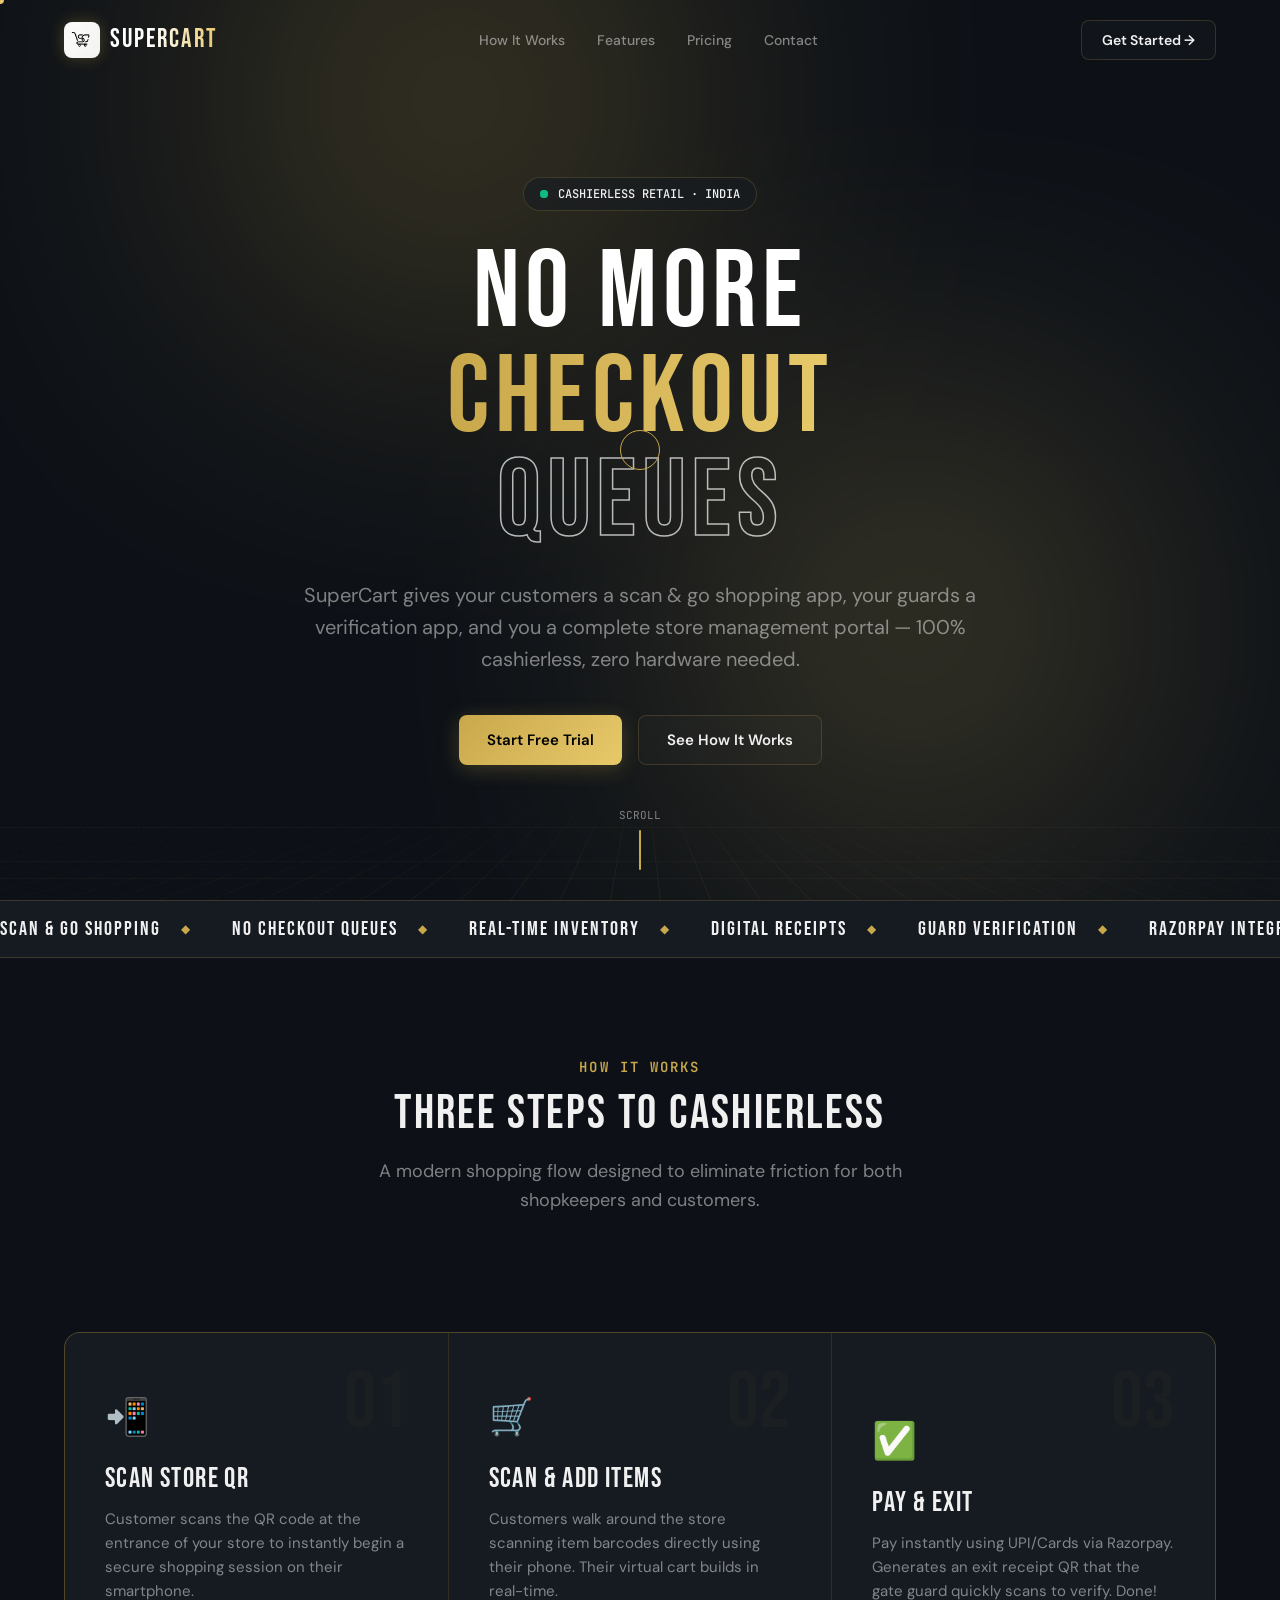
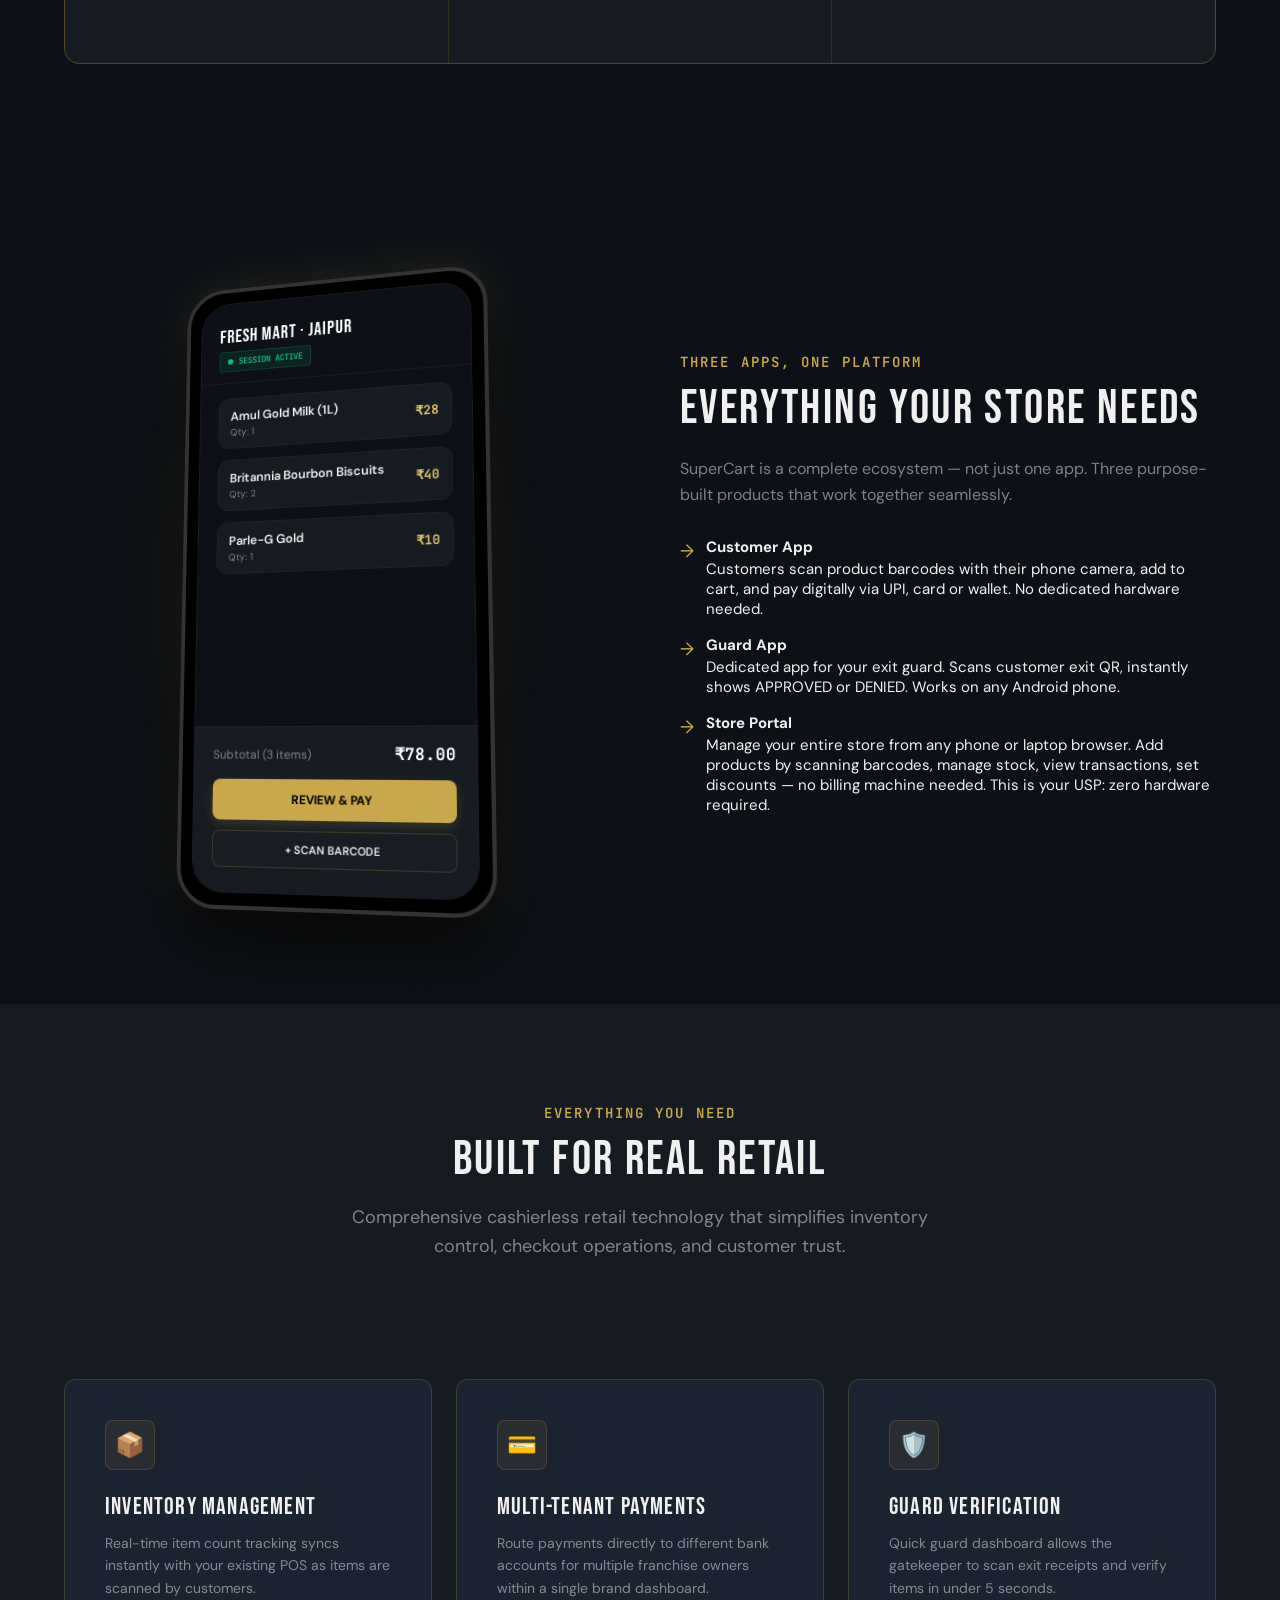
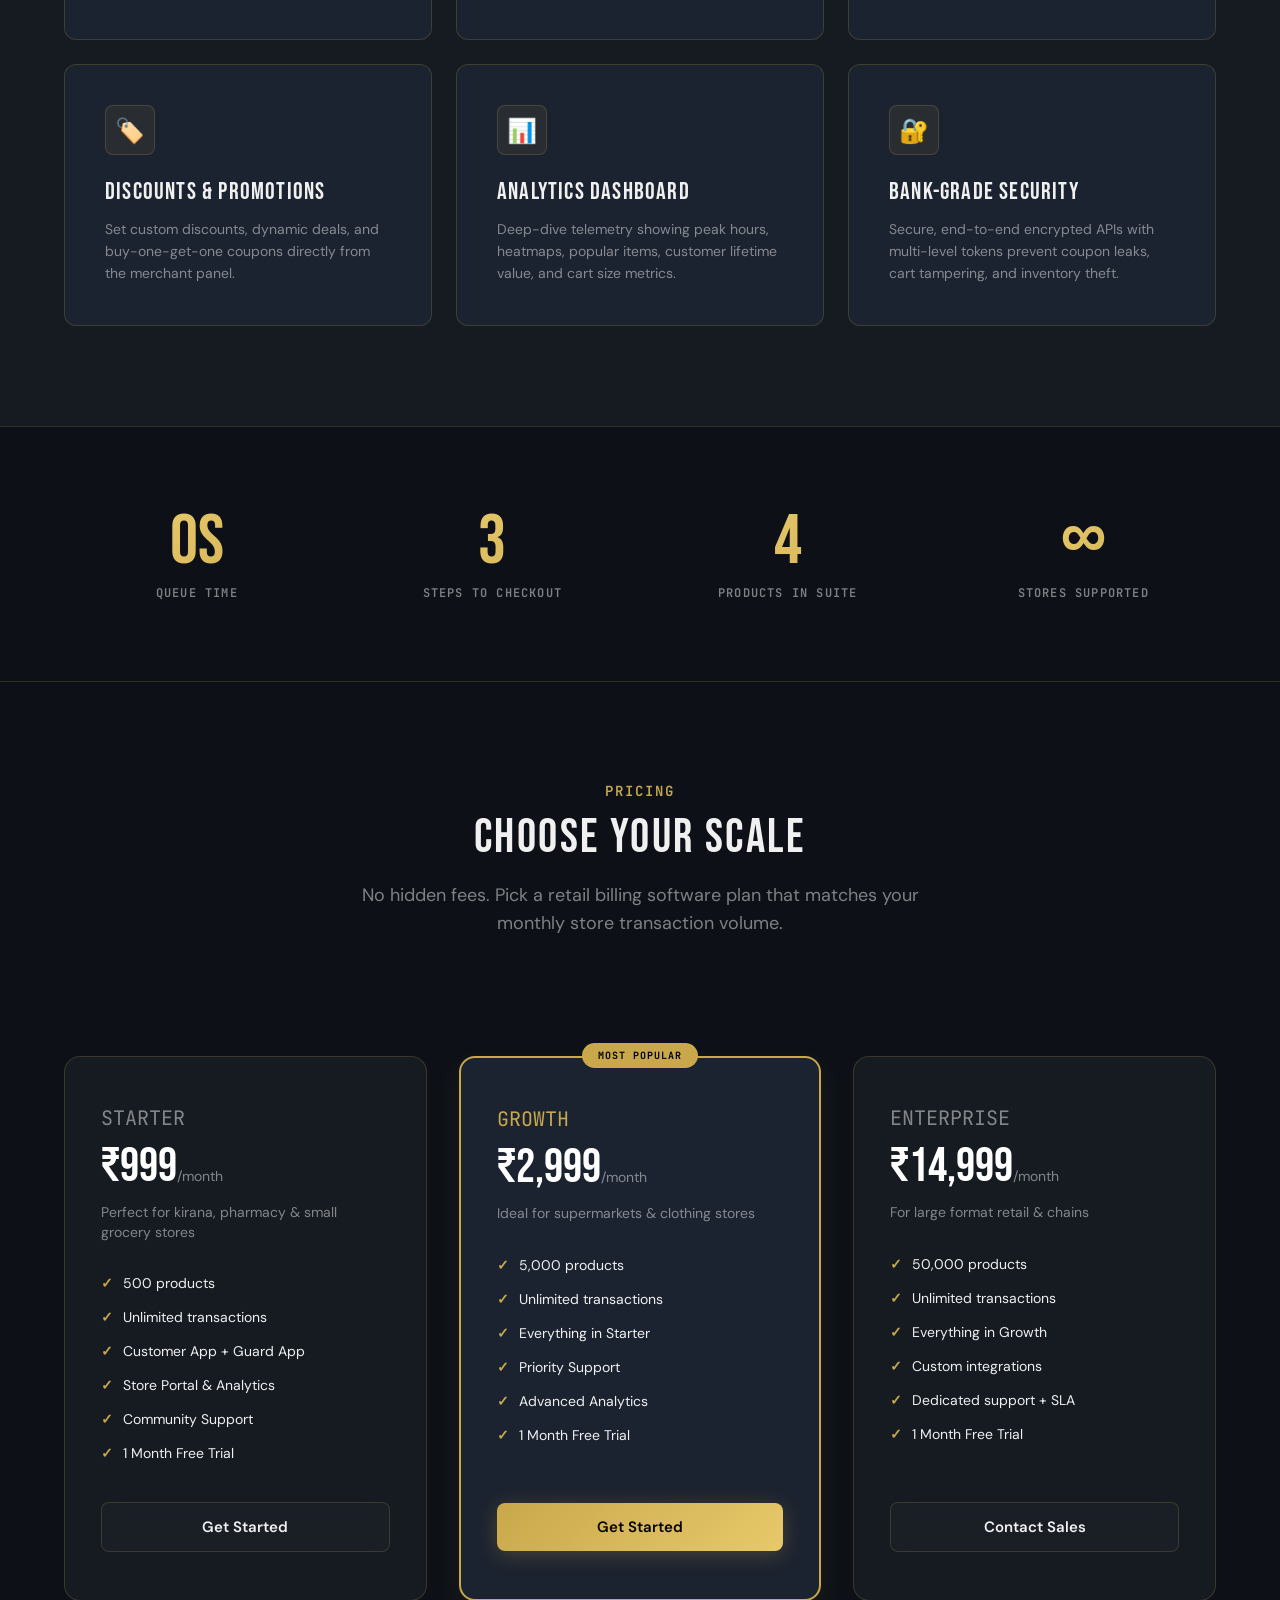
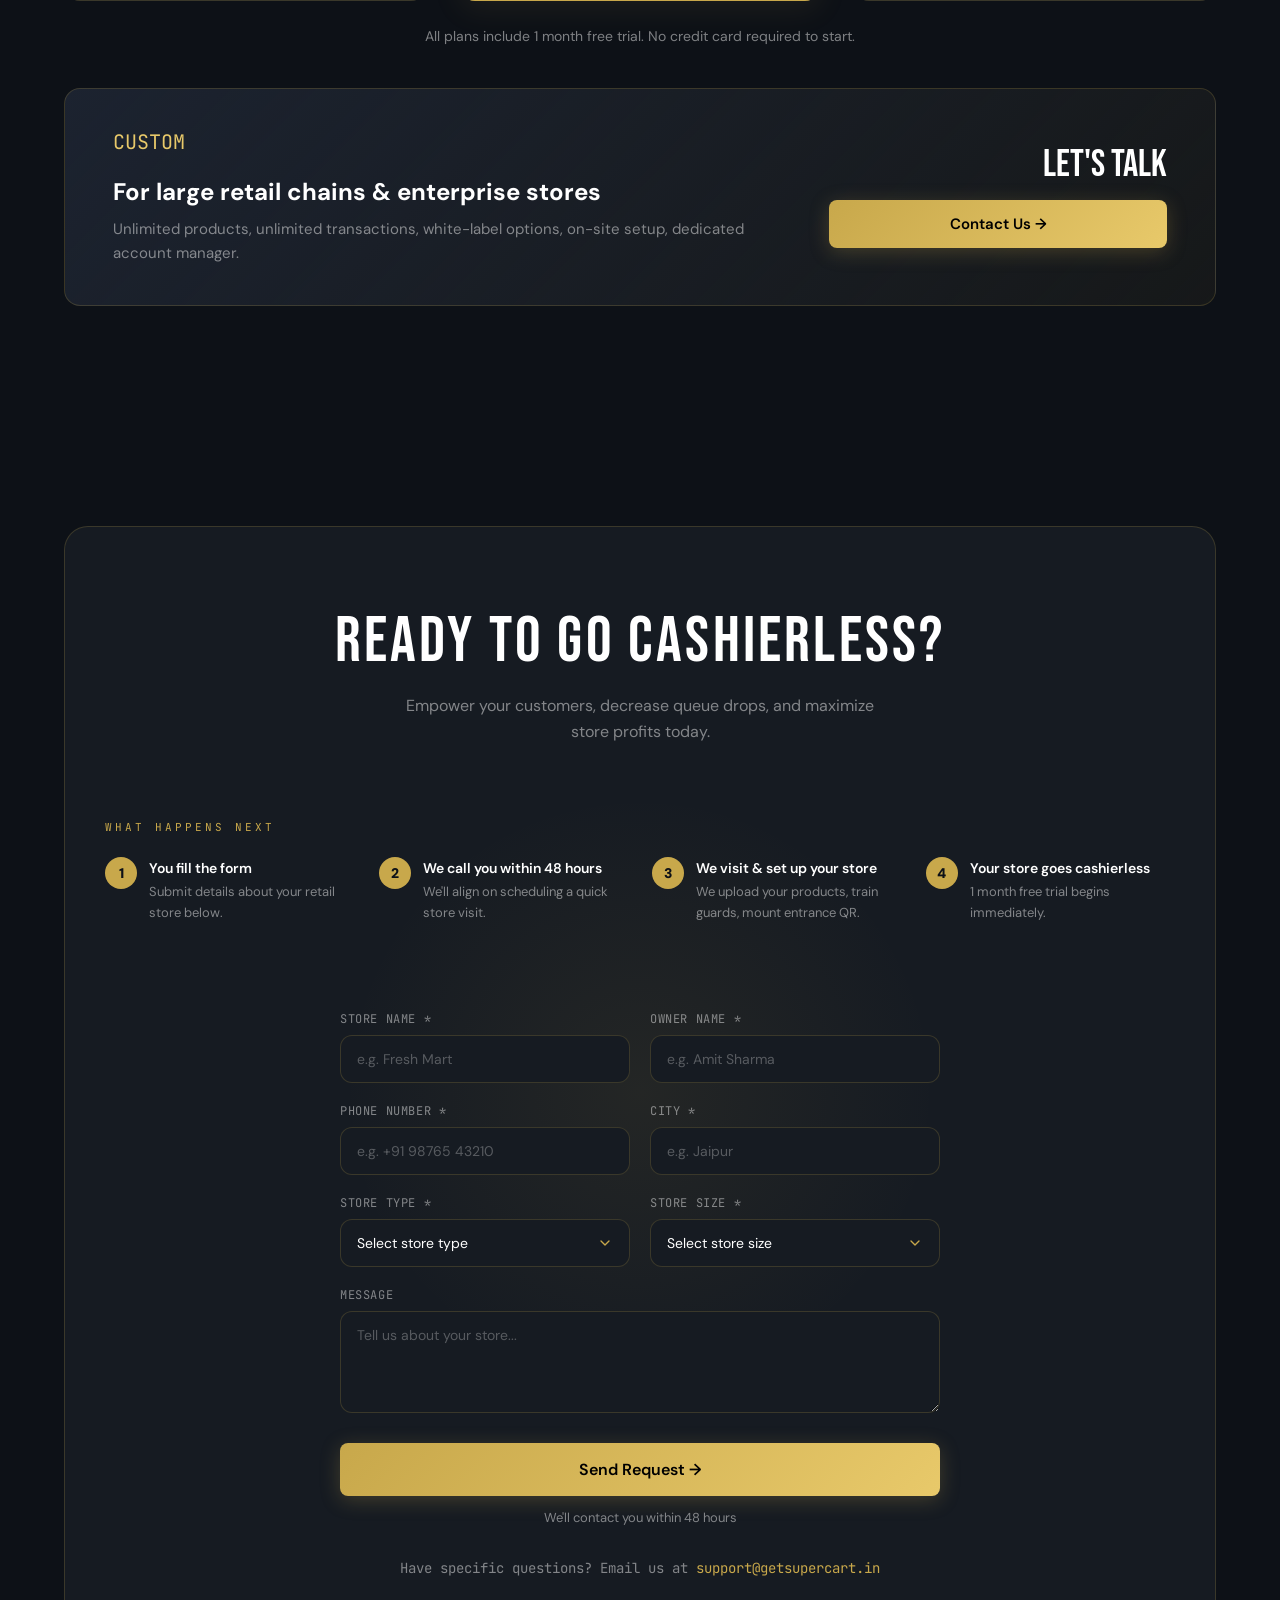
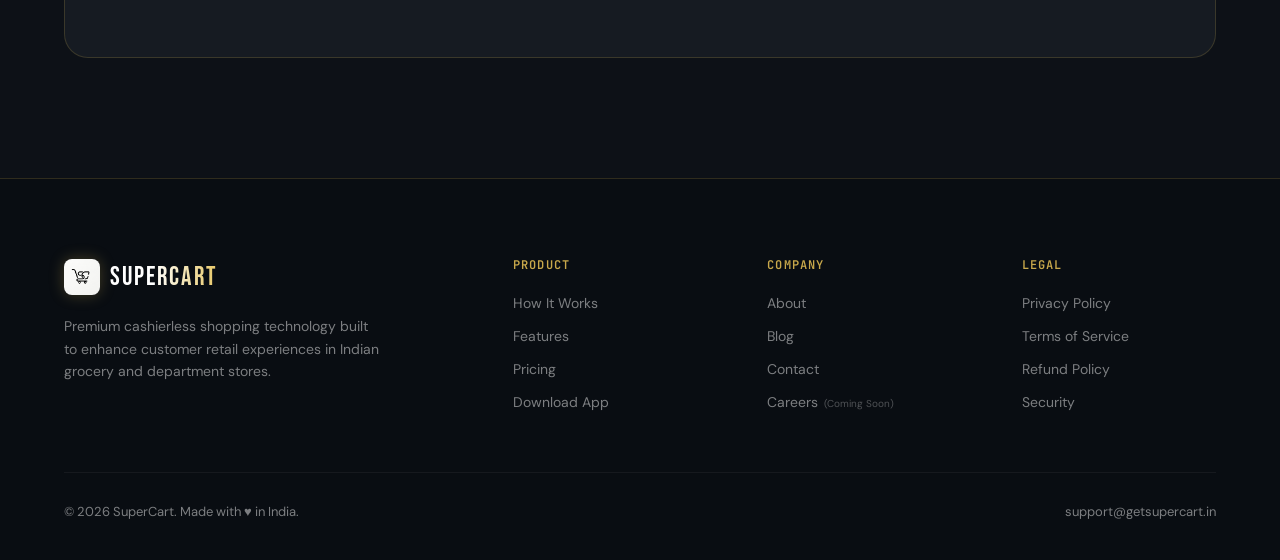
<file: index.html>
<!DOCTYPE html>
<html lang="en">
<head>
  <meta charset="UTF-8">
  <meta name="viewport" content="width=device-width, initial-scale=1.0">
  <title>SuperCart — Cashierless Shopping System for Indian Retail Stores</title>
  <meta name="description" content="SuperCart is India's leading cashierless shopping platform. Let customers scan products, pay digitally & exit without queues. Self-checkout system for grocery stores, supermarkets & retail chains. Starting ₹999/month.">
  <meta name="keywords" content="cashierless shopping India, self checkout system India, retail billing software India, scan and pay shopping, no queue retail India, POS system grocery store India, cashierless retail technology, retail management software India, self checkout app India, scan and go shopping India, cashierless supermarket India, retail SaaS India">
  <meta name="author" content="SuperCart">
  <meta name="robots" content="index, follow">
  <meta name="language" content="English">
  <meta name="geo.region" content="IN">
  <meta name="geo.country" content="India">

  <!-- Open Graph -->
  <meta property="og:type" content="website">
  <meta property="og:url" content="https://getsupercart.in">
  <meta property="og:title" content="SuperCart — No More Checkout Queues | Cashierless Shopping India">
  <meta property="og:description" content="Transform your retail store with SuperCart's cashierless shopping system. Customers scan, pay & go. No queues, no cashiers needed. Starting ₹999/month.">
  <meta property="og:image" content="https://getsupercart.in/og-image.png">
  <meta property="og:locale" content="en_IN">
  <meta property="og:site_name" content="SuperCart">

  <!-- Twitter Card -->
  <meta name="twitter:card" content="summary_large_image">
  <meta name="twitter:title" content="SuperCart — Cashierless Shopping for Indian Retail">
  <meta name="twitter:description" content="No more checkout queues. Customers scan products, pay digitally, exit verified. Built for Indian retail. Starting ₹999/month.">
  <meta name="twitter:image" content="https://getsupercart.in/og-image.png">

  <!-- Canonical -->
  <link rel="canonical" href="https://getsupercart.in">

  <!-- Schema.org structured data -->
  <script type="application/ld+json">
  {
    "@context": "https://schema.org",
    "@type": "SoftwareApplication",
    "name": "SuperCart",
    "description": "Cashierless shopping platform for Indian retail stores. Customers scan products, pay digitally, and exit without queues.",
    "url": "https://getsupercart.in",
    "applicationCategory": "BusinessApplication",
    "operatingSystem": "Android, iOS, Web",
    "offers": [
      {
        "@type": "Offer",
        "name": "Starter Plan",
        "price": "999",
        "priceCurrency": "INR",
        "billingPeriod": "P1M"
      },
      {
        "@type": "Offer", 
        "name": "Growth Plan",
        "price": "2999",
        "priceCurrency": "INR",
        "billingPeriod": "P1M"
      },
      {
        "@type": "Offer",
        "name": "Enterprise Plan", 
        "price": "14999",
        "priceCurrency": "INR",
        "billingPeriod": "P1M"
      }
    ],
    "provider": {
      "@type": "Organization",
      "name": "SuperCart",
      "url": "https://getsupercart.in",
      "email": "support@getsupercart.in",
      "address": {
        "@type": "PostalAddress",
        "addressLocality": "Jaipur",
        "addressRegion": "Rajasthan",
        "addressCountry": "IN"
      }
    }
  }
  </script>

  <!-- FAQ Schema for SEO -->
  <script type="application/ld+json">
  {
    "@context": "https://schema.org",
    "@type": "FAQPage",
    "mainEntity": [
      {
        "@type": "Question",
        "name": "What is SuperCart?",
        "acceptedAnswer": {
          "@type": "Answer",
          "text": "SuperCart is a cashierless shopping platform for Indian retail stores. Customers scan product barcodes with their phone, pay digitally via Razorpay, and exit after guard verification — no queues, no cashiers needed."
        }
      },
      {
        "@type": "Question",
        "name": "How much does SuperCart cost?",
        "acceptedAnswer": {
          "@type": "Answer",
          "text": "SuperCart starts at ₹999/month for the Starter plan (500 products). Growth plan is ₹2,999/month (5,000 products). Enterprise is ₹14,999/month (50,000 products). All plans include 1 month free trial."
        }
      },
      {
        "@type": "Question",
        "name": "Is SuperCart available in India?",
        "acceptedAnswer": {
          "@type": "Answer",
          "text": "Yes, SuperCart is built specifically for Indian retail stores. It supports Razorpay payments (UPI, cards, wallets), works on Android and iOS, and is currently available across India."
        }
      },
      {
        "@type": "Question",
        "name": "Does SuperCart work for grocery stores?",
        "acceptedAnswer": {
          "@type": "Answer",
          "text": "Yes, SuperCart works for grocery stores, supermarkets, pharmacies, clothing stores, and any retail store with barcoded products. The Starter plan at ₹999/month is perfect for small grocery and kirana stores."
        }
      },
      {
        "@type": "Question",
        "name": "What is the difference between SuperCart and a traditional POS system?",
        "acceptedAnswer": {
          "@type": "Answer",
          "text": "Traditional POS systems require cashier staff (₹8,000-15,000/month salary) plus hardware. SuperCart eliminates cashiers entirely — customers scan themselves. Total savings: ₹7,000-14,000/month per store."
        }
      }
    ]
  }
  </script>

  <!-- Favicon -->
  <link rel="icon" type="image/png" href="favicon.png">

  <!-- CSS Stylesheet -->
  <link rel="stylesheet" href="style.css">
</head>
<body>

  <!-- Custom Cursor Elements -->
  <div class="custom-cursor-dot" id="cursor-dot"></div>
  <div class="custom-cursor-ring" id="cursor-ring"></div>

  <!-- Navbar -->
  <header class="navbar" id="navbar">
    <div class="container">
      <a href="#" class="logo clickable" id="nav-logo">
        <img src="logo.png" alt="SuperCart Logo" class="logo-img">
        <span class="logo-text">SUPERCART</span>
      </a>
      
      <ul class="nav-links">
        <li><a href="#how-it-works" class="clickable" id="link-works">How It Works</a></li>
        <li><a href="#features" class="clickable" id="link-features">Features</a></li>
        <li><a href="#pricing" class="clickable" id="link-pricing">Pricing</a></li>
        <li><a href="#contact" class="clickable" id="link-contact">Contact</a></li>
      </ul>

      <a href="#pricing" class="btn btn-ghost clickable" style="padding: 10px 20px; font-size: 14px;" id="btn-nav-cta">
        Get Started →
      </a>
    </div>
  </header>

  <!-- Hero Section -->
  <section class="hero" id="hero">
    <!-- Background Glow Orbs -->
    <div class="glow-orb orb-1"></div>
    <div class="glow-orb orb-2"></div>
    
    <!-- 3D Perspective Grid Floor -->
    <div class="grid-floor-container">
      <div class="grid-floor"></div>
    </div>

    <div class="container">
      <!-- Pulser Badge -->
      <div class="hero-badge reveal stagger-1" id="hero-badge">
        <span class="badge-dot"></span>
        <span>CASHIERLESS RETAIL · INDIA</span>
      </div>

      <!-- Bebas Neue Headline -->
      <h1 class="hero-headline reveal stagger-2" id="hero-headline">
        <span class="line-1">NO MORE</span>
        <span class="line-2">CHECKOUT</span>
        <span class="line-3">QUEUES</span>
      </h1>

      <!-- Subtitle -->
      <p class="hero-subtitle reveal stagger-3" id="hero-subtitle">
        SuperCart gives your customers a scan & go shopping app, your guards a verification app, and you a complete store management portal — 100% cashierless, zero hardware needed.
      </p>

      <!-- Action Buttons -->
      <div class="hero-actions reveal stagger-4" id="hero-actions">
        <a href="#pricing" class="btn btn-primary clickable" id="btn-hero-trial">Start Free Trial</a>
        <a href="#how-it-works" class="btn btn-ghost clickable" id="btn-hero-works">See How It Works</a>
      </div>

      <!-- Trust Strip -->
      <div class="trust-strip reveal stagger-4" id="trust-strip">
        <div class="trust-item" id="trust-sec">
          <span class="trust-icon">🔒</span> Secure Payments
        </div>
        <div class="trust-item" id="trust-setup">
          <span class="trust-icon">⚡</span> 2-min Setup
        </div>
        <div class="trust-item" id="trust-platforms">
          <span class="trust-icon">📱</span> Android & iOS
        </div>
      </div>
    </div>

    <!-- Scroll Indicator -->
    <div class="scroll-indicator" id="scroll-ind">
      <span>SCROLL</span>
      <div class="scroll-line-container">
        <div class="scroll-line"></div>
      </div>
    </div>
  </section>

  <!-- Infinite Scrolling Ticker Strip -->
  <div class="ticker-container" id="ticker-strip">
    <div class="ticker-wrap">
      <div class="ticker-track">
        <div class="ticker-item">SCAN & GO SHOPPING <span class="ticker-separator">◆</span></div>
        <div class="ticker-item">NO CHECKOUT QUEUES <span class="ticker-separator">◆</span></div>
        <div class="ticker-item">REAL-TIME INVENTORY <span class="ticker-separator">◆</span></div>
        <div class="ticker-item">DIGITAL RECEIPTS <span class="ticker-separator">◆</span></div>
        <div class="ticker-item">GUARD VERIFICATION <span class="ticker-separator">◆</span></div>
        <div class="ticker-item">RAZORPAY INTEGRATION <span class="ticker-separator">◆</span></div>
        <!-- Duplicated items for seamless infinite scroll -->
        <div class="ticker-item">SCAN & GO SHOPPING <span class="ticker-separator">◆</span></div>
        <div class="ticker-item">NO CHECKOUT QUEUES <span class="ticker-separator">◆</span></div>
        <div class="ticker-item">REAL-TIME INVENTORY <span class="ticker-separator">◆</span></div>
        <div class="ticker-item">DIGITAL RECEIPTS <span class="ticker-separator">◆</span></div>
        <div class="ticker-item">GUARD VERIFICATION <span class="ticker-separator">◆</span></div>
        <div class="ticker-item">RAZORPAY INTEGRATION <span class="ticker-separator">◆</span></div>
      </div>
    </div>
  </div>

  <!-- How It Works Section -->
  <section class="how-it-works reveal" id="how-it-works">
    <div class="container">
      <div class="section-header">
        <span class="section-label">How It Works</span>
        <h2 class="section-title">THREE STEPS TO CASHIERLESS</h2>
        <p class="section-subtitle">A modern shopping flow designed to eliminate friction for both shopkeepers and customers.</p>
      </div>

      <div class="steps-grid">
        <!-- Step 1 -->
        <div class="step-card clickable" id="step-01">
          <div class="step-number">01</div>
          <div class="step-icon">📲</div>
          <h3 class="step-title">Scan Store QR</h3>
          <p class="step-desc">Customer scans the QR code at the entrance of your store to instantly begin a secure shopping session on their smartphone.</p>
        </div>

        <!-- Step 2 -->
        <div class="step-card clickable" id="step-02">
          <div class="step-number">02</div>
          <div class="step-icon">🛒</div>
          <h3 class="step-title">Scan & Add Items</h3>
          <p class="step-desc">Customers walk around the store scanning item barcodes directly using their phone. Their virtual cart builds in real-time.</p>
        </div>

        <!-- Step 3 -->
        <div class="step-card clickable" id="step-03">
          <div class="step-number">03</div>
          <div class="step-icon">✅</div>
          <h3 class="step-title">Pay & Exit</h3>
          <p class="step-desc">Pay instantly using UPI/Cards via Razorpay. Generates an exit receipt QR that the gate guard quickly scans to verify. Done!</p>
        </div>
      </div>
    </div>
  </section>

  <!-- Phone Mockup Section -->
  <section class="phone-mockup-section reveal" id="customer-app">
    <div class="container">
      <div class="phone-split-grid">
        <!-- 3D Phone Mockup Left Column -->
        <div class="phone-mockup-wrapper">
          <div class="phone-glow"></div>
          
          <div class="phone-container" id="phone-container">
            <div class="phone-screen">
              <!-- Phone header -->
              <div class="phone-header">
                <span class="phone-store-name">FRESH MART · JAIPUR</span>
                <div class="phone-session-badge">
                  <span class="phone-session-dot"></span>
                  SESSION ACTIVE
                </div>
              </div>
              
              <!-- Cart list items -->
              <div class="phone-items-list">
                <div class="phone-item">
                  <div class="phone-item-details">
                    <span class="phone-item-name">Amul Gold Milk (1L)</span>
                    <span class="phone-item-qty">Qty: 1</span>
                  </div>
                  <span class="phone-item-price">₹28</span>
                </div>
                
                <div class="phone-item">
                  <div class="phone-item-details">
                    <span class="phone-item-name">Britannia Bourbon Biscuits</span>
                    <span class="phone-item-qty">Qty: 2</span>
                  </div>
                  <span class="phone-item-price">₹40</span>
                </div>
                
                <div class="phone-item">
                  <div class="phone-item-details">
                    <span class="phone-item-name">Parle-G Gold</span>
                    <span class="phone-item-qty">Qty: 1</span>
                  </div>
                  <span class="phone-item-price">₹10</span>
                </div>
              </div>
              
              <!-- Payment buttons -->
              <div class="phone-footer">
                <div class="phone-total-row">
                  <span class="phone-total-label">Subtotal (3 items)</span>
                  <span class="phone-total-price">₹78.00</span>
                </div>
                <button class="phone-btn-pay clickable" id="btn-mock-pay">REVIEW & PAY</button>
                <button class="phone-btn-scan clickable" id="btn-mock-scan">+ SCAN BARCODE</button>
              </div>
            </div>
          </div>
        </div>

        <!-- Text Description Right Column -->
        <div class="phone-text-content">
          <span class="section-label">THREE APPS, ONE PLATFORM</span>
          <h2 class="section-title">EVERYTHING YOUR STORE NEEDS</h2>
          <p>SuperCart is a complete ecosystem — not just one app. Three purpose-built products that work together seamlessly.</p>
          
          <ul class="app-features-list">
            <li class="app-feature-item" id="app-f-1">
              <span class="app-feature-icon">→</span>
              <div class="app-feature-text">
                <strong>Customer App</strong>
                Customers scan product barcodes with their phone camera, add to cart, and pay digitally via UPI, card or wallet. No dedicated hardware needed.
              </div>
            </li>
            <li class="app-feature-item" id="app-f-2">
              <span class="app-feature-icon">→</span>
              <div class="app-feature-text">
                <strong>Guard App</strong>
                Dedicated app for your exit guard. Scans customer exit QR, instantly shows APPROVED or DENIED. Works on any Android phone.
              </div>
            </li>
            <li class="app-feature-item" id="app-f-3">
              <span class="app-feature-icon">→</span>
              <div class="app-feature-text">
                <strong>Store Portal</strong>
                Manage your entire store from any phone or laptop browser. Add products by scanning barcodes, manage stock, view transactions, set discounts — no billing machine needed. This is your USP: zero hardware required.
              </div>
            </li>
          </ul>
        </div>
      </div>
    </div>
  </section>

  <!-- Features Section -->
  <section class="features-section reveal" id="features">
    <div class="container">
      <div class="section-header">
        <span class="section-label">Everything You Need</span>
        <h2 class="section-title">BUILT FOR REAL RETAIL</h2>
        <p class="section-subtitle">Comprehensive cashierless retail technology that simplifies inventory control, checkout operations, and customer trust.</p>
      </div>

      <div class="features-grid">
        <!-- Feature 1 -->
        <div class="feature-card clickable" id="feat-inventory">
          <div class="feature-icon-box">📦</div>
          <h3>Inventory Management</h3>
          <p>Real-time item count tracking syncs instantly with your existing POS as items are scanned by customers.</p>
        </div>

        <!-- Feature 2 -->
        <div class="feature-card clickable" id="feat-payments">
          <div class="feature-icon-box">💳</div>
          <h3>Multi-tenant Payments</h3>
          <p>Route payments directly to different bank accounts for multiple franchise owners within a single brand dashboard.</p>
        </div>

        <!-- Feature 3 -->
        <div class="feature-card clickable" id="feat-guard">
          <div class="feature-icon-box">🛡️</div>
          <h3>Guard Verification</h3>
          <p>Quick guard dashboard allows the gatekeeper to scan exit receipts and verify items in under 5 seconds.</p>
        </div>

        <!-- Feature 4 -->
        <div class="feature-card clickable" id="feat-discounts">
          <div class="feature-icon-box">🏷️</div>
          <h3>Discounts & Promotions</h3>
          <p>Set custom discounts, dynamic deals, and buy-one-get-one coupons directly from the merchant panel.</p>
        </div>

        <!-- Feature 5 -->
        <div class="feature-card clickable" id="feat-analytics">
          <div class="feature-icon-box">📊</div>
          <h3>Analytics Dashboard</h3>
          <p>Deep-dive telemetry showing peak hours, heatmaps, popular items, customer lifetime value, and cart size metrics.</p>
        </div>

        <!-- Feature 6 -->
        <div class="feature-card clickable" id="feat-security">
          <div class="feature-icon-box">🔐</div>
          <h3>Bank-grade Security</h3>
          <p>Secure, end-to-end encrypted APIs with multi-level tokens prevent coupon leaks, cart tampering, and inventory theft.</p>
        </div>
      </div>
    </div>
  </section>

  <!-- Stats Section -->
  <section class="stats-section reveal" id="stats">
    <div class="container">
      <div class="stats-grid">
        <div class="stat-item" id="stat-queue">
          <div class="stat-number">0s</div>
          <div class="stat-label">QUEUE TIME</div>
        </div>
        <div class="stat-item" id="stat-steps">
          <div class="stat-number">3</div>
          <div class="stat-label">STEPS TO CHECKOUT</div>
        </div>
        <div class="stat-item" id="stat-products">
          <div class="stat-number">4</div>
          <div class="stat-label">PRODUCTS IN SUITE</div>
        </div>
        <div class="stat-item" id="stat-stores">
          <div class="stat-number">∞</div>
          <div class="stat-label">STORES SUPPORTED</div>
        </div>
      </div>
    </div>
  </section>

  <!-- Pricing Section -->
  <section class="pricing-section reveal" id="pricing">
    <div class="container">
      <div class="section-header">
        <span class="section-label">Pricing</span>
        <h2 class="section-title">CHOOSE YOUR SCALE</h2>
        <p class="section-subtitle">No hidden fees. Pick a retail billing software plan that matches your monthly store transaction volume.</p>
      </div>

      <div class="pricing-grid">
        <!-- Starter Plan -->
        <div class="pricing-card" id="pricing-starter">
          <div class="pricing-header">
            <div class="pricing-tier">STARTER</div>
            <div class="pricing-price">₹999<span>/month</span></div>
            <p class="pricing-target" style="font-size: 14px; color: var(--text-muted); margin-top: 12px; line-height: 1.4;">Perfect for kirana, pharmacy & small grocery stores</p>
          </div>
          <ul class="pricing-features">
            <li>500 products</li>
            <li>Unlimited transactions</li>
            <li>Customer App + Guard App</li>
            <li>Store Portal & Analytics</li>
            <li>Community Support</li>
            <li>1 Month Free Trial</li>
          </ul>
          <a href="#contact" class="btn btn-ghost clickable" id="btn-pricing-starter">Get Started</a>
        </div>

        <!-- Growth Plan (Featured) -->
        <div class="pricing-card featured" id="pricing-growth">
          <div class="popular-badge">MOST POPULAR</div>
          <div class="pricing-header">
            <div class="pricing-tier">GROWTH</div>
            <div class="pricing-price">₹2,999<span>/month</span></div>
            <p class="pricing-target" style="font-size: 14px; color: var(--text-muted); margin-top: 12px; line-height: 1.4;">Ideal for supermarkets & clothing stores</p>
          </div>
          <ul class="pricing-features">
            <li>5,000 products</li>
            <li>Unlimited transactions</li>
            <li>Everything in Starter</li>
            <li>Priority Support</li>
            <li>Advanced Analytics</li>
            <li>1 Month Free Trial</li>
          </ul>
          <a href="#contact" class="btn btn-primary clickable" id="btn-pricing-growth">Get Started</a>
        </div>

        <!-- Enterprise Plan -->
        <div class="pricing-card" id="pricing-enterprise">
          <div class="pricing-header">
            <div class="pricing-tier">ENTERPRISE</div>
            <div class="pricing-price">₹14,999<span>/month</span></div>
            <p class="pricing-target" style="font-size: 14px; color: var(--text-muted); margin-top: 12px; line-height: 1.4;">For large format retail & chains</p>
          </div>
          <ul class="pricing-features">
            <li>50,000 products</li>
            <li>Unlimited transactions</li>
            <li>Everything in Growth</li>
            <li>Custom integrations</li>
            <li>Dedicated support + SLA</li>
            <li>1 Month Free Trial</li>
          </ul>
          <a href="#contact" class="btn btn-ghost clickable" id="btn-pricing-enterprise">Contact Sales</a>
        </div>
      </div>

      <!-- Trial Note -->
      <p class="pricing-trial-note">All plans include 1 month free trial. No credit card required to start.</p>

      <!-- Custom / Enterprise Plus Card (Separate Row) -->
      <div class="pricing-custom-card" id="pricing-custom">
        <div class="pricing-custom-left">
          <div class="pricing-tier" style="color: var(--gold-bright);">CUSTOM</div>
          <h3 class="pricing-custom-title">For large retail chains & enterprise stores</h3>
          <p class="pricing-custom-desc">Unlimited products, unlimited transactions, white-label options, on-site setup, dedicated account manager.</p>
        </div>
        <div class="pricing-custom-right">
          <div class="pricing-price">Let's Talk</div>
          <a href="#contact" class="btn btn-primary clickable" id="btn-pricing-custom">Contact Us →</a>
        </div>
      </div>

      <style>
        .pricing-trial-note {
          text-align: center;
          font-size: 14px;
          color: var(--text-muted);
          margin-top: 24px;
          margin-bottom: 40px;
        }

        .pricing-custom-card {
          display: grid;
          grid-template-columns: 2fr 1fr;
          gap: 40px;
          background: linear-gradient(135deg, var(--surface-color-2) 0%, rgba(200, 168, 75, 0.05) 100%);
          border: 1px solid var(--border-color);
          border-radius: 16px;
          padding: 40px 48px;
          align-items: center;
          transition: var(--transition-smooth);
          position: relative;
          overflow: hidden;
        }

        .pricing-custom-card:hover {
          transform: translateY(-4px);
          border-color: rgba(200, 168, 75, 0.4);
          box-shadow: 0 15px 35px rgba(0, 0, 0, 0.4), 0 0 25px rgba(200, 168, 75, 0.05);
        }

        .pricing-custom-left {
          display: flex;
          flex-direction: column;
          gap: 12px;
          text-align: left;
        }

        .pricing-custom-title {
          font-family: var(--font-body);
          font-size: 24px;
          font-weight: 700;
          color: #FFF;
          letter-spacing: normal;
        }

        .pricing-custom-desc {
          font-size: 15px;
          color: var(--text-muted);
          line-height: 1.6;
        }

        .pricing-custom-right {
          display: flex;
          flex-direction: column;
          align-items: flex-end;
          gap: 16px;
          justify-content: center;
        }

        .pricing-custom-right .pricing-price {
          font-size: 38px;
          text-align: right;
          font-family: var(--font-heading);
          color: #FFF;
        }

        .pricing-custom-right .btn {
          width: 100%;
          white-space: nowrap;
        }

        @media (max-width: 768px) {
          .pricing-custom-card {
            grid-template-columns: 1fr;
            gap: 30px;
            padding: 36px 24px;
            text-align: center;
          }
          .pricing-custom-left {
            text-align: center;
          }
          .pricing-custom-right {
            align-items: center;
          }
          .pricing-custom-right .pricing-price {
            text-align: center;
          }
        }
      </style>
    </div>
  </section>

  <!-- CTA Banner -->
  <section class="cta-section reveal" id="contact">
    <div class="container">
      <div class="cta-banner">
        <div class="cta-glow"></div>
        <div class="cta-content">
          <h2 class="cta-title">READY TO GO CASHIERLESS?</h2>
          <p class="cta-subtitle">Empower your customers, decrease queue drops, and maximize store profits today.</p>
          
          <div class="what-happens-next">
            <h3>WHAT HAPPENS NEXT</h3>
            <div class="steps-row">
              <div class="step-item">
                <div class="step-circle">1</div>
                <div class="step-content">
                  <strong>You fill the form</strong>
                  <p>Submit details about your retail store below.</p>
                </div>
              </div>
              <div class="step-item">
                <div class="step-circle">2</div>
                <div class="step-content">
                  <strong>We call you within 48 hours</strong>
                  <p>We'll align on scheduling a quick store visit.</p>
                </div>
              </div>
              <div class="step-item">
                <div class="step-circle">3</div>
                <div class="step-content">
                  <strong>We visit & set up your store</strong>
                  <p>We upload your products, train guards, mount entrance QR.</p>
                </div>
              </div>
              <div class="step-item">
                <div class="step-circle">4</div>
                <div class="step-content">
                  <strong>Your store goes cashierless</strong>
                  <p>1 month free trial begins immediately.</p>
                </div>
              </div>
            </div>
          </div>
          
          <!-- Lead Capture Form -->
          <form id="lead-form" action="https://formspree.io/f/mkoarovw" method="POST" class="lead-form">
            <div class="form-grid">
              <div class="form-group">
                <label for="store-name">Store Name *</label>
                <input type="text" id="store-name" name="storeName" required placeholder="e.g. Fresh Mart" class="clickable">
              </div>
              <div class="form-group">
                <label for="owner-name">Owner Name *</label>
                <input type="text" id="owner-name" name="ownerName" required placeholder="e.g. Amit Sharma" class="clickable">
              </div>
              <div class="form-group">
                <label for="phone-number">Phone Number *</label>
                <input type="tel" id="phone-number" name="phone" required placeholder="e.g. +91 98765 43210" class="clickable">
              </div>
              <div class="form-group">
                <label for="city">City *</label>
                <input type="text" id="city" name="city" required placeholder="e.g. Jaipur" class="clickable">
              </div>
              <div class="form-group">
                <label for="store-type">Store Type *</label>
                <select id="store-type" name="storeType" required class="clickable">
                  <option value="" disabled selected>Select store type</option>
                  <option value="Grocery/General">Grocery/General</option>
                  <option value="Clothing/Apparel">Clothing/Apparel</option>
                  <option value="Electronics">Electronics</option>
                  <option value="Pharmacy">Pharmacy</option>
                  <option value="Other">Other</option>
                </select>
              </div>
              <div class="form-group">
                <label for="store-size">Store Size *</label>
                <select id="store-size" name="storeSize" required class="clickable">
                  <option value="" disabled selected>Select store size</option>
                  <option value="Small under 500 sqft">Small under 500 sqft</option>
                  <option value="Medium 500-2000 sqft">Medium 500-2000 sqft</option>
                  <option value="Large above 2000 sqft">Large above 2000 sqft</option>
                </select>
              </div>
            </div>
            <div class="form-group full-width">
              <label for="message">Message</label>
              <textarea id="message" name="message" placeholder="Tell us about your store..." rows="4" class="clickable"></textarea>
            </div>
            <button type="submit" class="btn btn-primary btn-submit clickable" id="btn-submit-lead">Send Request →</button>
            <p class="form-note">We'll contact you within 48 hours</p>
          </form>

          <div id="form-success-msg" class="form-success-message" style="display: none;">
            <span class="success-icon">✓</span>
            <h3>THANK YOU!</h3>
            <p>Your request has been submitted successfully. We'll contact you within 48 hours.</p>
          </div>

          <span class="cta-email" style="margin-top: 30px; display: block;">Have specific questions? Email us at <a href="mailto:support@getsupercart.in" class="clickable">support@getsupercart.in</a></span>
        </div>
      </div>
    </div>
  </section>

  <script>
    document.getElementById('lead-form').addEventListener('submit', async function(e) {
      e.preventDefault();
      const form = e.target;
      const button = document.getElementById('btn-submit-lead');
      const successMsg = document.getElementById('form-success-msg');
      
      button.disabled = true;
      button.textContent = 'Sending...';
      
      try {
        const response = await fetch(form.action, {
          method: form.method,
          body: new FormData(form),
          headers: {
            'Accept': 'application/json'
          }
        });
        if (response.ok) {
          form.style.display = 'none';
          successMsg.style.display = 'block';
        } else {
          const data = await response.json();
          alert(data.errors ? data.errors.map(err => err.message).join(', ') : 'Oops! There was a problem submitting your form');
          button.disabled = false;
          button.textContent = 'Send Request →';
        }
      } catch (error) {
        alert('Oops! There was a problem submitting your form');
        button.disabled = false;
        button.textContent = 'Send Request →';
      }
    });
  </script>

  <!-- Footer -->
  <footer class="footer">
    <div class="container">
      <div class="footer-grid">
        <!-- Column 1 Logo -->
        <div class="footer-col" id="footer-brand">
          <div class="footer-logo">
            <img src="logo.png" alt="SuperCart Logo" class="logo-img">
            <span class="logo-text">SUPERCART</span>
          </div>
          <p class="footer-desc">Premium cashierless shopping technology built to enhance customer retail experiences in Indian grocery and department stores.</p>
        </div>

        <!-- Column 2 Product -->
        <div class="footer-col" id="footer-prod-links">
          <h4>Product</h4>
          <ul class="footer-links">
            <li><a href="#how-it-works" class="clickable">How It Works</a></li>
            <li><a href="#features" class="clickable">Features</a></li>
            <li><a href="#pricing" class="clickable">Pricing</a></li>
            <li><a href="#" class="clickable">Download App</a></li>
          </ul>
        </div>

        <!-- Column 3 Company -->
        <div class="footer-col" id="footer-comp-links">
          <h4>Company</h4>
          <ul class="footer-links">
            <li><a href="about.html" class="clickable">About</a></li>
            <li><a href="blog.html" class="clickable">Blog</a></li>
            <li><a href="contact.html" class="clickable">Contact</a></li>
            <li><a href="#" class="clickable" title="Coming Soon">Careers <small style="font-size: 10px; opacity: 0.6; margin-left: 2px;">(Coming Soon)</small></a></li>
          </ul>
        </div>

        <!-- Column 4 Legal -->
        <div class="footer-col" id="footer-legal-links">
          <h4>Legal</h4>
          <ul class="footer-links">
            <li><a href="privacy-policy.html" class="clickable">Privacy Policy</a></li>
            <li><a href="terms-of-service.html" class="clickable">Terms of Service</a></li>
            <li><a href="refund-policy.html" class="clickable">Refund Policy</a></li>
            <li><a href="security.html" class="clickable">Security</a></li>
          </ul>
        </div>
      </div>

      <!-- Footer Bottom -->
      <div class="footer-bottom">
        <span>&copy; 2026 SuperCart. Made with &hearts; in India.</span>
        <div class="footer-bottom-links">
          <span>support@getsupercart.in</span>
        </div>
      </div>
    </div>
  </footer>

  <!-- Client-side JavaScript -->
  <script src="script.js"></script>
</body>
</html>
</file>
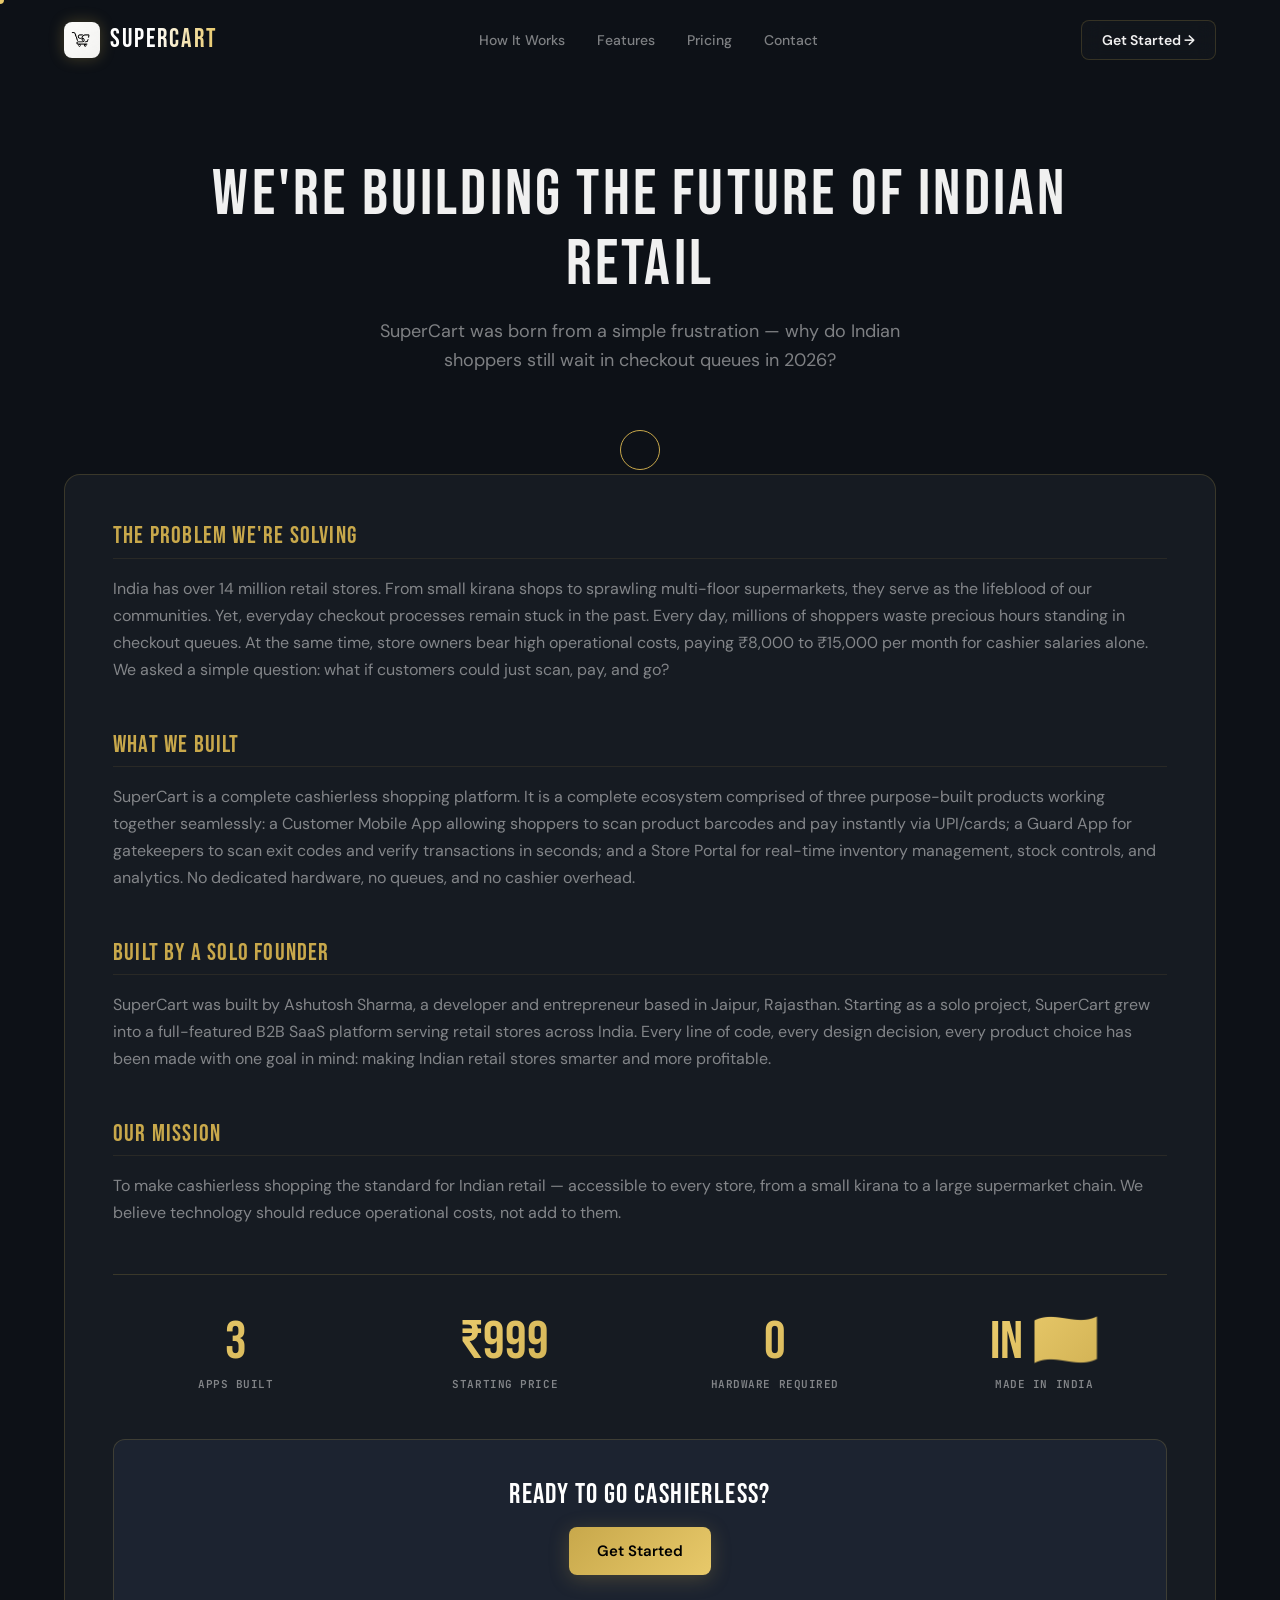
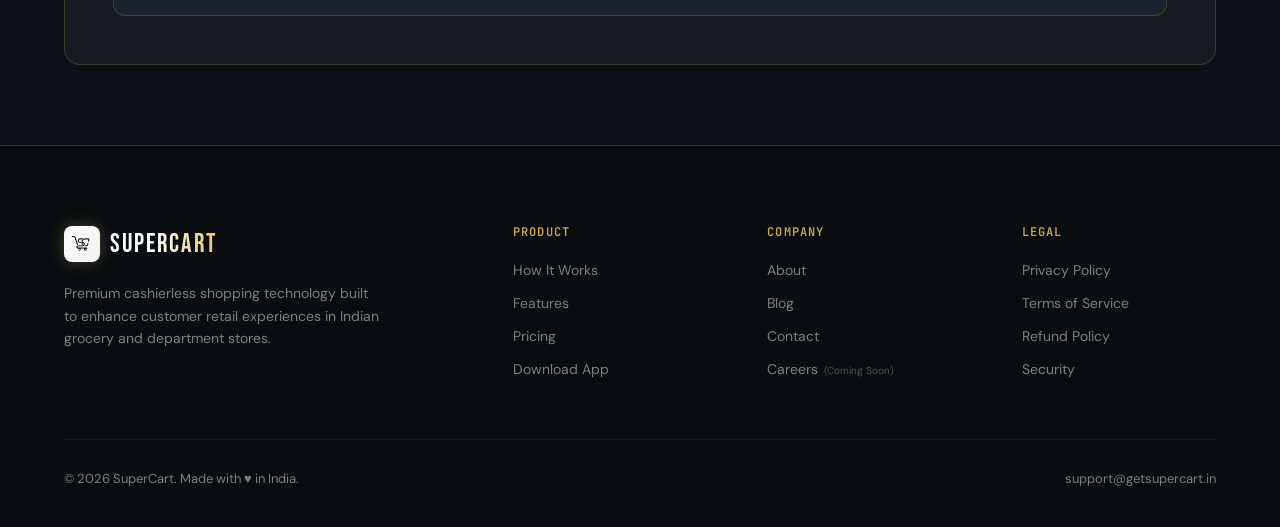
<file: about.html>
<!DOCTYPE html>
<html lang="en">
<head>
  <meta charset="UTF-8">
  <meta name="viewport" content="width=device-width, initial-scale=1.0">
  <title>About Us — SuperCart | Cashierless Shopping for Indian Retail</title>
  <meta name="description" content="Learn about SuperCart's mission to eliminate checkout queues in Indian retail. Built by a solo founder in Jaipur, Rajasthan.">
  <meta property="og:title" content="About Us — SuperCart | Cashierless Shopping for Indian Retail">
  <meta property="og:description" content="Discover how SuperCart is transforming Indian retail with cashierless, zero-hardware billing apps.">
  <meta property="og:url" content="https://getsupercart.in/about.html">
  <meta property="og:image" content="https://getsupercart.in/og-image.png">
  <meta property="og:locale" content="en_IN">
  <meta property="og:site_name" content="SuperCart">
  <meta name="twitter:card" content="summary_large_image">
  <meta name="twitter:title" content="About Us — SuperCart">
  <meta name="twitter:description" content="Our mission to bring cashierless shopping to every Indian retail store.">
  <meta name="twitter:image" content="https://getsupercart.in/og-image.png">
  <link rel="canonical" href="https://getsupercart.in/about.html">
  
  <!-- Favicon -->
  <link rel="icon" type="image/png" href="favicon.png">

  <!-- CSS Stylesheet -->
  <link rel="stylesheet" href="style.css">
  
  <style>
    /* About Page Specific Layout */
    .about-hero {
      padding: 160px 0 60px;
      text-align: center;
      position: relative;
    }
    
    .about-content-section {
      padding: 40px 0 80px;
      position: relative;
      z-index: 5;
    }

    .about-card {
      background: var(--surface-color);
      border: 1px solid var(--border-color);
      border-radius: 16px;
      padding: 48px;
    }

    .about-card h3 {
      font-size: 24px;
      margin-top: 48px;
      margin-bottom: 16px;
      color: var(--gold-accent);
      border-bottom: 1px solid rgba(200, 168, 75, 0.1);
      padding-bottom: 8px;
      font-family: var(--font-heading);
      letter-spacing: 0.05em;
    }

    .about-card h3:first-of-type {
      margin-top: 0;
    }

    .about-card p {
      font-size: 16px;
      line-height: 1.7;
      margin-bottom: 24px;
      color: var(--text-muted);
    }
    
    .about-stats {
      margin-top: 48px;
      padding-top: 40px;
      border-top: 1px solid var(--border-color);
      display: grid;
      grid-template-columns: repeat(4, 1fr);
      gap: 24px;
    }
    
    .about-stat-item {
      text-align: center;
    }
    
    .about-stat-number {
      font-family: var(--font-heading);
      font-size: clamp(36px, 5vw, 54px);
      color: var(--gold-bright);
      line-height: 1;
      margin-bottom: 8px;
      background: linear-gradient(135deg, var(--gold-bright) 30%, var(--gold-accent) 100%);
      -webkit-background-clip: text;
      -webkit-text-fill-color: transparent;
    }
    
    .about-stat-label {
      font-family: var(--font-mono);
      font-size: 11px;
      font-weight: 600;
      letter-spacing: 0.05em;
      color: var(--text-muted);
    }
    
    .about-cta-container {
      margin-top: 48px;
      padding: 40px;
      border: 1px solid var(--border-color);
      border-radius: 12px;
      background: var(--surface-color-2);
      text-align: center;
      display: flex;
      flex-direction: column;
      align-items: center;
      gap: 16px;
    }
    
    .about-cta-title {
      font-family: var(--font-heading);
      font-size: 28px;
      color: #FFF;
    }

    @media (max-width: 768px) {
      .about-card {
        padding: 24px;
      }
      .about-stats {
        grid-template-columns: repeat(2, 1fr);
        gap: 24px;
      }
    }
  </style>
</head>
<body>

  <!-- Custom Cursor Elements -->
  <div class="custom-cursor-dot" id="cursor-dot"></div>
  <div class="custom-cursor-ring" id="cursor-ring"></div>

  <!-- Navbar -->
  <header class="navbar scrolled" id="navbar">
    <div class="container">
      <a href="index.html" class="logo clickable" id="nav-logo">
        <img src="logo.png" alt="SuperCart Logo" class="logo-img">
        <span class="logo-text">SUPERCART</span>
      </a>
      
      <ul class="nav-links">
        <li><a href="index.html#how-it-works" class="clickable" id="link-works">How It Works</a></li>
        <li><a href="index.html#features" class="clickable" id="link-features">Features</a></li>
        <li><a href="index.html#pricing" class="clickable" id="link-pricing">Pricing</a></li>
        <li><a href="contact.html" class="clickable" id="link-contact">Contact</a></li>
      </ul>

      <a href="index.html#pricing" class="btn btn-ghost clickable" style="padding: 10px 20px; font-size: 14px;" id="btn-nav-cta">
        Get Started →
      </a>
    </div>
  </header>

  <!-- About Hero -->
  <section class="about-hero" id="about-hero">
    <div class="container">
      <h1 class="section-title" style="font-size: clamp(36px, 6vw, 64px); max-width: 900px; margin: 0 auto 16px; line-height: 1.1;">WE'RE BUILDING THE FUTURE OF INDIAN RETAIL</h1>
      <p class="section-subtitle" style="margin: 0 auto; max-width: 600px;">SuperCart was born from a simple frustration — why do Indian shoppers still wait in checkout queues in 2026?</p>
    </div>
  </section>

  <!-- About Content Section -->
  <section class="about-content-section" id="about-content">
    <div class="container">
      <div class="about-card">
        
        <h3>The Problem We're Solving</h3>
        <p>India has over 14 million retail stores. From small kirana shops to sprawling multi-floor supermarkets, they serve as the lifeblood of our communities. Yet, everyday checkout processes remain stuck in the past. Every day, millions of shoppers waste precious hours standing in checkout queues. At the same time, store owners bear high operational costs, paying ₹8,000 to ₹15,000 per month for cashier salaries alone. We asked a simple question: what if customers could just scan, pay, and go?</p>

        <h3>What We Built</h3>
        <p>SuperCart is a complete cashierless shopping platform. It is a complete ecosystem comprised of three purpose-built products working together seamlessly: a Customer Mobile App allowing shoppers to scan product barcodes and pay instantly via UPI/cards; a Guard App for gatekeepers to scan exit codes and verify transactions in seconds; and a Store Portal for real-time inventory management, stock controls, and analytics. No dedicated hardware, no queues, and no cashier overhead.</p>

        <h3>Built by a Solo Founder</h3>
        <p>SuperCart was built by Ashutosh Sharma, a developer and entrepreneur based in Jaipur, Rajasthan. Starting as a solo project, SuperCart grew into a full-featured B2B SaaS platform serving retail stores across India. Every line of code, every design decision, every product choice has been made with one goal in mind: making Indian retail stores smarter and more profitable.</p>

        <h3>Our Mission</h3>
        <p>To make cashierless shopping the standard for Indian retail — accessible to every store, from a small kirana to a large supermarket chain. We believe technology should reduce operational costs, not add to them.</p>

        <!-- Stats Row -->
        <div class="about-stats">
          <div class="about-stat-item">
            <div class="about-stat-number">3</div>
            <div class="about-stat-label">APPS BUILT</div>
          </div>
          <div class="about-stat-item">
            <div class="about-stat-number">₹999</div>
            <div class="about-stat-label">STARTING PRICE</div>
          </div>
          <div class="about-stat-item">
            <div class="about-stat-number">0</div>
            <div class="about-stat-label">HARDWARE REQUIRED</div>
          </div>
          <div class="about-stat-item">
            <div class="about-stat-number">IN 🇮🇳</div>
            <div class="about-stat-label">MADE IN INDIA</div>
          </div>
        </div>
        
        <!-- CTA Bottom -->
        <div class="about-cta-container">
          <h4 class="about-cta-title">Ready to go cashierless?</h4>
          <a href="index.html#contact" class="btn btn-primary clickable" id="btn-about-cta">Get Started</a>
        </div>

      </div>
    </div>
  </section>

  <!-- Footer -->
  <footer class="footer">
    <div class="container">
      <div class="footer-grid">
        <!-- Column 1 Logo -->
        <div class="footer-col" id="footer-brand">
          <div class="footer-logo">
            <img src="logo.png" alt="SuperCart Logo" class="logo-img">
            <span class="logo-text">SUPERCART</span>
          </div>
          <p class="footer-desc">Premium cashierless shopping technology built to enhance customer retail experiences in Indian grocery and department stores.</p>
        </div>

        <!-- Column 2 Product -->
        <div class="footer-col" id="footer-prod-links">
          <h4>Product</h4>
          <ul class="footer-links">
            <li><a href="index.html#how-it-works" class="clickable">How It Works</a></li>
            <li><a href="index.html#features" class="clickable">Features</a></li>
            <li><a href="index.html#pricing" class="clickable">Pricing</a></li>
            <li><a href="#" class="clickable">Download App</a></li>
          </ul>
        </div>

        <!-- Column 3 Company -->
        <div class="footer-col" id="footer-comp-links">
          <h4>Company</h4>
          <ul class="footer-links">
            <li><a href="about.html" class="clickable">About</a></li>
            <li><a href="blog.html" class="clickable">Blog</a></li>
            <li><a href="contact.html" class="clickable">Contact</a></li>
            <li><a href="#" class="clickable" title="Coming Soon">Careers <small style="font-size: 10px; opacity: 0.6; margin-left: 2px;">(Coming Soon)</small></a></li>
          </ul>
        </div>

        <!-- Column 4 Legal -->
        <div class="footer-col" id="footer-legal-links">
          <h4>Legal</h4>
          <ul class="footer-links">
            <li><a href="privacy-policy.html" class="clickable">Privacy Policy</a></li>
            <li><a href="terms-of-service.html" class="clickable">Terms of Service</a></li>
            <li><a href="refund-policy.html" class="clickable">Refund Policy</a></li>
            <li><a href="security.html" class="clickable">Security</a></li>
          </ul>
        </div>
      </div>

      <!-- Footer Bottom -->
      <div class="footer-bottom">
        <span>&copy; 2026 SuperCart. Made with &hearts; in India.</span>
        <div class="footer-bottom-links">
          <span>support@getsupercart.in</span>
        </div>
      </div>
    </div>
  </footer>

  <!-- Client-side JavaScript -->
  <script src="script.js"></script>
</body>
</html>
</file>
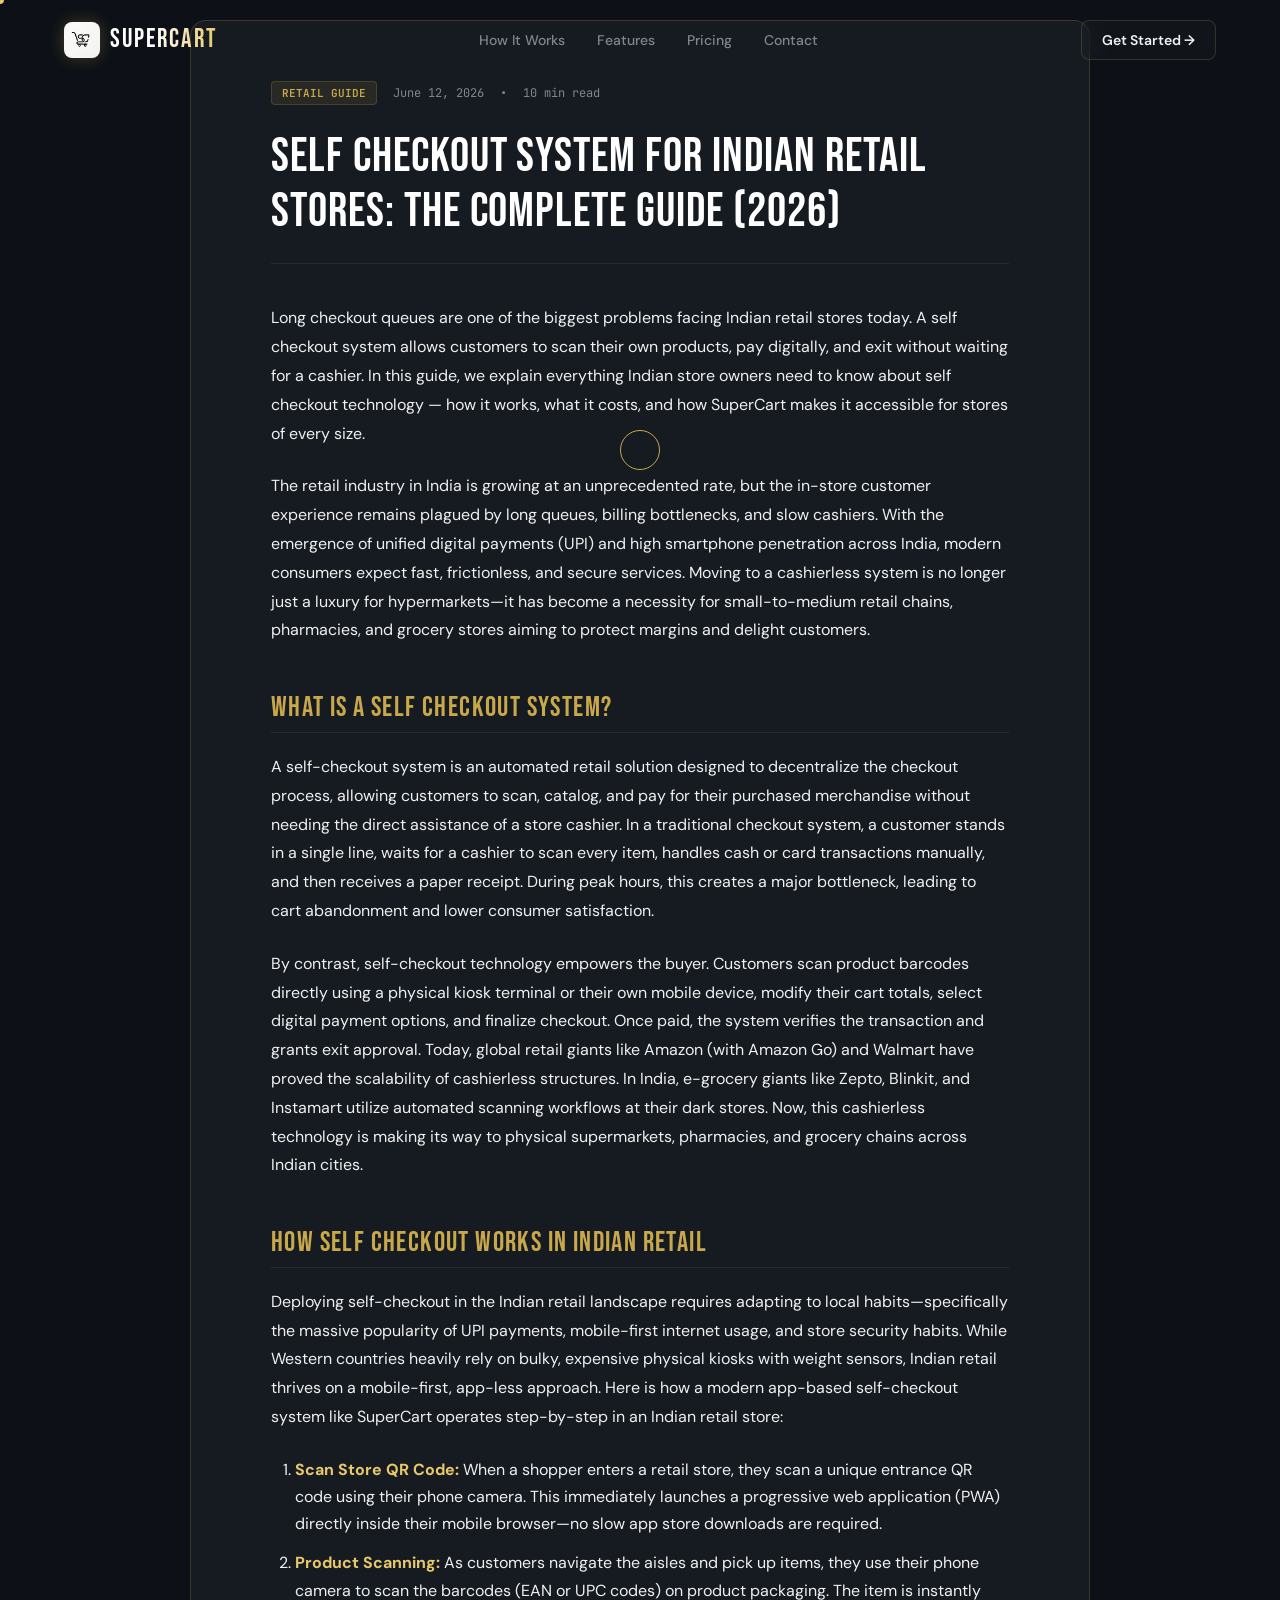
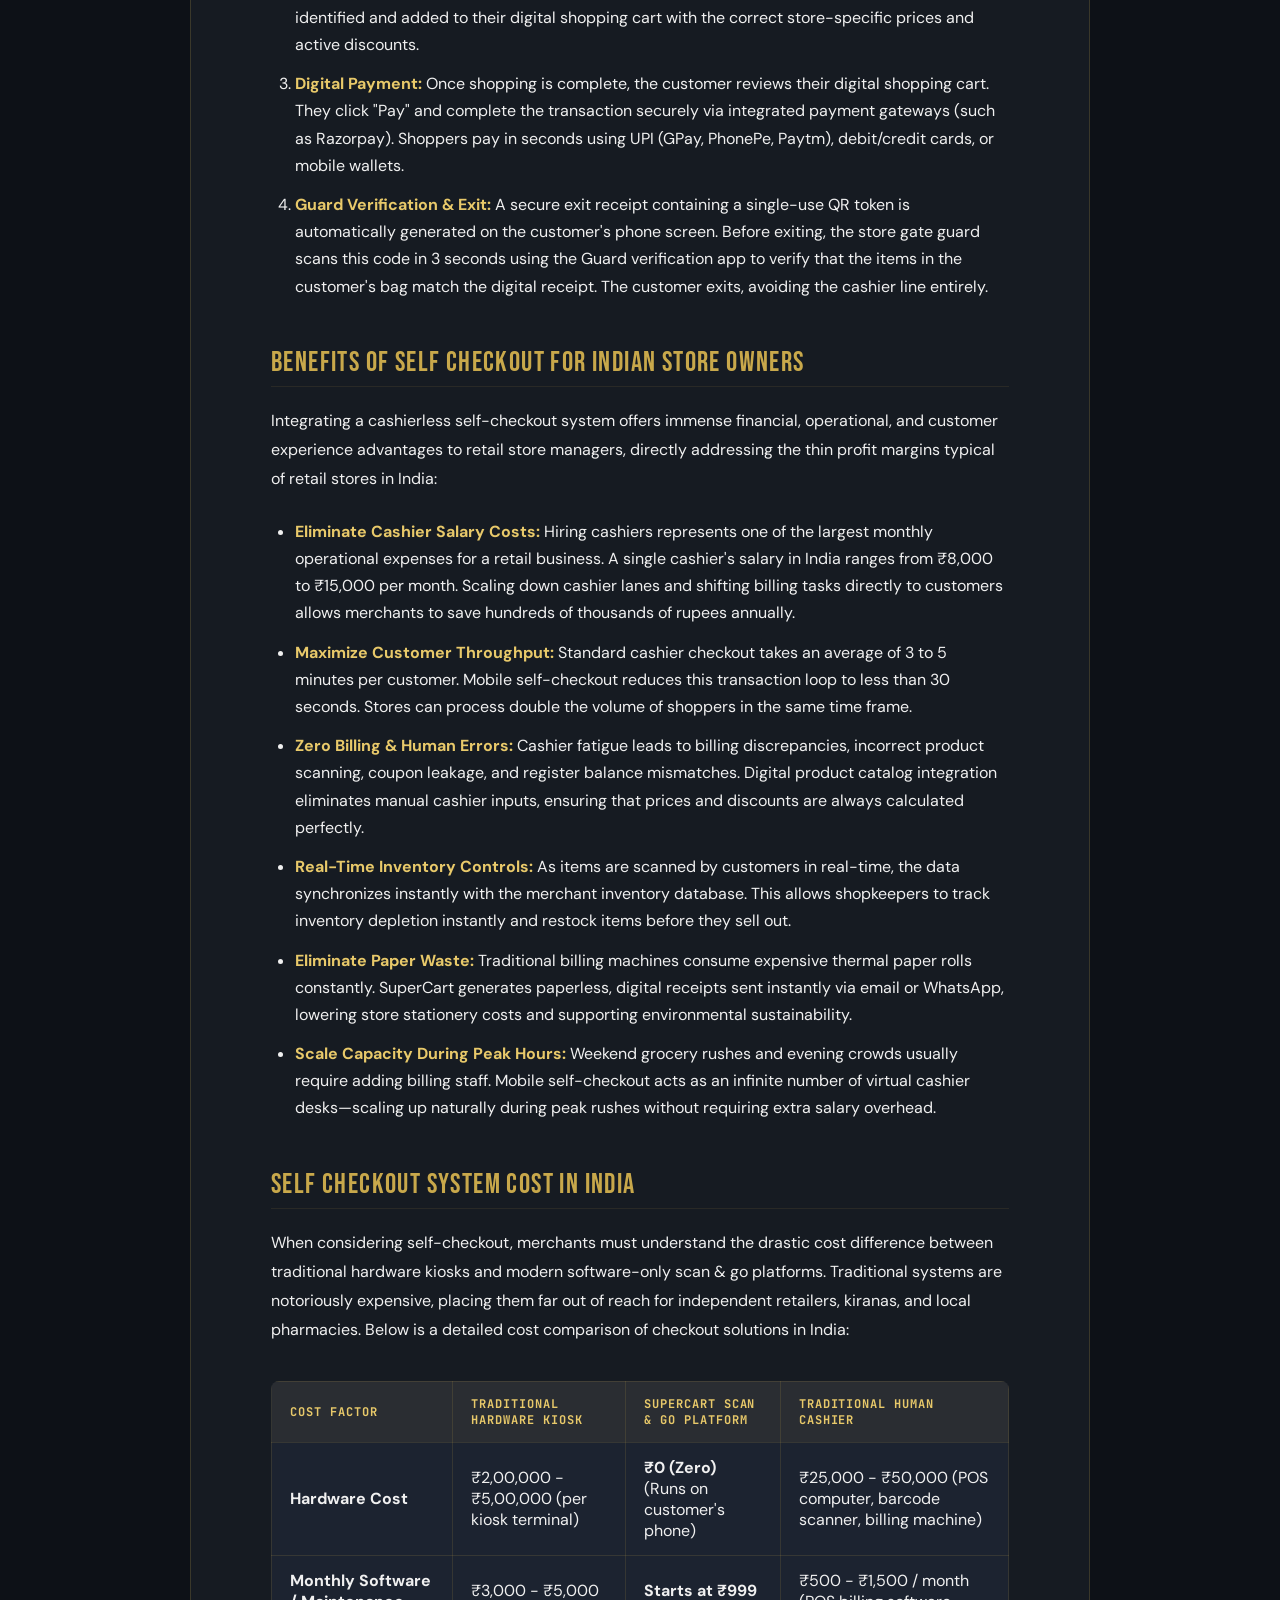
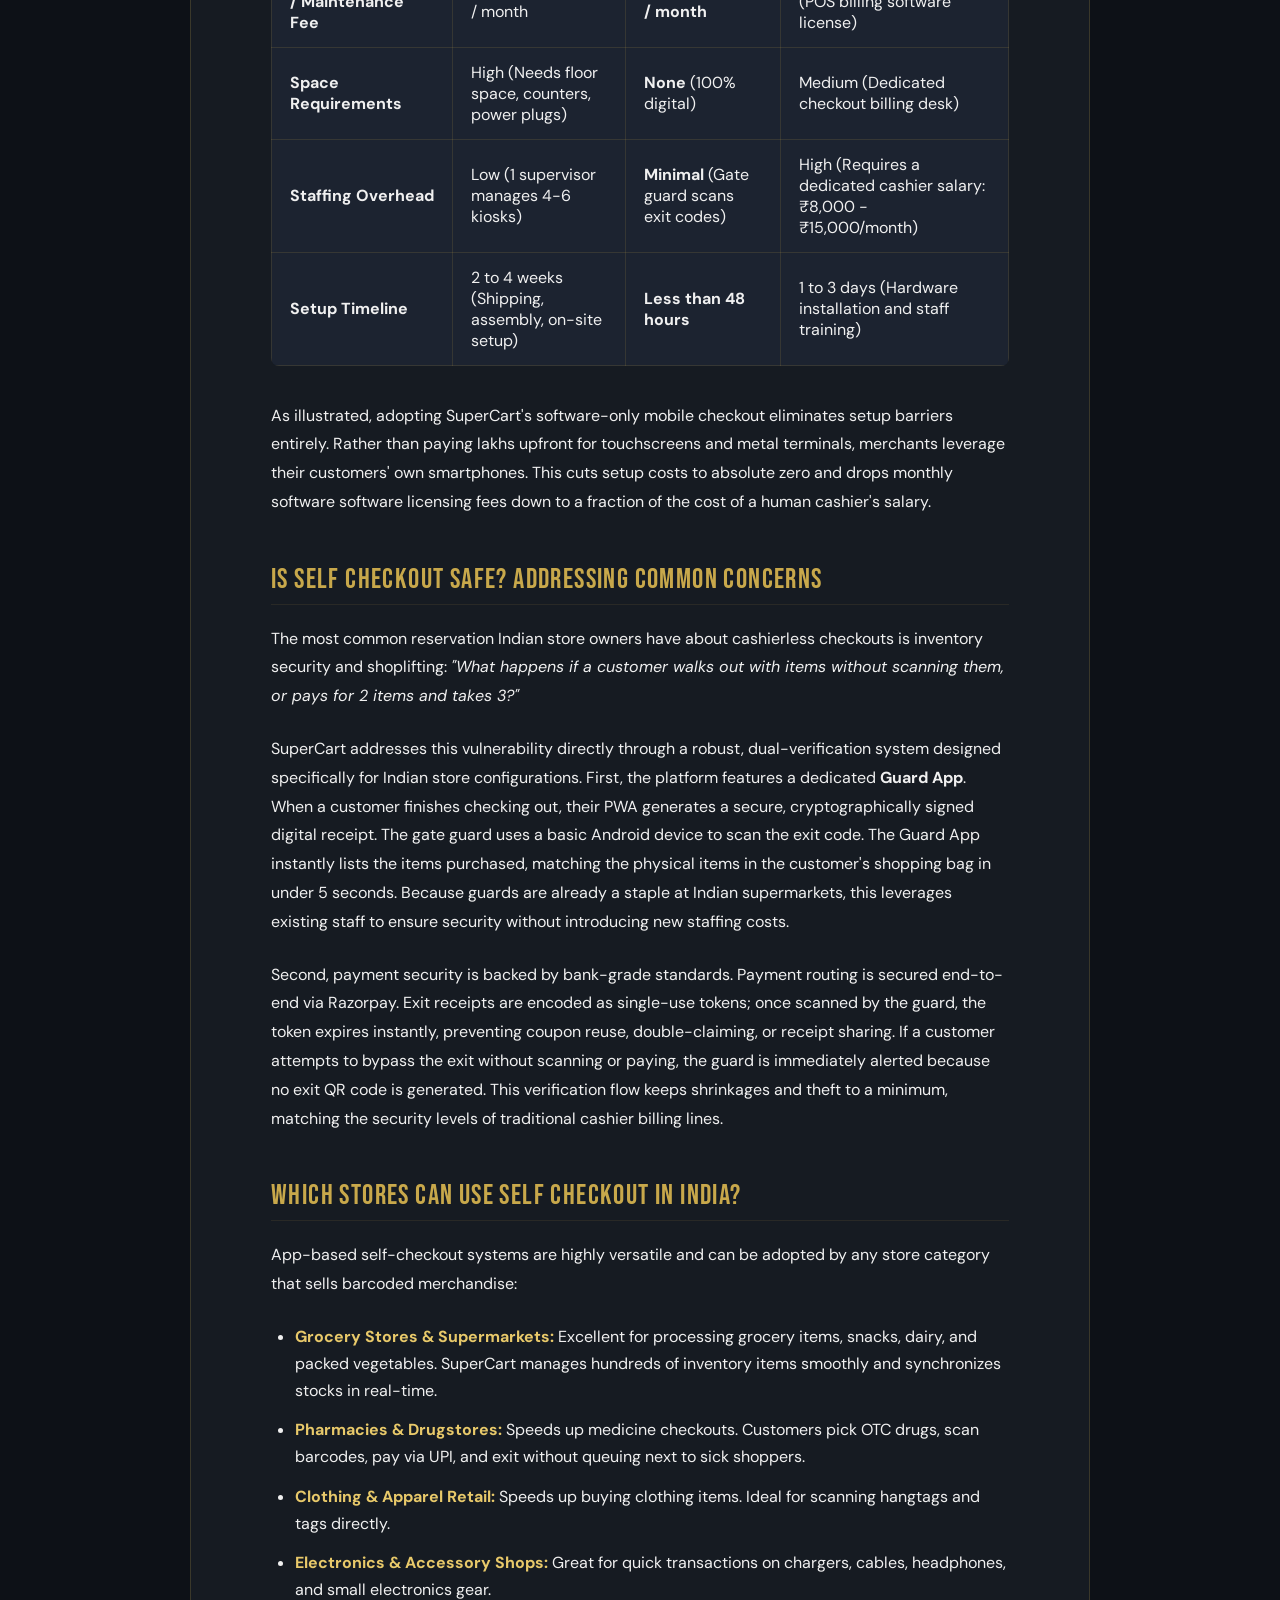
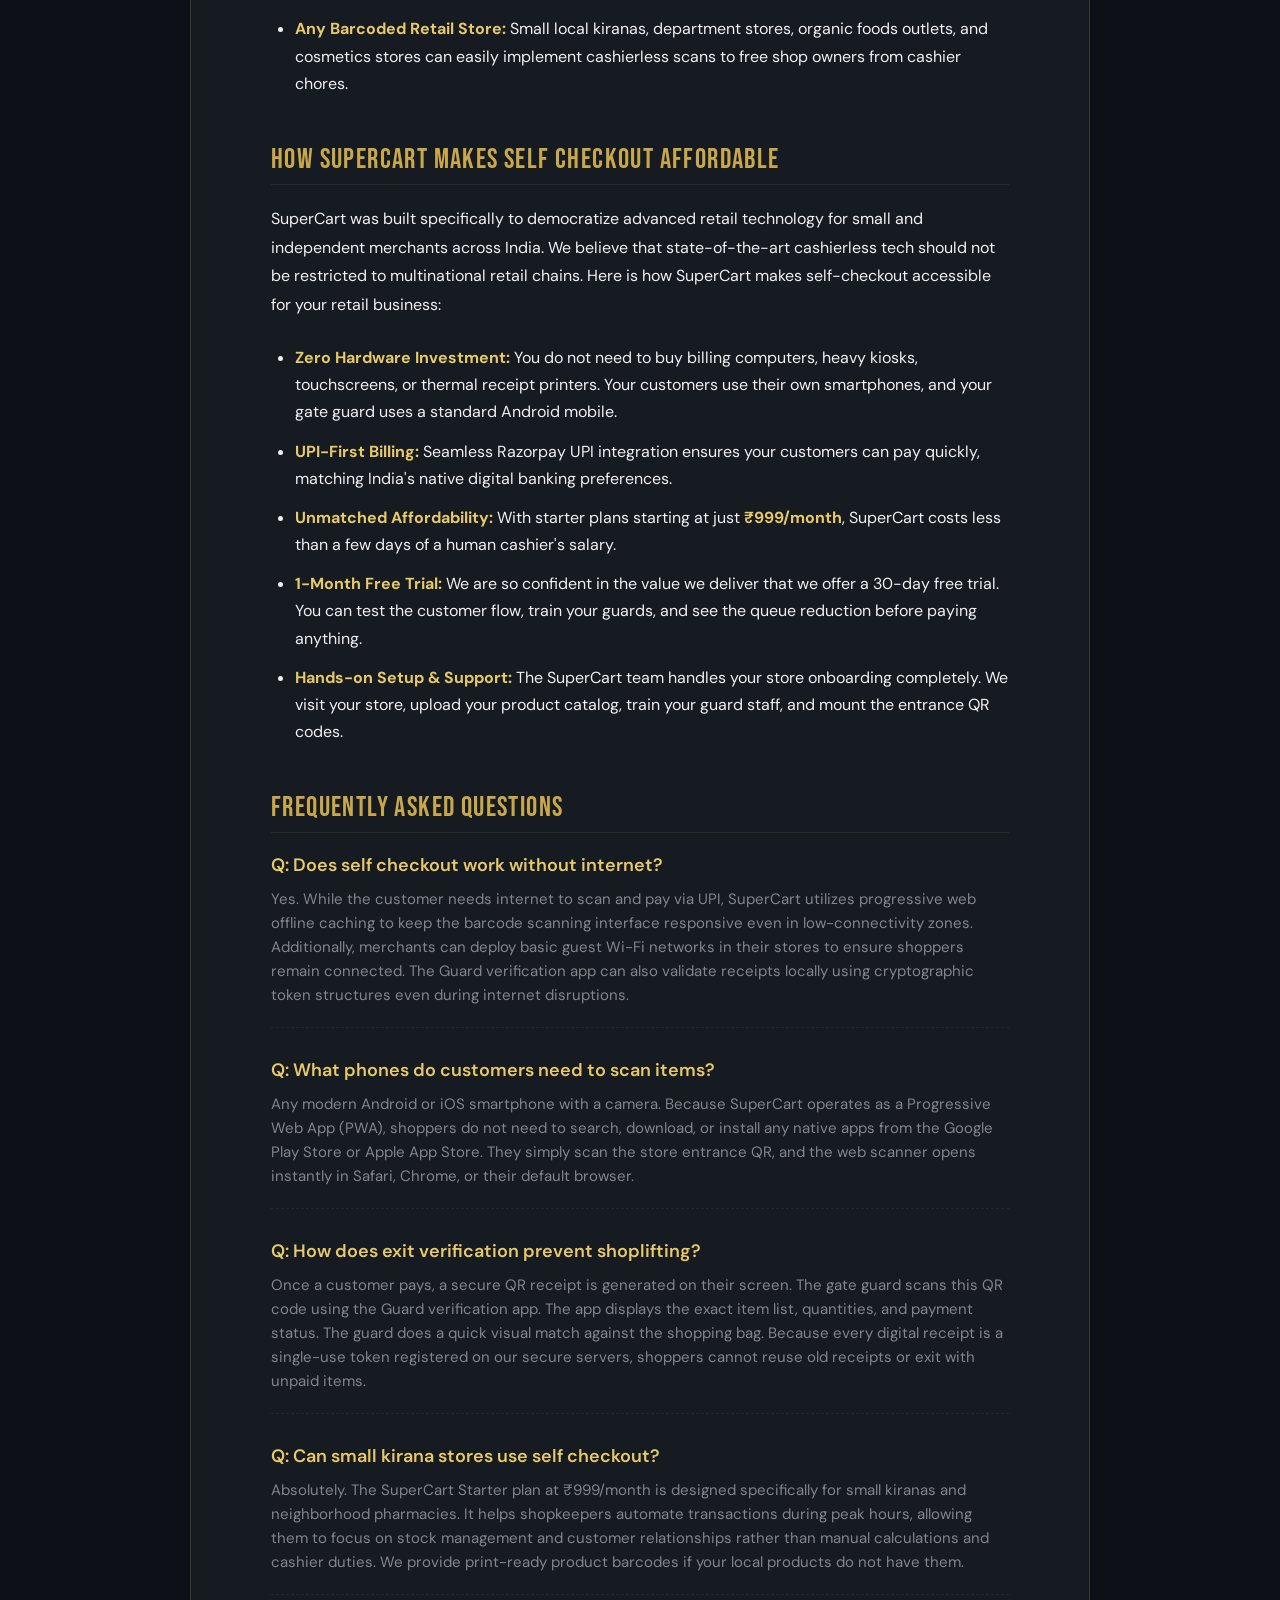
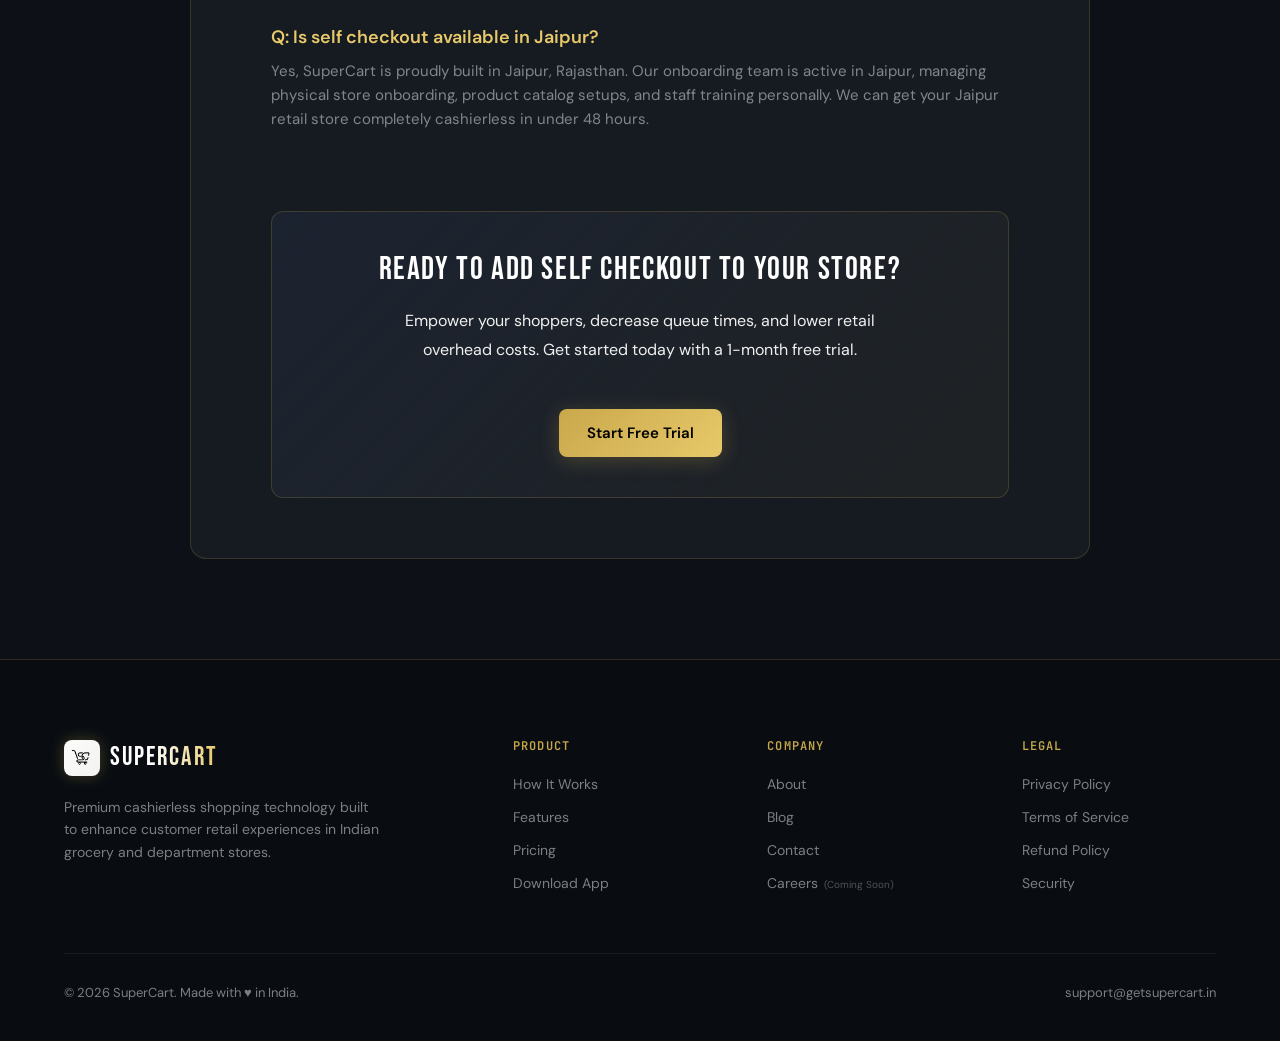
<file: blog-self-checkout.html>
<!DOCTYPE html>
<html lang="en">
<head>
  <meta charset="UTF-8">
  <meta name="viewport" content="width=device-width, initial-scale=1.0">
  <title>Self Checkout System for Indian Retail Stores — Complete Guide 2026 | SuperCart</title>
  <meta name="description" content="Everything you need to know about self checkout systems for Indian retail stores. How it works, costs, benefits, and how SuperCart makes it affordable at ₹999/month.">
  <meta name="keywords" content="self checkout system India, cashierless retail India, retail self checkout India, scan and go shopping India, SuperCart retail billing, digital billing software India, self check out grocery stores India">
  <meta name="author" content="SuperCart">
  <meta name="robots" content="index, follow">
  <meta name="language" content="English">
  <meta name="geo.region" content="IN">
  <meta name="geo.country" content="India">

  <!-- Open Graph -->
  <meta property="og:type" content="article">
  <meta property="og:url" content="https://getsupercart.in/blog-self-checkout.html">
  <meta property="og:title" content="Self Checkout System for Indian Retail Stores — Complete Guide 2026">
  <meta property="og:description" content="Everything you need to know about self checkout systems for Indian retail stores: technology, costs, safety, and modern app-based billing.">
  <meta property="og:image" content="https://getsupercart.in/og-image.png">
  <meta property="og:locale" content="en_IN">
  <meta property="og:site_name" content="SuperCart">

  <!-- Twitter Card -->
  <meta name="twitter:card" content="summary_large_image">
  <meta name="twitter:title" content="Self Checkout System for Indian Retail Stores — Complete Guide 2026">
  <meta name="twitter:description" content="A detailed guide explaining self-checkout technology, installation costs, safety checks, and vendor comparisons for Indian merchants.">
  <meta name="twitter:image" content="https://getsupercart.in/og-image.png">

  <!-- Canonical -->
  <link rel="canonical" href="https://getsupercart.in/blog-self-checkout.html">

  <!-- Favicon -->
  <link rel="icon" type="image/png" href="favicon.png">

  <!-- CSS Stylesheet -->
  <link rel="stylesheet" href="style.css">

  <style>
    /* Article Page Specific Layout */
    .blog-hero {
      padding: 160px 0 40px;
      text-align: center;
      position: relative;
    }
    
    .blog-section {
      padding: 20px 0 100px;
      position: relative;
      z-index: 5;
    }

    .blog-post-card {
      background: var(--surface-color);
      border: 1px solid var(--border-color);
      border-radius: 16px;
      padding: 60px 80px;
      max-width: 900px;
      margin: 0 auto;
    }

    .article-meta {
      display: flex;
      gap: 16px;
      font-family: var(--font-mono);
      font-size: 12px;
      color: var(--text-muted);
      align-items: center;
      margin-bottom: 24px;
    }
    
    .tag-pill {
      background: rgba(200, 168, 75, 0.1);
      border: 1px solid var(--border-color);
      color: var(--gold-accent);
      padding: 4px 10px;
      border-radius: 4px;
      font-weight: 600;
      font-size: 11px;
    }

    .article-post-title {
      font-family: var(--font-heading);
      font-size: 48px;
      color: #FFF;
      line-height: 1.15;
      letter-spacing: 0.02em;
      margin-bottom: 40px;
      border-bottom: 1px solid rgba(200, 168, 75, 0.1);
      padding-bottom: 24px;
    }

    .article-post-content h2 {
      font-size: 28px;
      margin-top: 48px;
      margin-bottom: 20px;
      color: var(--gold-accent);
      border-bottom: 1px solid rgba(200, 168, 75, 0.1);
      padding-bottom: 8px;
    }

    .article-post-content p {
      font-size: 16px;
      line-height: 1.8;
      margin-bottom: 24px;
      color: var(--text-color);
    }

    .article-post-content ul, .article-post-content ol {
      margin-bottom: 28px;
      padding-left: 24px;
      color: var(--text-color);
    }

    .article-post-content li {
      margin-bottom: 12px;
      font-size: 16px;
      line-height: 1.7;
    }

    .article-post-content li strong {
      color: var(--gold-bright);
    }

    .article-post-content table {
      width: 100%;
      border-collapse: collapse;
      margin: 36px 0;
      background: var(--surface-color-2);
      border-radius: 8px;
      overflow: hidden;
    }

    .article-post-content th, .article-post-content td {
      border: 1px solid rgba(200, 168, 75, 0.15);
      padding: 14px 18px;
      text-align: left;
    }

    .article-post-content th {
      background-color: rgba(200, 168, 75, 0.08);
      color: var(--gold-bright);
      font-family: var(--font-mono);
      font-size: 12px;
      text-transform: uppercase;
      letter-spacing: 0.08em;
    }

    .article-post-content tr:hover {
      background-color: rgba(200, 168, 75, 0.03);
    }

    .faq-post-section {
      margin-top: 40px;
    }

    .faq-post-item {
      margin-bottom: 30px;
      padding-bottom: 20px;
      border-bottom: 1px dashed rgba(255, 255, 255, 0.05);
    }

    .faq-post-item:last-child {
      border-bottom: none;
    }

    .faq-post-question {
      font-size: 18px;
      font-weight: 600;
      color: var(--gold-bright);
      margin-bottom: 10px;
      display: flex;
      align-items: flex-start;
      gap: 10px;
    }

    .faq-post-answer {
      font-size: 15px;
      line-height: 1.6;
      color: var(--text-muted);
    }

    .cta-post-box {
      background: linear-gradient(135deg, var(--surface-color-2) 0%, rgba(200, 168, 75, 0.05) 100%);
      border: 1px solid var(--border-color);
      border-radius: 12px;
      padding: 40px;
      text-align: center;
      margin-top: 60px;
      display: flex;
      flex-direction: column;
      align-items: center;
      gap: 20px;
    }

    .cta-post-title {
      font-family: var(--font-heading);
      font-size: 32px;
      color: #FFF;
      margin: 0;
    }

    .cta-post-desc {
      font-size: 16px;
      color: var(--text-muted);
      margin: 0;
      max-width: 500px;
    }

    @media (max-width: 768px) {
      .blog-post-card {
        padding: 40px 24px;
      }
      .article-post-title {
        font-size: 36px;
      }
      .cta-post-box {
        padding: 30px 20px;
      }
    }
  </style>
</head>
<body>

  <!-- Custom Cursor Elements -->
  <div class="custom-cursor-dot" id="cursor-dot"></div>
  <div class="custom-cursor-ring" id="cursor-ring"></div>

  <!-- Navbar -->
  <header class="navbar scrolled" id="navbar">
    <div class="container">
      <a href="index.html" class="logo clickable" id="nav-logo">
        <img src="logo.png" alt="SuperCart Logo" class="logo-img">
        <span class="logo-text">SUPERCART</span>
      </a>
      
      <ul class="nav-links">
        <li><a href="index.html#how-it-works" class="clickable" id="link-works">How It Works</a></li>
        <li><a href="index.html#features" class="clickable" id="link-features">Features</a></li>
        <li><a href="index.html#pricing" class="clickable" id="link-pricing">Pricing</a></li>
        <li><a href="contact.html" class="clickable" id="link-contact">Contact</a></li>
      </ul>

      <a href="index.html#pricing" class="btn btn-ghost clickable" style="padding: 10px 20px; font-size: 14px;" id="btn-nav-cta">
        Get Started →
      </a>
    </div>
  </header>

  <!-- Blog Article Container -->
  <section class="blog-section" id="blog-content">
    <div class="container">
      <div class="blog-post-card">
        
        <div class="article-meta">
          <span class="tag-pill">RETAIL GUIDE</span>
          <span>June 12, 2026</span>
          <span>•</span>
          <span>10 min read</span>
        </div>

        <h1 class="article-post-title">Self Checkout System for Indian Retail Stores: The Complete Guide (2026)</h1>

        <div class="article-post-content">
          <p>Long checkout queues are one of the biggest problems facing Indian retail stores today. A self checkout system allows customers to scan their own products, pay digitally, and exit without waiting for a cashier. In this guide, we explain everything Indian store owners need to know about self checkout technology — how it works, what it costs, and how SuperCart makes it accessible for stores of every size.</p>

          <p>The retail industry in India is growing at an unprecedented rate, but the in-store customer experience remains plagued by long queues, billing bottlenecks, and slow cashiers. With the emergence of unified digital payments (UPI) and high smartphone penetration across India, modern consumers expect fast, frictionless, and secure services. Moving to a cashierless system is no longer just a luxury for hypermarkets—it has become a necessity for small-to-medium retail chains, pharmacies, and grocery stores aiming to protect margins and delight customers.</p>

          <h2>What is a Self Checkout System?</h2>
          <p>A self-checkout system is an automated retail solution designed to decentralize the checkout process, allowing customers to scan, catalog, and pay for their purchased merchandise without needing the direct assistance of a store cashier. In a traditional checkout system, a customer stands in a single line, waits for a cashier to scan every item, handles cash or card transactions manually, and then receives a paper receipt. During peak hours, this creates a major bottleneck, leading to cart abandonment and lower consumer satisfaction.</p>
          
          <p>By contrast, self-checkout technology empowers the buyer. Customers scan product barcodes directly using a physical kiosk terminal or their own mobile device, modify their cart totals, select digital payment options, and finalize checkout. Once paid, the system verifies the transaction and grants exit approval. Today, global retail giants like Amazon (with Amazon Go) and Walmart have proved the scalability of cashierless structures. In India, e-grocery giants like Zepto, Blinkit, and Instamart utilize automated scanning workflows at their dark stores. Now, this cashierless technology is making its way to physical supermarkets, pharmacies, and grocery chains across Indian cities.</p>

          <h2>How Self Checkout Works in Indian Retail</h2>
          <p>Deploying self-checkout in the Indian retail landscape requires adapting to local habits—specifically the massive popularity of UPI payments, mobile-first internet usage, and store security habits. While Western countries heavily rely on bulky, expensive physical kiosks with weight sensors, Indian retail thrives on a mobile-first, app-less approach. Here is how a modern app-based self-checkout system like SuperCart operates step-by-step in an Indian retail store:</p>
          
          <ol>
            <li><strong>Scan Store QR Code:</strong> When a shopper enters a retail store, they scan a unique entrance QR code using their phone camera. This immediately launches a progressive web application (PWA) directly inside their mobile browser—no slow app store downloads are required.</li>
            <li><strong>Product Scanning:</strong> As customers navigate the aisles and pick up items, they use their phone camera to scan the barcodes (EAN or UPC codes) on product packaging. The item is instantly identified and added to their digital shopping cart with the correct store-specific prices and active discounts.</li>
            <li><strong>Digital Payment:</strong> Once shopping is complete, the customer reviews their digital shopping cart. They click "Pay" and complete the transaction securely via integrated payment gateways (such as Razorpay). Shoppers pay in seconds using UPI (GPay, PhonePe, Paytm), debit/credit cards, or mobile wallets.</li>
            <li><strong>Guard Verification & Exit:</strong> A secure exit receipt containing a single-use QR token is automatically generated on the customer's phone screen. Before exiting, the store gate guard scans this code in 3 seconds using the Guard verification app to verify that the items in the customer's bag match the digital receipt. The customer exits, avoiding the cashier line entirely.</li>
          </ol>

          <h2>Benefits of Self Checkout for Indian Store Owners</h2>
          <p>Integrating a cashierless self-checkout system offers immense financial, operational, and customer experience advantages to retail store managers, directly addressing the thin profit margins typical of retail stores in India:</p>
          
          <ul>
            <li><strong>Eliminate Cashier Salary Costs:</strong> Hiring cashiers represents one of the largest monthly operational expenses for a retail business. A single cashier's salary in India ranges from ₹8,000 to ₹15,000 per month. Scaling down cashier lanes and shifting billing tasks directly to customers allows merchants to save hundreds of thousands of rupees annually.</li>
            <li><strong>Maximize Customer Throughput:</strong> Standard cashier checkout takes an average of 3 to 5 minutes per customer. Mobile self-checkout reduces this transaction loop to less than 30 seconds. Stores can process double the volume of shoppers in the same time frame.</li>
            <li><strong>Zero Billing & Human Errors:</strong> Cashier fatigue leads to billing discrepancies, incorrect product scanning, coupon leakage, and register balance mismatches. Digital product catalog integration eliminates manual cashier inputs, ensuring that prices and discounts are always calculated perfectly.</li>
            <li><strong>Real-Time Inventory Controls:</strong> As items are scanned by customers in real-time, the data synchronizes instantly with the merchant inventory database. This allows shopkeepers to track inventory depletion instantly and restock items before they sell out.</li>
            <li><strong>Eliminate Paper Waste:</strong> Traditional billing machines consume expensive thermal paper rolls constantly. SuperCart generates paperless, digital receipts sent instantly via email or WhatsApp, lowering store stationery costs and supporting environmental sustainability.</li>
            <li><strong>Scale Capacity During Peak Hours:</strong> Weekend grocery rushes and evening crowds usually require adding billing staff. Mobile self-checkout acts as an infinite number of virtual cashier desks—scaling up naturally during peak rushes without requiring extra salary overhead.</li>
          </ul>

          <h2>Self Checkout System Cost in India</h2>
          <p>When considering self-checkout, merchants must understand the drastic cost difference between traditional hardware kiosks and modern software-only scan & go platforms. Traditional systems are notoriously expensive, placing them far out of reach for independent retailers, kiranas, and local pharmacies. Below is a detailed cost comparison of checkout solutions in India:</p>

          <table>
            <thead>
              <tr>
                <th>Cost Factor</th>
                <th>Traditional Hardware Kiosk</th>
                <th>SuperCart Scan & Go Platform</th>
                <th>Traditional Human Cashier</th>
              </tr>
            </thead>
            <tbody>
              <tr>
                <td><strong>Hardware Cost</strong></td>
                <td>₹2,00,000 - ₹5,00,000 (per kiosk terminal)</td>
                <td><strong>₹0 (Zero)</strong> (Runs on customer's phone)</td>
                <td>₹25,000 - ₹50,000 (POS computer, barcode scanner, billing machine)</td>
              </tr>
              <tr>
                <td><strong>Monthly Software / Maintenance Fee</strong></td>
                <td>₹3,000 - ₹5,000 / month</td>
                <td><strong>Starts at ₹999 / month</strong></td>
                <td>₹500 - ₹1,500 / month (POS billing software license)</td>
              </tr>
              <tr>
                <td><strong>Space Requirements</strong></td>
                <td>High (Needs floor space, counters, power plugs)</td>
                <td><strong>None</strong> (100% digital)</td>
                <td>Medium (Dedicated checkout billing desk)</td>
              </tr>
              <tr>
                <td><strong>Staffing Overhead</strong></td>
                <td>Low (1 supervisor manages 4-6 kiosks)</td>
                <td><strong>Minimal</strong> (Gate guard scans exit codes)</td>
                <td>High (Requires a dedicated cashier salary: ₹8,000 - ₹15,000/month)</td>
              </tr>
              <tr>
                <td><strong>Setup Timeline</strong></td>
                <td>2 to 4 weeks (Shipping, assembly, on-site setup)</td>
                <td><strong>Less than 48 hours</strong></td>
                <td>1 to 3 days (Hardware installation and staff training)</td>
              </tr>
            </tbody>
          </table>

          <p>As illustrated, adopting SuperCart's software-only mobile checkout eliminates setup barriers entirely. Rather than paying lakhs upfront for touchscreens and metal terminals, merchants leverage their customers' own smartphones. This cuts setup costs to absolute zero and drops monthly software software licensing fees down to a fraction of the cost of a human cashier's salary.</p>

          <h2>Is Self Checkout Safe? Addressing Common Concerns</h2>
          <p>The most common reservation Indian store owners have about cashierless checkouts is inventory security and shoplifting: <em>"What happens if a customer walks out with items without scanning them, or pays for 2 items and takes 3?"</em></p>
          
          <p>SuperCart addresses this vulnerability directly through a robust, dual-verification system designed specifically for Indian store configurations. First, the platform features a dedicated <strong>Guard App</strong>. When a customer finishes checking out, their PWA generates a secure, cryptographically signed digital receipt. The gate guard uses a basic Android device to scan the exit code. The Guard App instantly lists the items purchased, matching the physical items in the customer's shopping bag in under 5 seconds. Because guards are already a staple at Indian supermarkets, this leverages existing staff to ensure security without introducing new staffing costs.</p>
          
          <p>Second, payment security is backed by bank-grade standards. Payment routing is secured end-to-end via Razorpay. Exit receipts are encoded as single-use tokens; once scanned by the guard, the token expires instantly, preventing coupon reuse, double-claiming, or receipt sharing. If a customer attempts to bypass the exit without scanning or paying, the guard is immediately alerted because no exit QR code is generated. This verification flow keeps shrinkages and theft to a minimum, matching the security levels of traditional cashier billing lines.</p>

          <h2>Which Stores Can Use Self Checkout in India?</h2>
          <p>App-based self-checkout systems are highly versatile and can be adopted by any store category that sells barcoded merchandise:</p>
          
          <ul>
            <li><strong>Grocery Stores & Supermarkets:</strong> Excellent for processing grocery items, snacks, dairy, and packed vegetables. SuperCart manages hundreds of inventory items smoothly and synchronizes stocks in real-time.</li>
            <li><strong>Pharmacies & Drugstores:</strong> Speeds up medicine checkouts. Customers pick OTC drugs, scan barcodes, pay via UPI, and exit without queuing next to sick shoppers.</li>
            <li><strong>Clothing & Apparel Retail:</strong> Speeds up buying clothing items. Ideal for scanning hangtags and tags directly.</li>
            <li><strong>Electronics & Accessory Shops:</strong> Great for quick transactions on chargers, cables, headphones, and small electronics gear.</li>
            <li><strong>Any Barcoded Retail Store:</strong> Small local kiranas, department stores, organic foods outlets, and cosmetics stores can easily implement cashierless scans to free shop owners from cashier chores.</li>
          </ul>

          <h2>How SuperCart Makes Self Checkout Affordable</h2>
          <p>SuperCart was built specifically to democratize advanced retail technology for small and independent merchants across India. We believe that state-of-the-art cashierless tech should not be restricted to multinational retail chains. Here is how SuperCart makes self-checkout accessible for your retail business:</p>
          
          <ul>
            <li><strong>Zero Hardware Investment:</strong> You do not need to buy billing computers, heavy kiosks, touchscreens, or thermal receipt printers. Your customers use their own smartphones, and your gate guard uses a standard Android mobile.</li>
            <li><strong>UPI-First Billing:</strong> Seamless Razorpay UPI integration ensures your customers can pay quickly, matching India's native digital banking preferences.</li>
            <li><strong>Unmatched Affordability:</strong> With starter plans starting at just <strong>₹999/month</strong>, SuperCart costs less than a few days of a human cashier's salary.</li>
            <li><strong>1-Month Free Trial:</strong> We are so confident in the value we deliver that we offer a 30-day free trial. You can test the customer flow, train your guards, and see the queue reduction before paying anything.</li>
            <li><strong>Hands-on Setup & Support:</strong> The SuperCart team handles your store onboarding completely. We visit your store, upload your product catalog, train your guard staff, and mount the entrance QR codes.</li>
          </ul>

          <div class="faq-post-section">
            <h2>Frequently Asked Questions</h2>
            
            <div class="faq-post-item">
              <div class="faq-post-question">Q: Does self checkout work without internet?</div>
              <div class="faq-post-answer">Yes. While the customer needs internet to scan and pay via UPI, SuperCart utilizes progressive web offline caching to keep the barcode scanning interface responsive even in low-connectivity zones. Additionally, merchants can deploy basic guest Wi-Fi networks in their stores to ensure shoppers remain connected. The Guard verification app can also validate receipts locally using cryptographic token structures even during internet disruptions.</div>
            </div>

            <div class="faq-post-item">
              <div class="faq-post-question">Q: What phones do customers need to scan items?</div>
              <div class="faq-post-answer">Any modern Android or iOS smartphone with a camera. Because SuperCart operates as a Progressive Web App (PWA), shoppers do not need to search, download, or install any native apps from the Google Play Store or Apple App Store. They simply scan the store entrance QR, and the web scanner opens instantly in Safari, Chrome, or their default browser.</div>
            </div>

            <div class="faq-post-item">
              <div class="faq-post-question">Q: How does exit verification prevent shoplifting?</div>
              <div class="faq-post-answer">Once a customer pays, a secure QR receipt is generated on their screen. The gate guard scans this QR code using the Guard verification app. The app displays the exact item list, quantities, and payment status. The guard does a quick visual match against the shopping bag. Because every digital receipt is a single-use token registered on our secure servers, shoppers cannot reuse old receipts or exit with unpaid items.</div>
            </div>

            <div class="faq-post-item">
              <div class="faq-post-question">Q: Can small kirana stores use self checkout?</div>
              <div class="faq-post-answer">Absolutely. The SuperCart Starter plan at ₹999/month is designed specifically for small kiranas and neighborhood pharmacies. It helps shopkeepers automate transactions during peak hours, allowing them to focus on stock management and customer relationships rather than manual calculations and cashier duties. We provide print-ready product barcodes if your local products do not have them.</div>
            </div>

            <div class="faq-post-item">
              <div class="faq-post-question">Q: Is self checkout available in Jaipur?</div>
              <div class="faq-post-answer">Yes, SuperCart is proudly built in Jaipur, Rajasthan. Our onboarding team is active in Jaipur, managing physical store onboarding, product catalog setups, and staff training personally. We can get your Jaipur retail store completely cashierless in under 48 hours.</div>
            </div>
          </div>

          <div class="cta-post-box">
            <h3 class="cta-post-title">READY TO ADD SELF CHECKOUT TO YOUR STORE?</h3>
            <p class="cta-post-desc">Empower your shoppers, decrease queue times, and lower retail overhead costs. Get started today with a 1-month free trial.</p>
            <a href="contact.html" class="btn btn-primary clickable" id="btn-article-cta">Start Free Trial</a>
          </div>

        </div>
      </div>
    </div>
  </section>

  <!-- Footer -->
  <footer class="footer">
    <div class="container">
      <div class="footer-grid">
        <!-- Column 1 Logo -->
        <div class="footer-col" id="footer-brand">
          <div class="footer-logo">
            <img src="logo.png" alt="SuperCart Logo" class="logo-img">
            <span class="logo-text">SUPERCART</span>
          </div>
          <p class="footer-desc">Premium cashierless shopping technology built to enhance customer retail experiences in Indian grocery and department stores.</p>
        </div>

        <!-- Column 2 Product -->
        <div class="footer-col" id="footer-prod-links">
          <h4>Product</h4>
          <ul class="footer-links">
            <li><a href="index.html#how-it-works" class="clickable">How It Works</a></li>
            <li><a href="index.html#features" class="clickable">Features</a></li>
            <li><a href="index.html#pricing" class="clickable">Pricing</a></li>
            <li><a href="#" class="clickable">Download App</a></li>
          </ul>
        </div>

        <!-- Column 3 Company -->
        <div class="footer-col" id="footer-comp-links">
          <h4>Company</h4>
          <ul class="footer-links">
            <li><a href="about.html" class="clickable">About</a></li>
            <li><a href="blog.html" class="clickable">Blog</a></li>
            <li><a href="contact.html" class="clickable">Contact</a></li>
            <li><a href="#" class="clickable" title="Coming Soon">Careers <small style="font-size: 10px; opacity: 0.6; margin-left: 2px;">(Coming Soon)</small></a></li>
          </ul>
        </div>

        <!-- Column 4 Legal -->
        <div class="footer-col" id="footer-legal-links">
          <h4>Legal</h4>
          <ul class="footer-links">
            <li><a href="privacy-policy.html" class="clickable">Privacy Policy</a></li>
            <li><a href="terms-of-service.html" class="clickable">Terms of Service</a></li>
            <li><a href="refund-policy.html" class="clickable">Refund Policy</a></li>
            <li><a href="security.html" class="clickable">Security</a></li>
          </ul>
        </div>
      </div>

      <!-- Footer Bottom -->
      <div class="footer-bottom">
        <span>&copy; 2026 SuperCart. Made with &hearts; in India.</span>
        <div class="footer-bottom-links">
          <span>support@getsupercart.in</span>
        </div>
      </div>
    </div>
  </footer>

  <!-- Client-side JavaScript -->
  <script src="script.js"></script>
</body>
</html>
</file>
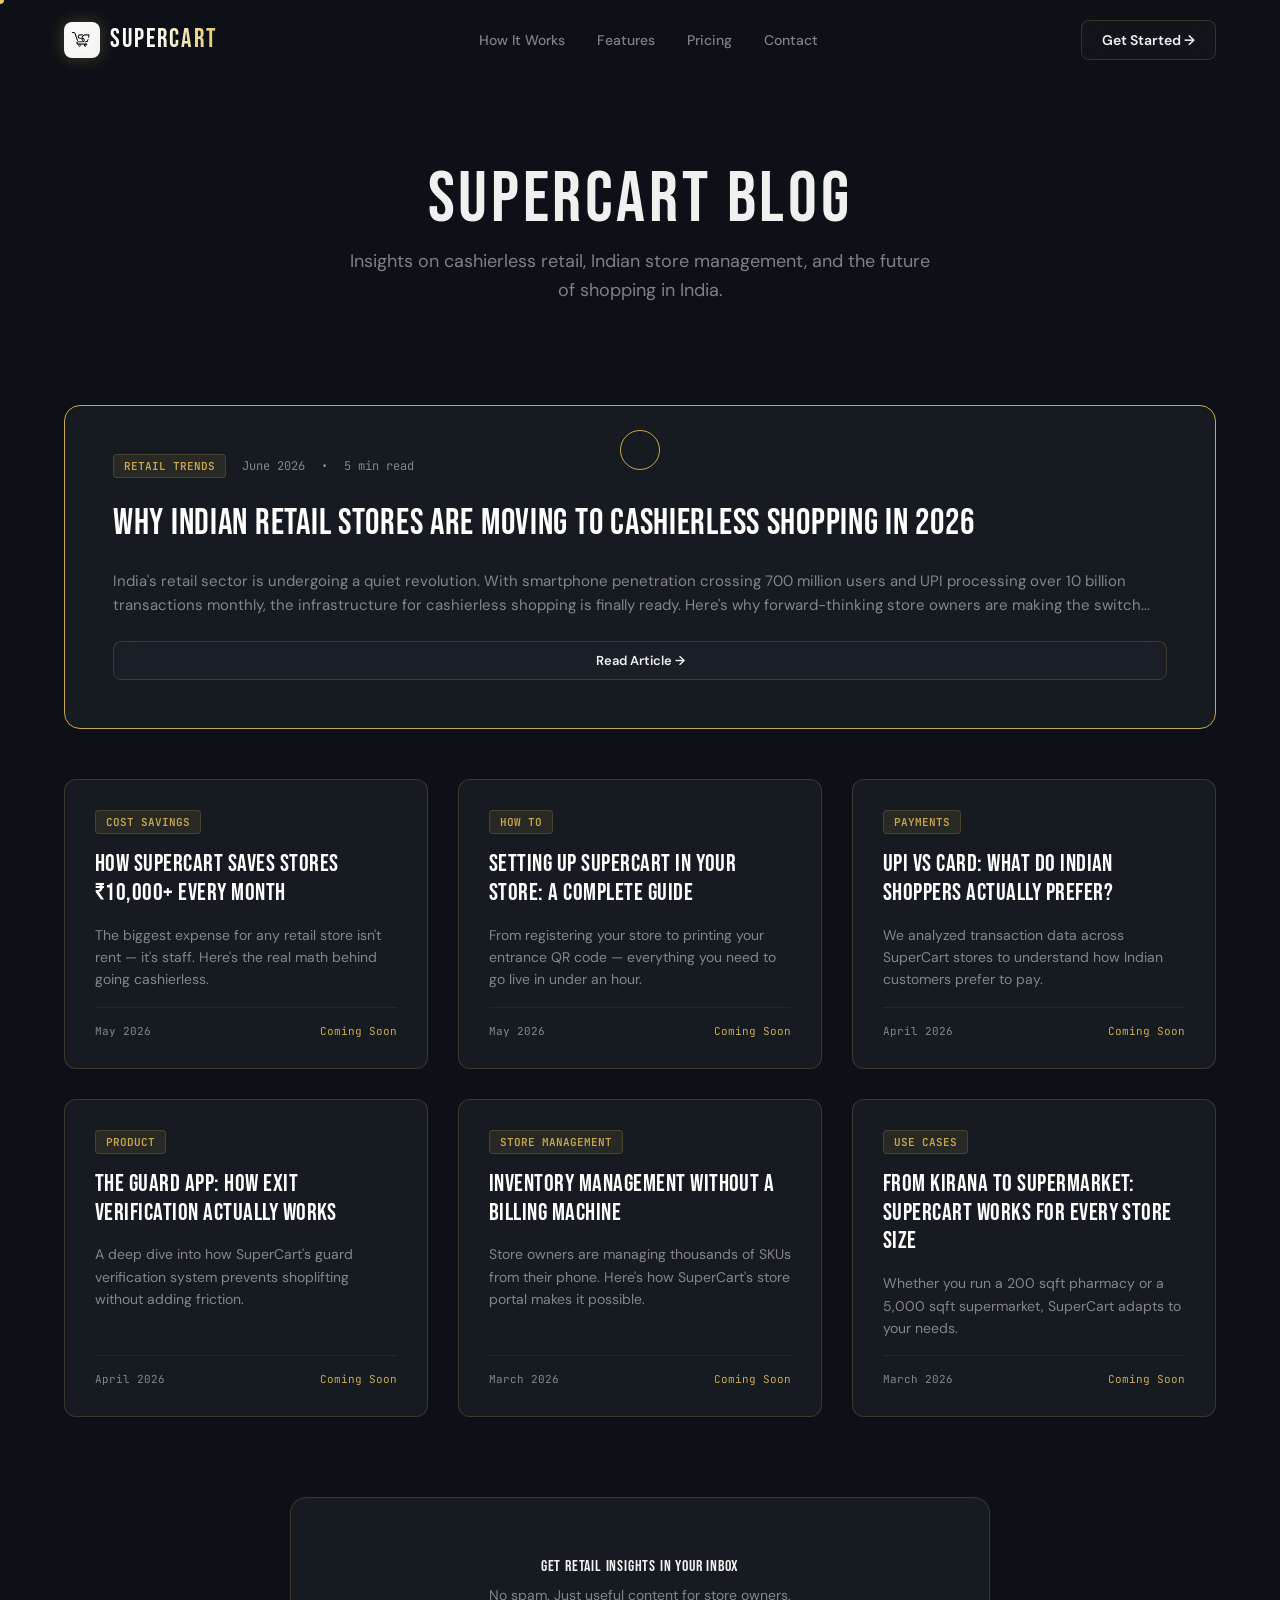
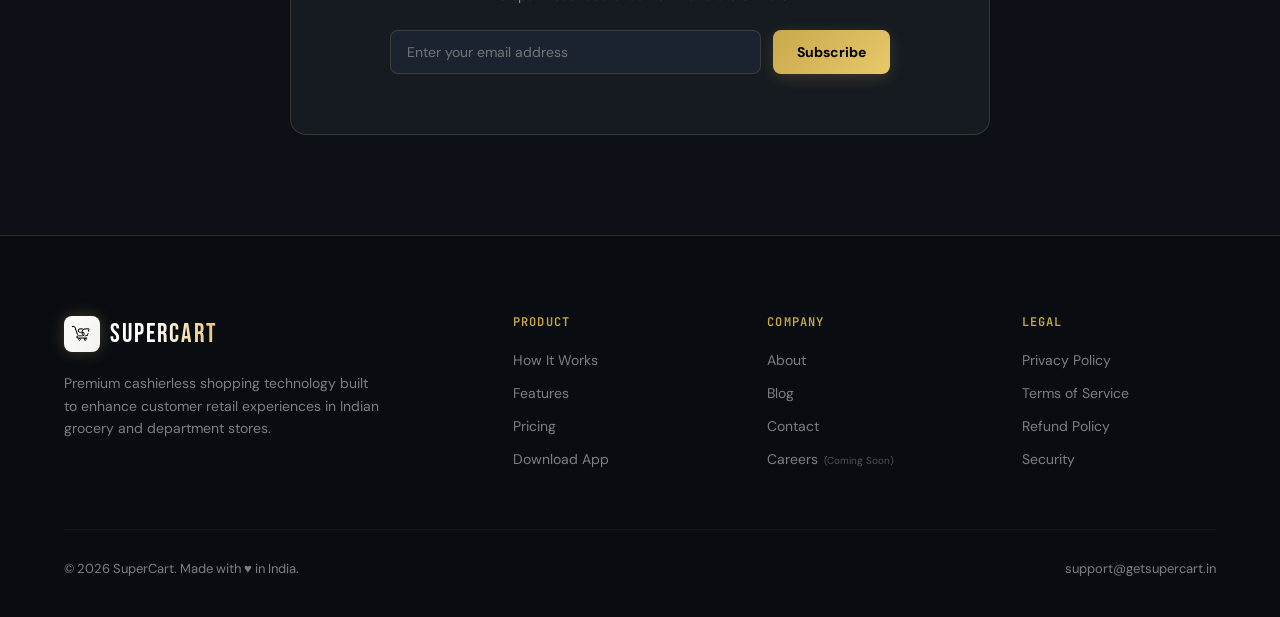
<file: blog.html>
<!DOCTYPE html>
<html lang="en">
<head>
  <meta charset="UTF-8">
  <meta name="viewport" content="width=device-width, initial-scale=1.0">
  <title>Blog — SuperCart | Retail Technology & Cashierless Shopping Insights</title>
  <meta name="description" content="Insights on cashierless retail, Indian store management systems, self-checkout trends, and the future of shopping in India.">
  <meta property="og:title" content="Blog — SuperCart | Retail Technology & Cashierless Insights">
  <meta property="og:description" content="Explore articles on cost savings, payment preferences, self-checkout setups, and store portal updates.">
  <meta property="og:url" content="https://getsupercart.in/blog.html">
  <meta property="og:image" content="https://getsupercart.in/og-image.png">
  <meta property="og:locale" content="en_IN">
  <meta property="og:site_name" content="SuperCart">
  <meta name="twitter:card" content="summary_large_image">
  <meta name="twitter:title" content="Blog — SuperCart">
  <meta name="twitter:description" content="Retail technology and cashierless billing insights for Indian grocery and department stores.">
  <meta name="twitter:image" content="https://getsupercart.in/og-image.png">
  <link rel="canonical" href="https://getsupercart.in/blog.html">
  
  <!-- Favicon -->
  <link rel="icon" type="image/png" href="favicon.png">

  <!-- CSS Stylesheet -->
  <link rel="stylesheet" href="style.css">
  
  <style>
    /* Blog Page Specific Layout */
    .blog-hero {
      padding: 160px 0 60px;
      text-align: center;
      position: relative;
    }
    
    .blog-section {
      padding: 40px 0 100px;
      position: relative;
      z-index: 5;
    }

    /* Featured Article Card */
    .featured-card {
      background: var(--surface-color);
      border: 1px solid var(--gold-accent);
      border-radius: 16px;
      padding: 48px;
      margin-bottom: 50px;
      position: relative;
      overflow: hidden;
      display: grid;
      grid-template-columns: 1fr;
      gap: 24px;
      transition: var(--transition-smooth);
    }
    
    .featured-card:hover {
      transform: translateY(-4px);
      box-shadow: 0 15px 35px rgba(0, 0, 0, 0.4), 0 0 25px rgba(200, 168, 75, 0.05);
    }
    
    .article-meta {
      display: flex;
      gap: 16px;
      font-family: var(--font-mono);
      font-size: 12px;
      color: var(--text-muted);
      align-items: center;
    }
    
    .tag-pill {
      background: rgba(200, 168, 75, 0.1);
      border: 1px solid var(--border-color);
      color: var(--gold-accent);
      padding: 4px 10px;
      border-radius: 4px;
      font-weight: 600;
      font-size: 11px;
    }

    .article-title {
      font-family: var(--font-heading);
      font-size: 36px;
      color: #FFF;
      line-height: 1.2;
      letter-spacing: 0.02em;
    }
    
    .article-excerpt {
      font-size: 15px;
      line-height: 1.6;
      color: var(--text-muted);
    }

    /* Article Grid */
    .blog-grid {
      display: grid;
      grid-template-columns: repeat(3, 1fr);
      gap: 30px;
      margin-bottom: 60px;
    }
    
    .article-card {
      background: var(--surface-color);
      border: 1px solid var(--border-color);
      border-radius: 12px;
      padding: 30px;
      display: flex;
      flex-direction: column;
      gap: 16px;
      transition: var(--transition-smooth);
      position: relative;
    }
    
    .article-card:hover {
      transform: translateY(-4px);
      border-color: rgba(200, 168, 75, 0.4);
      box-shadow: 0 10px 25px rgba(0, 0, 0, 0.3);
    }
    
    .article-card .article-title {
      font-size: 24px;
    }
    
    .article-card .article-excerpt {
      font-size: 14px;
      flex-grow: 1;
    }
    
    .card-footer {
      display: flex;
      justify-content: space-between;
      align-items: center;
      font-family: var(--font-mono);
      font-size: 11px;
      color: var(--text-muted);
      border-top: 1px solid rgba(255, 255, 255, 0.05);
      padding-top: 16px;
    }
    
    /* Newsletter Form */
    .newsletter-container {
      background: var(--surface-color);
      border: 1px solid var(--border-color);
      border-radius: 16px;
      padding: 60px 40px;
      text-align: center;
      max-width: 700px;
      margin: 80px auto 0;
      position: relative;
      overflow: hidden;
    }
    
    .newsletter-form {
      display: flex;
      gap: 12px;
      max-width: 500px;
      margin: 24px auto 0;
    }
    
    .newsletter-input {
      background-color: var(--surface-color-2);
      border: 1px solid var(--border-color);
      border-radius: 8px;
      color: #FFF;
      padding: 12px 16px;
      font-family: var(--font-body);
      font-size: 14px;
      flex-grow: 1;
      outline: none;
      transition: var(--transition-fast);
    }
    
    .newsletter-input:focus {
      border-color: var(--gold-accent);
      box-shadow: 0 0 8px rgba(200, 168, 75, 0.15);
    }
    
    .newsletter-btn {
      background: linear-gradient(135deg, var(--gold-accent) 0%, var(--gold-bright) 100%);
      color: #000;
      padding: 12px 24px;
      font-size: 14px;
      font-weight: 700;
      border-radius: 8px;
      box-shadow: 0 4px 15px rgba(200, 168, 75, 0.2);
      transition: var(--transition-smooth);
    }
    
    .newsletter-btn:hover {
      transform: translateY(-2px);
      box-shadow: 0 6px 18px rgba(200, 168, 75, 0.35);
    }

    @media (max-width: 992px) {
      .blog-grid {
        grid-template-columns: repeat(2, 1fr);
      }
    }
    
    @media (max-width: 768px) {
      .blog-grid {
        grid-template-columns: 1fr;
      }
      .newsletter-form {
        flex-direction: column;
        gap: 16px;
      }
      .featured-card {
        padding: 24px;
      }
    }
  </style>
</head>
<body>

  <!-- Custom Cursor Elements -->
  <div class="custom-cursor-dot" id="cursor-dot"></div>
  <div class="custom-cursor-ring" id="cursor-ring"></div>

  <!-- Navbar -->
  <header class="navbar scrolled" id="navbar">
    <div class="container">
      <a href="index.html" class="logo clickable" id="nav-logo">
        <img src="logo.png" alt="SuperCart Logo" class="logo-img">
        <span class="logo-text">SUPERCART</span>
      </a>
      
      <ul class="nav-links">
        <li><a href="index.html#how-it-works" class="clickable" id="link-works">How It Works</a></li>
        <li><a href="index.html#features" class="clickable" id="link-features">Features</a></li>
        <li><a href="index.html#pricing" class="clickable" id="link-pricing">Pricing</a></li>
        <li><a href="contact.html" class="clickable" id="link-contact">Contact</a></li>
      </ul>

      <a href="index.html#pricing" class="btn btn-ghost clickable" style="padding: 10px 20px; font-size: 14px;" id="btn-nav-cta">
        Get Started →
      </a>
    </div>
  </header>

  <!-- Blog Hero -->
  <section class="blog-hero" id="blog-hero">
    <div class="container">
      <h1 class="section-title" style="font-size: clamp(36px, 8vw, 72px); margin-bottom: 8px;">SUPERCART BLOG</h1>
      <p class="section-subtitle" style="margin: 0 auto; max-width: 600px;">Insights on cashierless retail, Indian store management, and the future of shopping in India.</p>
    </div>
  </section>

  <!-- Blog Section -->
  <section class="blog-section" id="blog-content">
    <div class="container">
      
      <!-- Featured Card -->
      <div class="featured-card">
        <div class="article-meta">
          <span class="tag-pill">RETAIL TRENDS</span>
          <span>June 2026</span>
          <span>•</span>
          <span>5 min read</span>
        </div>
        <h2 class="article-title">Why Indian Retail Stores Are Moving to Cashierless Shopping in 2026</h2>
        <p class="article-excerpt">India's retail sector is undergoing a quiet revolution. With smartphone penetration crossing 700 million users and UPI processing over 10 billion transactions monthly, the infrastructure for cashierless shopping is finally ready. Here's why forward-thinking store owners are making the switch...</p>
        <a href="blog-self-checkout.html" class="btn btn-ghost clickable" style="align-self: flex-start; padding: 10px 20px; font-size: 13px;">Read Article →</a>
      </div>

      <!-- Article Grid -->
      <div class="blog-grid">
        
        <!-- Card 1 -->
        <div class="article-card">
          <div class="article-meta">
            <span class="tag-pill">COST SAVINGS</span>
          </div>
          <h3 class="article-title">How SuperCart Saves Stores ₹10,000+ Every Month</h3>
          <p class="article-excerpt">The biggest expense for any retail store isn't rent — it's staff. Here's the real math behind going cashierless.</p>
          <div class="card-footer">
            <span>May 2026</span>
            <a href="#" class="clickable" title="Coming Soon" style="color: var(--gold-accent);">Coming Soon</a>
          </div>
        </div>

        <!-- Card 2 -->
        <div class="article-card">
          <div class="article-meta">
            <span class="tag-pill">HOW TO</span>
          </div>
          <h3 class="article-title">Setting Up SuperCart in Your Store: A Complete Guide</h3>
          <p class="article-excerpt">From registering your store to printing your entrance QR code — everything you need to go live in under an hour.</p>
          <div class="card-footer">
            <span>May 2026</span>
            <a href="#" class="clickable" title="Coming Soon" style="color: var(--gold-accent);">Coming Soon</a>
          </div>
        </div>

        <!-- Card 3 -->
        <div class="article-card">
          <div class="article-meta">
            <span class="tag-pill">PAYMENTS</span>
          </div>
          <h3 class="article-title">UPI vs Card: What Do Indian Shoppers Actually Prefer?</h3>
          <p class="article-excerpt">We analyzed transaction data across SuperCart stores to understand how Indian customers prefer to pay.</p>
          <div class="card-footer">
            <span>April 2026</span>
            <a href="#" class="clickable" title="Coming Soon" style="color: var(--gold-accent);">Coming Soon</a>
          </div>
        </div>

        <!-- Card 4 -->
        <div class="article-card">
          <div class="article-meta">
            <span class="tag-pill">PRODUCT</span>
          </div>
          <h3 class="article-title">The Guard App: How Exit Verification Actually Works</h3>
          <p class="article-excerpt">A deep dive into how SuperCart's guard verification system prevents shoplifting without adding friction.</p>
          <div class="card-footer">
            <span>April 2026</span>
            <a href="#" class="clickable" title="Coming Soon" style="color: var(--gold-accent);">Coming Soon</a>
          </div>
        </div>

        <!-- Card 5 -->
        <div class="article-card">
          <div class="article-meta">
            <span class="tag-pill">STORE MANAGEMENT</span>
          </div>
          <h3 class="article-title">Inventory Management Without a Billing Machine</h3>
          <p class="article-excerpt">Store owners are managing thousands of SKUs from their phone. Here's how SuperCart's store portal makes it possible.</p>
          <div class="card-footer">
            <span>March 2026</span>
            <a href="#" class="clickable" title="Coming Soon" style="color: var(--gold-accent);">Coming Soon</a>
          </div>
        </div>

        <!-- Card 6 -->
        <div class="article-card">
          <div class="article-meta">
            <span class="tag-pill">USE CASES</span>
          </div>
          <h3 class="article-title">From Kirana to Supermarket: SuperCart Works for Every Store Size</h3>
          <p class="article-excerpt">Whether you run a 200 sqft pharmacy or a 5,000 sqft supermarket, SuperCart adapts to your needs.</p>
          <div class="card-footer">
            <span>March 2026</span>
            <a href="#" class="clickable" title="Coming Soon" style="color: var(--gold-accent);">Coming Soon</a>
          </div>
        </div>

      </div>

      <!-- Newsletter Box -->
      <div class="newsletter-container">
        <h4 class="about-cta-title">GET RETAIL INSIGHTS IN YOUR INBOX</h4>
        <p style="color: var(--text-muted); font-size: 14px; margin-top: 8px;">No spam. Just useful content for store owners.</p>
        
        <form action="https://formspree.io/f/mkoarovw" method="POST" class="newsletter-form">
          <input type="hidden" name="subject" value="Blog Newsletter Signup">
          <input type="email" name="email" required placeholder="Enter your email address" class="newsletter-input clickable">
          <button type="submit" class="newsletter-btn clickable">Subscribe</button>
        </form>
      </div>

    </div>
  </section>

  <!-- Footer -->
  <footer class="footer">
    <div class="container">
      <div class="footer-grid">
        <!-- Column 1 Logo -->
        <div class="footer-col" id="footer-brand">
          <div class="footer-logo">
            <img src="logo.png" alt="SuperCart Logo" class="logo-img">
            <span class="logo-text">SUPERCART</span>
          </div>
          <p class="footer-desc">Premium cashierless shopping technology built to enhance customer retail experiences in Indian grocery and department stores.</p>
        </div>

        <!-- Column 2 Product -->
        <div class="footer-col" id="footer-prod-links">
          <h4>Product</h4>
          <ul class="footer-links">
            <li><a href="index.html#how-it-works" class="clickable">How It Works</a></li>
            <li><a href="index.html#features" class="clickable">Features</a></li>
            <li><a href="index.html#pricing" class="clickable">Pricing</a></li>
            <li><a href="#" class="clickable">Download App</a></li>
          </ul>
        </div>

        <!-- Column 3 Company -->
        <div class="footer-col" id="footer-comp-links">
          <h4>Company</h4>
          <ul class="footer-links">
            <li><a href="about.html" class="clickable">About</a></li>
            <li><a href="blog.html" class="clickable">Blog</a></li>
            <li><a href="contact.html" class="clickable">Contact</a></li>
            <li><a href="#" class="clickable" title="Coming Soon">Careers <small style="font-size: 10px; opacity: 0.6; margin-left: 2px;">(Coming Soon)</small></a></li>
          </ul>
        </div>

        <!-- Column 4 Legal -->
        <div class="footer-col" id="footer-legal-links">
          <h4>Legal</h4>
          <ul class="footer-links">
            <li><a href="privacy-policy.html" class="clickable">Privacy Policy</a></li>
            <li><a href="terms-of-service.html" class="clickable">Terms of Service</a></li>
            <li><a href="refund-policy.html" class="clickable">Refund Policy</a></li>
            <li><a href="security.html" class="clickable">Security</a></li>
          </ul>
        </div>
      </div>

      <!-- Footer Bottom -->
      <div class="footer-bottom">
        <span>&copy; 2026 SuperCart. Made with &hearts; in India.</span>
        <div class="footer-bottom-links">
          <span>support@getsupercart.in</span>
        </div>
      </div>
    </div>
  </footer>

  <!-- Client-side JavaScript -->
  <script src="script.js"></script>
</body>
</html>
</file>
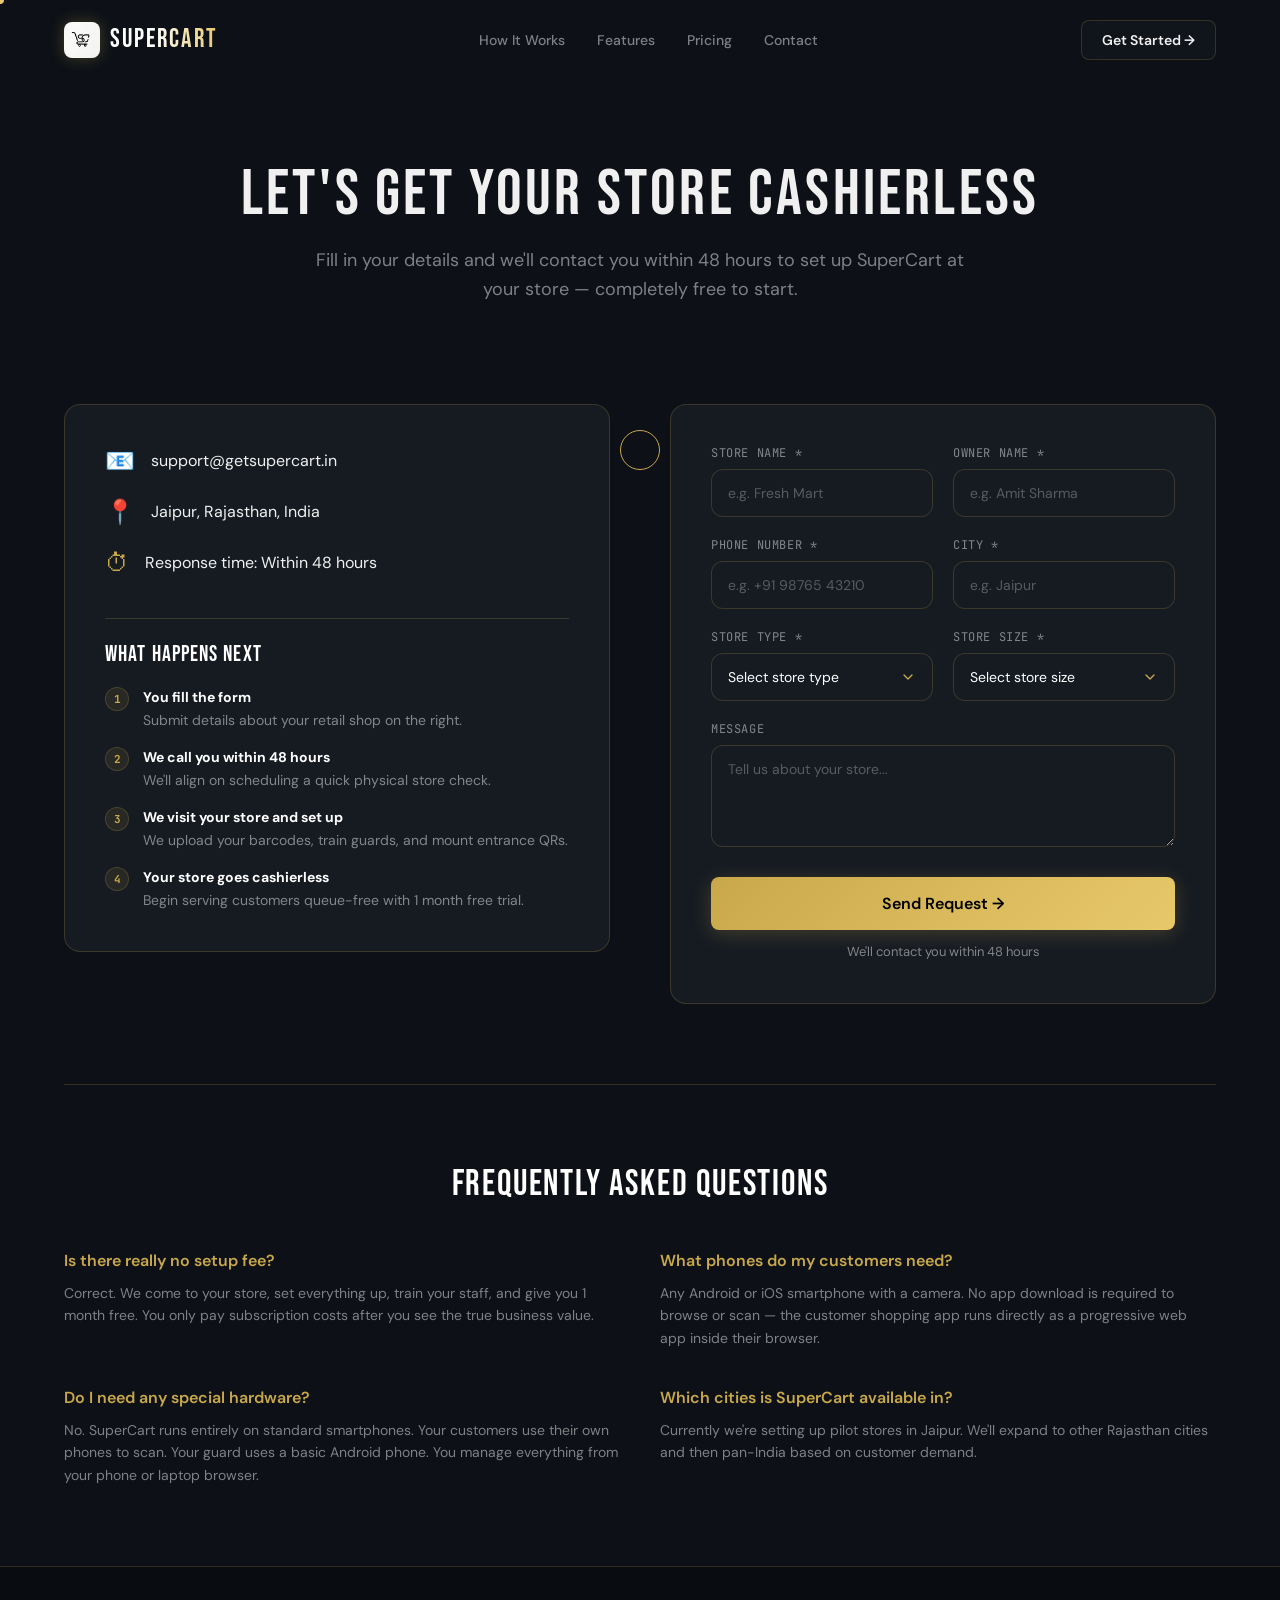
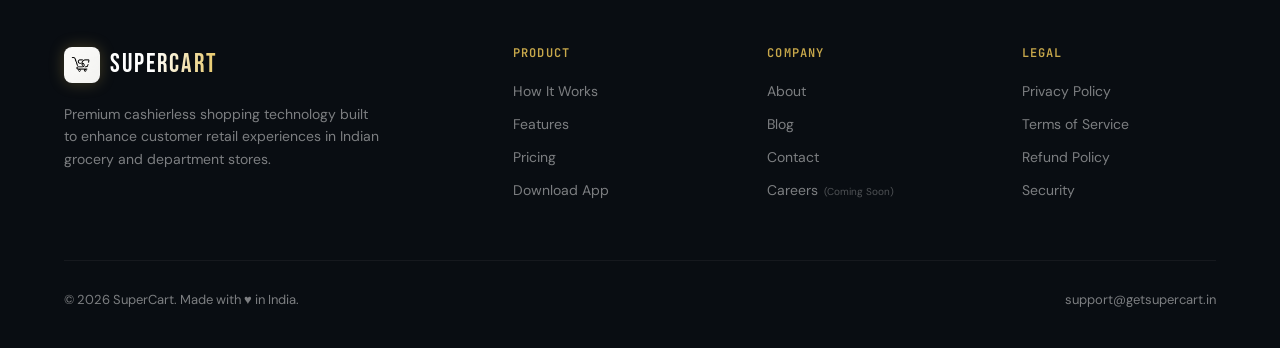
<file: contact.html>
<!DOCTYPE html>
<html lang="en">
<head>
  <meta charset="UTF-8">
  <meta name="viewport" content="width=device-width, initial-scale=1.0">
  <title>Contact Us — SuperCart | Get Your Store Set Up</title>
  <meta name="description" content="Get cashierless retail set up in your store. Contact us to start your 1-month free trial. Serve shoppers in Jaipur and Rajasthan.">
  <meta property="og:title" content="Contact Us — SuperCart | Get Your Store Set Up">
  <meta property="og:description" content="Fill in your details and we'll contact you within 48 hours to set up cashierless billing at your store.">
  <meta property="og:url" content="https://getsupercart.in/contact.html">
  <meta property="og:image" content="https://getsupercart.in/og-image.png">
  <meta property="og:locale" content="en_IN">
  <meta property="og:site_name" content="SuperCart">
  <meta name="twitter:card" content="summary_large_image">
  <meta name="twitter:title" content="Contact Us — SuperCart">
  <meta name="twitter:description" content="Set up cashierless shopping at your store. Free 1-month trial. Zero hardware needed.">
  <meta name="twitter:image" content="https://getsupercart.in/og-image.png">
  <link rel="canonical" href="https://getsupercart.in/contact.html">
  
  <!-- Favicon -->
  <link rel="icon" type="image/png" href="favicon.png">

  <!-- CSS Stylesheet -->
  <link rel="stylesheet" href="style.css">
  
  <style>
    /* Contact Page Specific Layout */
    .contact-hero {
      padding: 160px 0 60px;
      text-align: center;
      position: relative;
    }
    
    .contact-section {
      padding: 40px 0 80px;
      position: relative;
      z-index: 5;
    }

    .contact-split {
      display: grid;
      grid-template-columns: 1fr 1fr;
      gap: 60px;
      align-items: start;
      margin-bottom: 80px;
    }

    .contact-info-panel {
      background: var(--surface-color);
      border: 1px solid var(--border-color);
      border-radius: 16px;
      padding: 40px;
      display: flex;
      flex-direction: column;
      gap: 30px;
    }

    .contact-info-list {
      display: flex;
      flex-direction: column;
      gap: 20px;
    }

    .contact-info-item {
      display: flex;
      align-items: center;
      gap: 16px;
      font-size: 16px;
    }

    .contact-info-icon {
      font-size: 24px;
      color: var(--gold-accent);
    }
    
    .next-steps-container {
      border-top: 1px solid var(--border-color);
      padding-top: 24px;
      margin-top: 10px;
    }

    .next-steps-title {
      font-family: var(--font-heading);
      font-size: 22px;
      color: #FFF;
      margin-bottom: 20px;
      letter-spacing: 0.05em;
    }

    .next-steps-list {
      display: flex;
      flex-direction: column;
      gap: 16px;
      list-style: none;
    }

    .next-step-item {
      display: flex;
      gap: 14px;
    }

    .next-step-num {
      width: 24px;
      height: 24px;
      background: rgba(200, 168, 75, 0.1);
      border: 1px solid var(--border-color);
      color: var(--gold-accent);
      border-radius: 50%;
      display: flex;
      align-items: center;
      justify-content: center;
      font-family: var(--font-mono);
      font-size: 11px;
      font-weight: 700;
      flex-shrink: 0;
    }

    .next-step-text {
      font-size: 14px;
      line-height: 1.5;
      color: var(--text-muted);
    }
    
    .next-step-text strong {
      color: #FFF;
      display: block;
      margin-bottom: 2px;
    }

    .contact-form-panel {
      background: var(--surface-color);
      border: 1px solid var(--border-color);
      border-radius: 16px;
      padding: 40px;
    }

    /* FAQ Section */
    .faq-container {
      border-top: 1px solid var(--border-color);
      padding-top: 80px;
    }

    .faq-title {
      font-family: var(--font-heading);
      font-size: 36px;
      text-align: center;
      margin-bottom: 48px;
      color: #FFF;
      letter-spacing: 0.05em;
    }

    .faq-grid {
      display: grid;
      grid-template-columns: repeat(2, 1fr);
      gap: 40px;
    }

    .faq-item h4 {
      font-size: 16px;
      color: var(--gold-accent);
      margin-bottom: 12px;
      font-weight: 600;
      font-family: var(--font-body);
      letter-spacing: normal;
    }

    .faq-item p {
      font-size: 14px;
      line-height: 1.6;
      color: var(--text-muted);
    }

    @media (max-width: 992px) {
      .contact-split {
        grid-template-columns: 1fr;
        gap: 40px;
      }
      .faq-grid {
        grid-template-columns: 1fr;
        gap: 30px;
      }
    }

    @media (max-width: 768px) {
      .contact-info-panel, .contact-form-panel {
        padding: 24px;
      }
    }
  </style>
</head>
<body>

  <!-- Custom Cursor Elements -->
  <div class="custom-cursor-dot" id="cursor-dot"></div>
  <div class="custom-cursor-ring" id="cursor-ring"></div>

  <!-- Navbar -->
  <header class="navbar scrolled" id="navbar">
    <div class="container">
      <a href="index.html" class="logo clickable" id="nav-logo">
        <img src="logo.png" alt="SuperCart Logo" class="logo-img">
        <span class="logo-text">SUPERCART</span>
      </a>
      
      <ul class="nav-links">
        <li><a href="index.html#how-it-works" class="clickable" id="link-works">How It Works</a></li>
        <li><a href="index.html#features" class="clickable" id="link-features">Features</a></li>
        <li><a href="index.html#pricing" class="clickable" id="link-pricing">Pricing</a></li>
        <li><a href="contact.html" class="clickable" id="link-contact">Contact</a></li>
      </ul>

      <a href="index.html#pricing" class="btn btn-ghost clickable" style="padding: 10px 20px; font-size: 14px;" id="btn-nav-cta">
        Get Started →
      </a>
    </div>
  </header>

  <!-- Contact Hero -->
  <section class="contact-hero" id="contact-hero">
    <div class="container">
      <h1 class="section-title" style="font-size: clamp(36px, 6vw, 64px); max-width: 900px; margin: 0 auto 16px; line-height: 1.1;">LET'S GET YOUR STORE CASHIERLESS</h1>
      <p class="section-subtitle" style="margin: 0 auto; max-width: 650px;">Fill in your details and we'll contact you within 48 hours to set up SuperCart at your store — completely free to start.</p>
    </div>
  </section>

  <!-- Contact Split Section -->
  <section class="contact-section" id="contact-content">
    <div class="container">
      
      <div class="contact-split">
        <!-- Left Column Info Panel -->
        <div class="contact-info-panel">
          <div class="contact-info-list">
            <div class="contact-info-item">
              <span class="contact-info-icon">📧</span>
              <span>support@getsupercart.in</span>
            </div>
            <div class="contact-info-item">
              <span class="contact-info-icon">📍</span>
              <span>Jaipur, Rajasthan, India</span>
            </div>
            <div class="contact-info-item">
              <span class="contact-info-icon">⏱</span>
              <span>Response time: Within 48 hours</span>
            </div>
          </div>
          
          <div class="next-steps-container">
            <h3 class="next-steps-title">What Happens Next</h3>
            <ul class="next-steps-list">
              <li class="next-step-item">
                <div class="next-step-num">1</div>
                <div class="next-step-text">
                  <strong>You fill the form</strong>
                  Submit details about your retail shop on the right.
                </div>
              </li>
              <li class="next-step-item">
                <div class="next-step-num">2</div>
                <div class="next-step-text">
                  <strong>We call you within 48 hours</strong>
                  We'll align on scheduling a quick physical store check.
                </div>
              </li>
              <li class="next-step-item">
                <div class="next-step-num">3</div>
                <div class="next-step-text">
                  <strong>We visit your store and set up</strong>
                  We upload your barcodes, train guards, and mount entrance QRs.
                </div>
              </li>
              <li class="next-step-item">
                <div class="next-step-num">4</div>
                <div class="next-step-text">
                  <strong>Your store goes cashierless</strong>
                  Begin serving customers queue-free with 1 month free trial.
                </div>
              </li>
            </ul>
          </div>
        </div>

        <!-- Right Column Lead Form Panel -->
        <div class="contact-form-panel">
          <form id="lead-form" action="https://formspree.io/f/mkoarovw" method="POST" class="lead-form" style="margin-top: 0;">
            <div class="form-grid">
              <div class="form-group">
                <label for="store-name">Store Name *</label>
                <input type="text" id="store-name" name="storeName" required placeholder="e.g. Fresh Mart" class="clickable">
              </div>
              <div class="form-group">
                <label for="owner-name">Owner Name *</label>
                <input type="text" id="owner-name" name="ownerName" required placeholder="e.g. Amit Sharma" class="clickable">
              </div>
              <div class="form-group">
                <label for="phone-number">Phone Number *</label>
                <input type="tel" id="phone-number" name="phone" required placeholder="e.g. +91 98765 43210" class="clickable">
              </div>
              <div class="form-group">
                <label for="city">City *</label>
                <input type="text" id="city" name="city" required placeholder="e.g. Jaipur" class="clickable">
              </div>
              <div class="form-group">
                <label for="store-type">Store Type *</label>
                <select id="store-type" name="storeType" required class="clickable">
                  <option value="" disabled selected>Select store type</option>
                  <option value="Grocery/General">Grocery/General</option>
                  <option value="Clothing/Apparel">Clothing/Apparel</option>
                  <option value="Electronics">Electronics</option>
                  <option value="Pharmacy">Pharmacy</option>
                  <option value="Other">Other</option>
                </select>
              </div>
              <div class="form-group">
                <label for="store-size">Store Size *</label>
                <select id="store-size" name="storeSize" required class="clickable">
                  <option value="" disabled selected>Select store size</option>
                  <option value="Small under 500 sqft">Small under 500 sqft</option>
                  <option value="Medium 500-2000 sqft">Medium 500-2000 sqft</option>
                  <option value="Large above 2000 sqft">Large above 2000 sqft</option>
                </select>
              </div>
            </div>
            <div class="form-group full-width">
              <label for="message">Message</label>
              <textarea id="message" name="message" placeholder="Tell us about your store..." rows="4" class="clickable"></textarea>
            </div>
            <button type="submit" class="btn btn-primary btn-submit clickable" id="btn-submit-lead">Send Request →</button>
            <p class="form-note">We'll contact you within 48 hours</p>
          </form>

          <div id="form-success-msg" class="form-success-message" style="display: none; margin-top: 0;">
            <span class="success-icon">✓</span>
            <h3>THANK YOU!</h3>
            <p>Your request has been submitted successfully. We'll contact you within 48 hours.</p>
          </div>
        </div>
      </div>
      
      <!-- FAQ Section -->
      <div class="faq-container">
        <h3 class="faq-title">FREQUENTLY ASKED QUESTIONS</h3>
        
        <div class="faq-grid">
          <!-- Q1 -->
          <div class="faq-item">
            <h4>Is there really no setup fee?</h4>
            <p>Correct. We come to your store, set everything up, train your staff, and give you 1 month free. You only pay subscription costs after you see the true business value.</p>
          </div>
          
          <!-- Q2 -->
          <div class="faq-item">
            <h4>What phones do my customers need?</h4>
            <p>Any Android or iOS smartphone with a camera. No app download is required to browse or scan — the customer shopping app runs directly as a progressive web app inside their browser.</p>
          </div>
          
          <!-- Q3 -->
          <div class="faq-item">
            <h4>Do I need any special hardware?</h4>
            <p>No. SuperCart runs entirely on standard smartphones. Your customers use their own phones to scan. Your guard uses a basic Android phone. You manage everything from your phone or laptop browser.</p>
          </div>
          
          <!-- Q4 -->
          <div class="faq-item">
            <h4>Which cities is SuperCart available in?</h4>
            <p>Currently we're setting up pilot stores in Jaipur. We'll expand to other Rajasthan cities and then pan-India based on customer demand.</p>
          </div>
        </div>
      </div>

    </div>
  </section>

  <!-- Footer -->
  <footer class="footer">
    <div class="container">
      <div class="footer-grid">
        <!-- Column 1 Logo -->
        <div class="footer-col" id="footer-brand">
          <div class="footer-logo">
            <img src="logo.png" alt="SuperCart Logo" class="logo-img">
            <span class="logo-text">SUPERCART</span>
          </div>
          <p class="footer-desc">Premium cashierless shopping technology built to enhance customer retail experiences in Indian grocery and department stores.</p>
        </div>

        <!-- Column 2 Product -->
        <div class="footer-col" id="footer-prod-links">
          <h4>Product</h4>
          <ul class="footer-links">
            <li><a href="index.html#how-it-works" class="clickable">How It Works</a></li>
            <li><a href="index.html#features" class="clickable">Features</a></li>
            <li><a href="index.html#pricing" class="clickable">Pricing</a></li>
            <li><a href="#" class="clickable">Download App</a></li>
          </ul>
        </div>

        <!-- Column 3 Company -->
        <div class="footer-col" id="footer-comp-links">
          <h4>Company</h4>
          <ul class="footer-links">
            <li><a href="about.html" class="clickable">About</a></li>
            <li><a href="blog.html" class="clickable">Blog</a></li>
            <li><a href="contact.html" class="clickable">Contact</a></li>
            <li><a href="#" class="clickable" title="Coming Soon">Careers <small style="font-size: 10px; opacity: 0.6; margin-left: 2px;">(Coming Soon)</small></a></li>
          </ul>
        </div>

        <!-- Column 4 Legal -->
        <div class="footer-col" id="footer-legal-links">
          <h4>Legal</h4>
          <ul class="footer-links">
            <li><a href="privacy-policy.html" class="clickable">Privacy Policy</a></li>
            <li><a href="terms-of-service.html" class="clickable">Terms of Service</a></li>
            <li><a href="refund-policy.html" class="clickable">Refund Policy</a></li>
            <li><a href="security.html" class="clickable">Security</a></li>
          </ul>
        </div>
      </div>

      <!-- Footer Bottom -->
      <div class="footer-bottom">
        <span>&copy; 2026 SuperCart. Made with &hearts; in India.</span>
        <div class="footer-bottom-links">
          <span>support@getsupercart.in</span>
        </div>
      </div>
    </div>
  </footer>

  <!-- Client-side JavaScript -->
  <script src="script.js"></script>
  
  <!-- Form Submission Handler -->
  <script>
    document.getElementById('lead-form').addEventListener('submit', async function(e) {
      e.preventDefault();
      const form = e.target;
      const button = document.getElementById('btn-submit-lead');
      const successMsg = document.getElementById('form-success-msg');
      
      button.disabled = true;
      button.textContent = 'Sending...';
      
      try {
        const response = await fetch(form.action, {
          method: form.method,
          body: new FormData(form),
          headers: {
            'Accept': 'application/json'
          }
        });
        if (response.ok) {
          form.style.display = 'none';
          successMsg.style.display = 'block';
        } else {
          const data = await response.json();
          alert(data.errors ? data.errors.map(err => err.message).join(', ') : 'Oops! There was a problem submitting your form');
          button.disabled = false;
          button.textContent = 'Send Request →';
        }
      } catch (error) {
        alert('Oops! There was a problem submitting your form');
        button.disabled = false;
        button.textContent = 'Send Request →';
      }
    });
  </script>
</body>
</html>
</file>
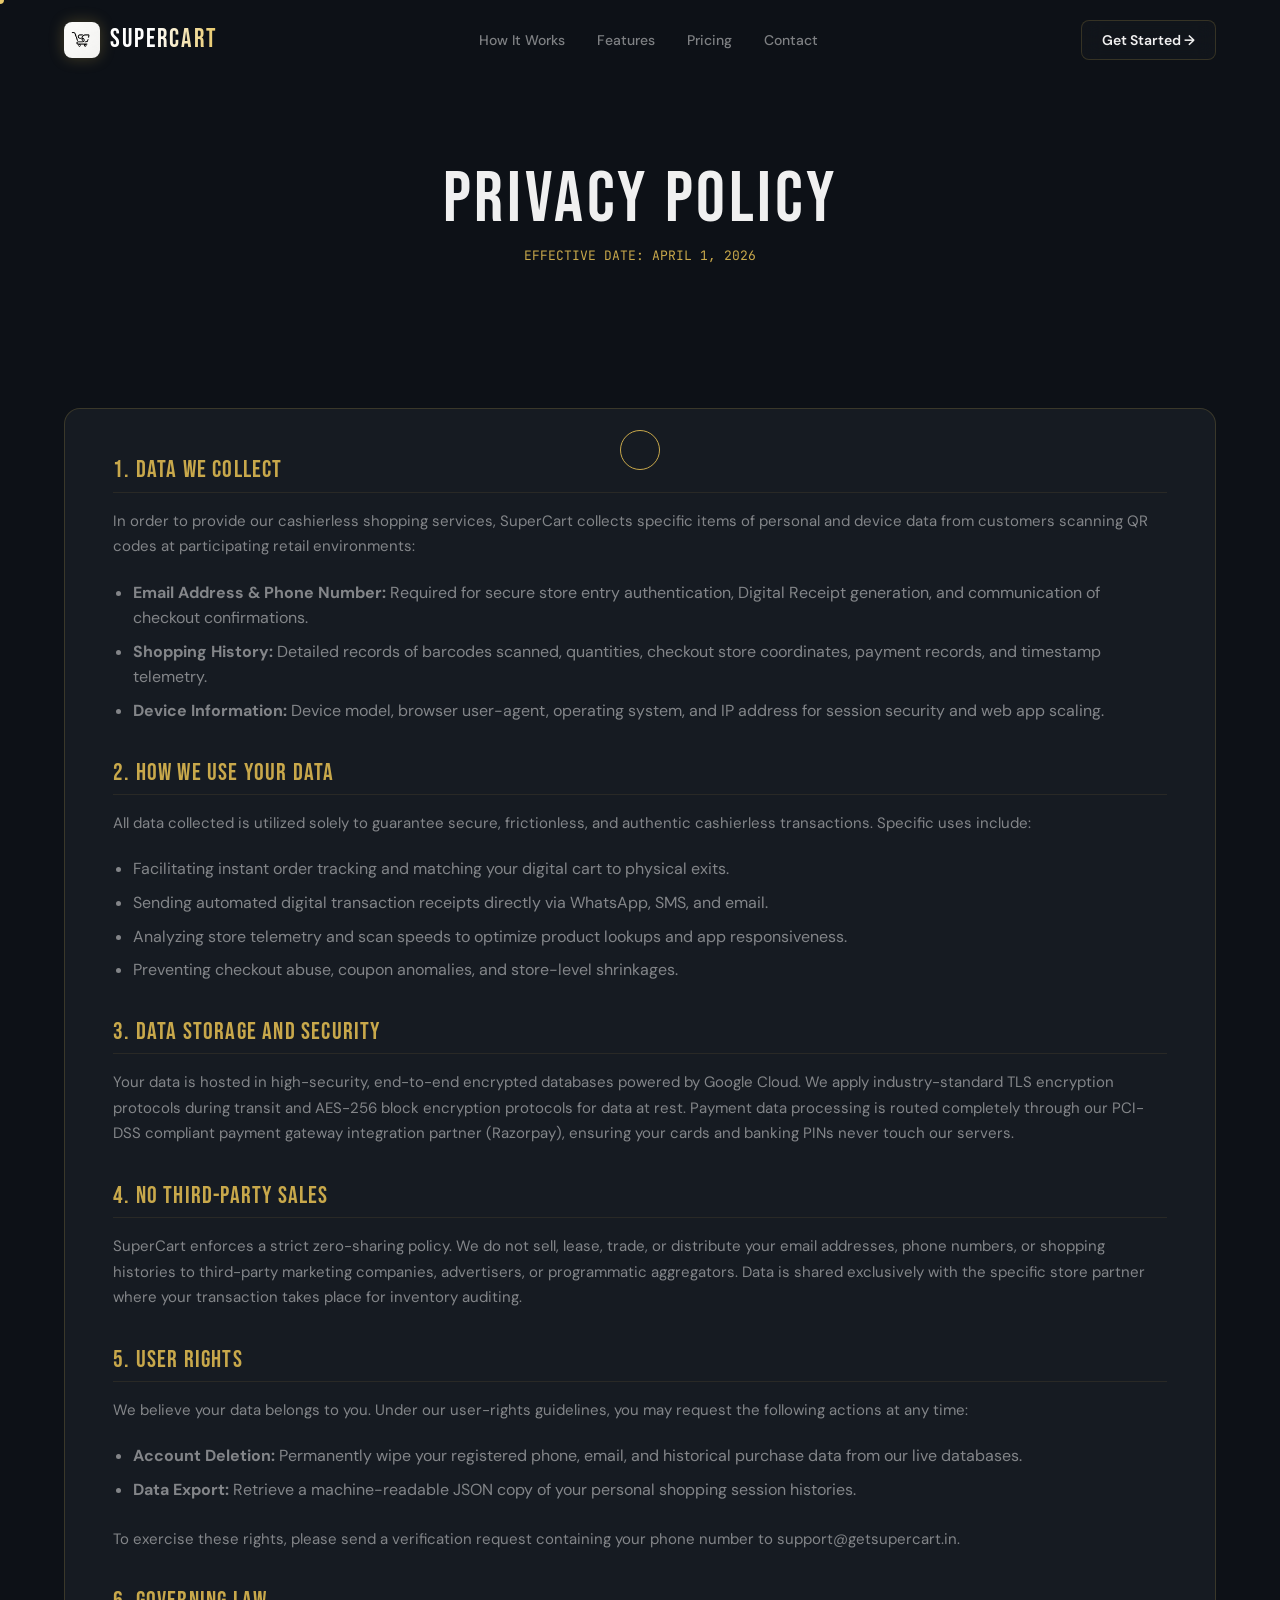
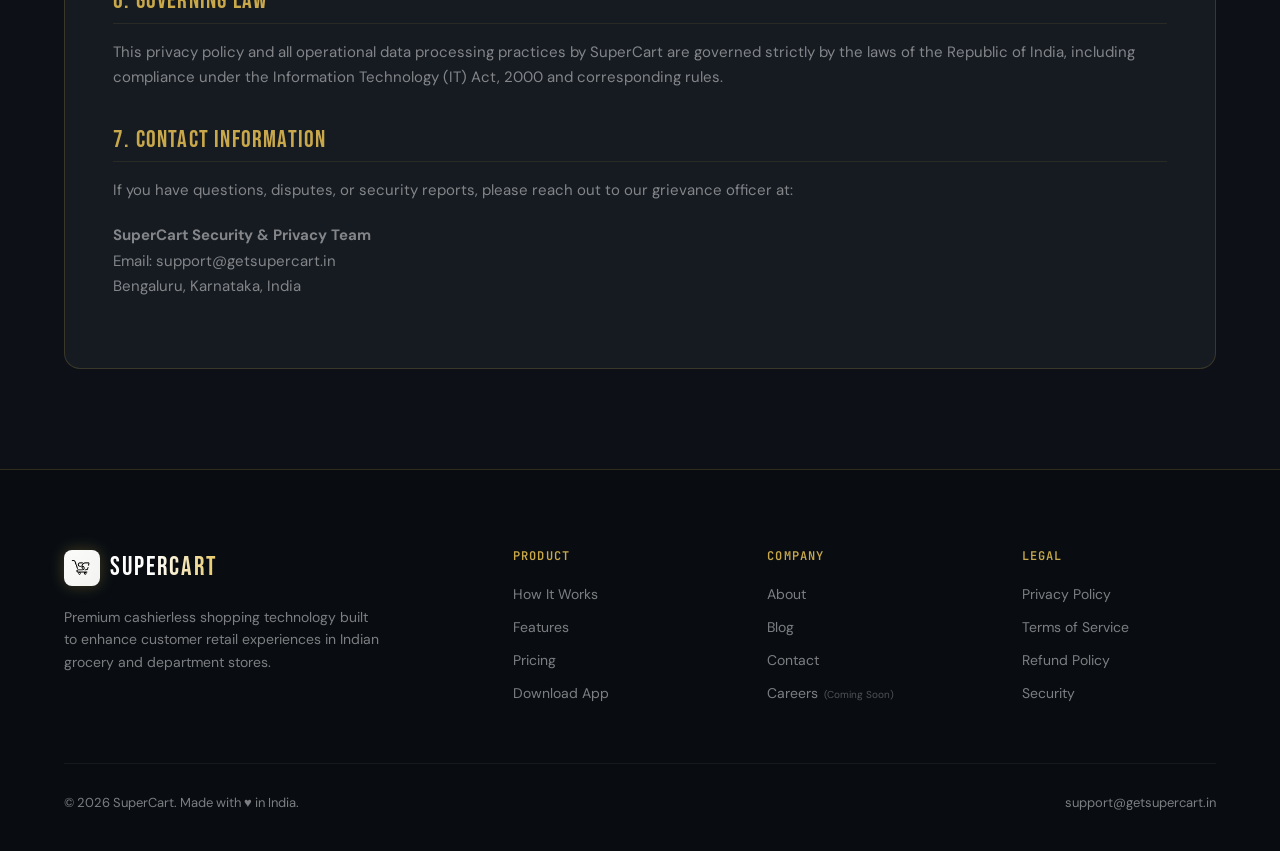
<file: privacy-policy.html>
<!DOCTYPE html>
<html lang="en">
<head>
  <meta charset="UTF-8">
  <meta name="viewport" content="width=device-width, initial-scale=1.0">
  <title>Privacy Policy — SuperCart</title>
  <meta name="description" content="Privacy Policy for SuperCart. Learn about what customer and store data we collect, how it is encrypted and stored on Google Cloud, and user rights under the Indian IT Act.">
  <meta name="keywords" content="privacy policy, data collection, user rights, SuperCart data storage, Indian IT Act 2000, cashierless shopping privacy">
  <meta name="author" content="SuperCart">
  <meta name="robots" content="index, follow">
  <meta name="language" content="English">
  <meta name="geo.region" content="IN">
  <meta name="geo.country" content="India">

  <!-- Open Graph -->
  <meta property="og:type" content="website">
  <meta property="og:url" content="https://getsupercart.in/privacy-policy.html">
  <meta property="og:title" content="Privacy Policy — SuperCart">
  <meta property="og:description" content="Learn about our secure, transparent data collection policies at SuperCart. Fully compliant with Indian data regulations.">
  <meta property="og:image" content="https://getsupercart.in/og-image.png">
  <meta property="og:locale" content="en_IN">
  <meta property="og:site_name" content="SuperCart">

  <!-- Twitter Card -->
  <meta name="twitter:card" content="summary_large_image">
  <meta name="twitter:title" content="Privacy Policy — SuperCart">
  <meta name="twitter:description" content="Learn about our data security and user rights policies. Transparent and secure cashierless retail.">
  <meta name="twitter:image" content="https://getsupercart.in/og-image.png">

  <!-- Canonical -->
  <link rel="canonical" href="https://getsupercart.in/privacy-policy.html">

  <!-- Favicon -->
  <link rel="icon" type="image/png" href="favicon.png">

  <!-- CSS Stylesheet -->
  <link rel="stylesheet" href="style.css">
  
  <style>
    /* Privacy Policy Page Specific Layout */
    .policy-hero {
      padding: 160px 0 60px;
      text-align: center;
      position: relative;
    }
    
    .policy-content-section {
      padding: 60px 0 100px;
      position: relative;
      z-index: 5;
    }

    .policy-card {
      background: var(--surface-color);
      border: 1px solid var(--border-color);
      border-radius: 16px;
      padding: 48px;
    }

    .policy-card h3 {
      font-size: 24px;
      margin-top: 36px;
      margin-bottom: 16px;
      color: var(--gold-accent);
      border-bottom: 1px solid rgba(200, 168, 75, 0.1);
      padding-bottom: 8px;
    }

    .policy-card h3:first-of-type {
      margin-top: 0;
    }

    .policy-card p {
      font-size: 15px;
      line-height: 1.7;
      margin-bottom: 20px;
      color: var(--text-muted);
    }

    .policy-card ul {
      margin-bottom: 24px;
      padding-left: 20px;
      color: var(--text-muted);
    }

    .policy-card li {
      margin-bottom: 8px;
      line-height: 1.6;
    }
    
    .effective-date {
      font-family: var(--font-mono);
      font-size: 13px;
      color: var(--gold-accent);
      margin-bottom: 24px;
    }
  </style>
</head>
<body>

  <!-- Custom Cursor Elements -->
  <div class="custom-cursor-dot" id="cursor-dot"></div>
  <div class="custom-cursor-ring" id="cursor-ring"></div>

  <!-- Navbar -->
  <header class="navbar scrolled" id="navbar"> <!-- Always scrolled/frosted for subpages -->
    <div class="container">
      <a href="index.html" class="logo clickable" id="nav-logo">
        <img src="logo.png" alt="SuperCart Logo" class="logo-img">
        <span class="logo-text">SUPERCART</span>
      </a>
      
      <ul class="nav-links">
        <li><a href="index.html#how-it-works" class="clickable" id="link-works">How It Works</a></li>
        <li><a href="index.html#features" class="clickable" id="link-features">Features</a></li>
        <li><a href="index.html#pricing" class="clickable" id="link-pricing">Pricing</a></li>
        <li><a href="index.html#contact" class="clickable" id="link-contact">Contact</a></li>
      </ul>

      <a href="index.html#pricing" class="btn btn-ghost clickable" style="padding: 10px 20px; font-size: 14px;" id="btn-nav-cta">
        Get Started →
      </a>
    </div>
  </header>

  <!-- Policy Page Header -->
  <section class="policy-hero" id="policy-hero">
    <div class="container">
      <h1 class="section-title" style="font-size: clamp(40px, 8vw, 72px); margin-bottom: 8px;">PRIVACY POLICY</h1>
      <div class="effective-date">EFFECTIVE DATE: APRIL 1, 2026</div>
    </div>
  </section>

  <!-- Policy Content Section -->
  <section class="policy-content-section" id="policy-content">
    <div class="container">
      <div class="policy-card">
        
        <h3>1. Data We Collect</h3>
        <p>In order to provide our cashierless shopping services, SuperCart collects specific items of personal and device data from customers scanning QR codes at participating retail environments:</p>
        <ul>
          <li><strong>Email Address & Phone Number:</strong> Required for secure store entry authentication, Digital Receipt generation, and communication of checkout confirmations.</li>
          <li><strong>Shopping History:</strong> Detailed records of barcodes scanned, quantities, checkout store coordinates, payment records, and timestamp telemetry.</li>
          <li><strong>Device Information:</strong> Device model, browser user-agent, operating system, and IP address for session security and web app scaling.</li>
        </ul>

        <h3>2. How We Use Your Data</h3>
        <p>All data collected is utilized solely to guarantee secure, frictionless, and authentic cashierless transactions. Specific uses include:</p>
        <ul>
          <li>Facilitating instant order tracking and matching your digital cart to physical exits.</li>
          <li>Sending automated digital transaction receipts directly via WhatsApp, SMS, and email.</li>
          <li>Analyzing store telemetry and scan speeds to optimize product lookups and app responsiveness.</li>
          <li>Preventing checkout abuse, coupon anomalies, and store-level shrinkages.</li>
        </ul>

        <h3>3. Data Storage and Security</h3>
        <p>Your data is hosted in high-security, end-to-end encrypted databases powered by Google Cloud. We apply industry-standard TLS encryption protocols during transit and AES-256 block encryption protocols for data at rest. Payment data processing is routed completely through our PCI-DSS compliant payment gateway integration partner (Razorpay), ensuring your cards and banking PINs never touch our servers.</p>

        <h3>4. No Third-Party Sales</h3>
        <p>SuperCart enforces a strict zero-sharing policy. We do not sell, lease, trade, or distribute your email addresses, phone numbers, or shopping histories to third-party marketing companies, advertisers, or programmatic aggregators. Data is shared exclusively with the specific store partner where your transaction takes place for inventory auditing.</p>

        <h3>5. User Rights</h3>
        <p>We believe your data belongs to you. Under our user-rights guidelines, you may request the following actions at any time:</p>
        <ul>
          <li><strong>Account Deletion:</strong> Permanently wipe your registered phone, email, and historical purchase data from our live databases.</li>
          <li><strong>Data Export:</strong> Retrieve a machine-readable JSON copy of your personal shopping session histories.</li>
        </ul>
        <p>To exercise these rights, please send a verification request containing your phone number to <a href="mailto:support@getsupercart.in" class="clickable">support@getsupercart.in</a>.</p>

        <h3>6. Governing Law</h3>
        <p>This privacy policy and all operational data processing practices by SuperCart are governed strictly by the laws of the Republic of India, including compliance under the Information Technology (IT) Act, 2000 and corresponding rules.</p>

        <h3>7. Contact Information</h3>
        <p>If you have questions, disputes, or security reports, please reach out to our grievance officer at:</p>
        <p><strong>SuperCart Security & Privacy Team</strong><br>
        Email: <a href="mailto:support@getsupercart.in" class="clickable">support@getsupercart.in</a><br>
        Bengaluru, Karnataka, India
        </p>

      </div>
    </div>
  </section>

  <!-- Footer -->
  <footer class="footer">
    <div class="container">
      <div class="footer-grid">
        <!-- Column 1 Logo -->
        <div class="footer-col" id="footer-brand">
          <div class="footer-logo">
            <img src="logo.png" alt="SuperCart Logo" class="logo-img">
            <span class="logo-text">SUPERCART</span>
          </div>
          <p class="footer-desc">Premium cashierless shopping technology built to enhance customer retail experiences in Indian grocery and department stores.</p>
        </div>

        <!-- Column 2 Product -->
        <div class="footer-col" id="footer-prod-links">
          <h4>Product</h4>
          <ul class="footer-links">
            <li><a href="index.html#how-it-works" class="clickable">How It Works</a></li>
            <li><a href="index.html#features" class="clickable">Features</a></li>
            <li><a href="index.html#pricing" class="clickable">Pricing</a></li>
            <li><a href="#" class="clickable">Download App</a></li>
          </ul>
        </div>

        <!-- Column 3 Company -->
        <div class="footer-col" id="footer-comp-links">
          <h4>Company</h4>
          <ul class="footer-links">
            <li><a href="about.html" class="clickable">About</a></li>
            <li><a href="blog.html" class="clickable">Blog</a></li>
            <li><a href="contact.html" class="clickable">Contact</a></li>
            <li><a href="#" class="clickable" title="Coming Soon">Careers <small style="font-size: 10px; opacity: 0.6; margin-left: 2px;">(Coming Soon)</small></a></li>
          </ul>
        </div>

        <!-- Column 4 Legal -->
        <div class="footer-col" id="footer-legal-links">
          <h4>Legal</h4>
          <ul class="footer-links">
            <li><a href="privacy-policy.html" class="clickable">Privacy Policy</a></li>
            <li><a href="terms-of-service.html" class="clickable">Terms of Service</a></li>
            <li><a href="refund-policy.html" class="clickable">Refund Policy</a></li>
            <li><a href="security.html" class="clickable">Security</a></li>
          </ul>
        </div>
      </div>

      <!-- Footer Bottom -->
      <div class="footer-bottom">
        <span>&copy; 2026 SuperCart. Made with &hearts; in India.</span>
        <div class="footer-bottom-links">
          <span>support@getsupercart.in</span>
        </div>
      </div>
    </div>
  </footer>

  <!-- Client-side JavaScript -->
  <script src="script.js"></script>
</body>
</html>
</file>
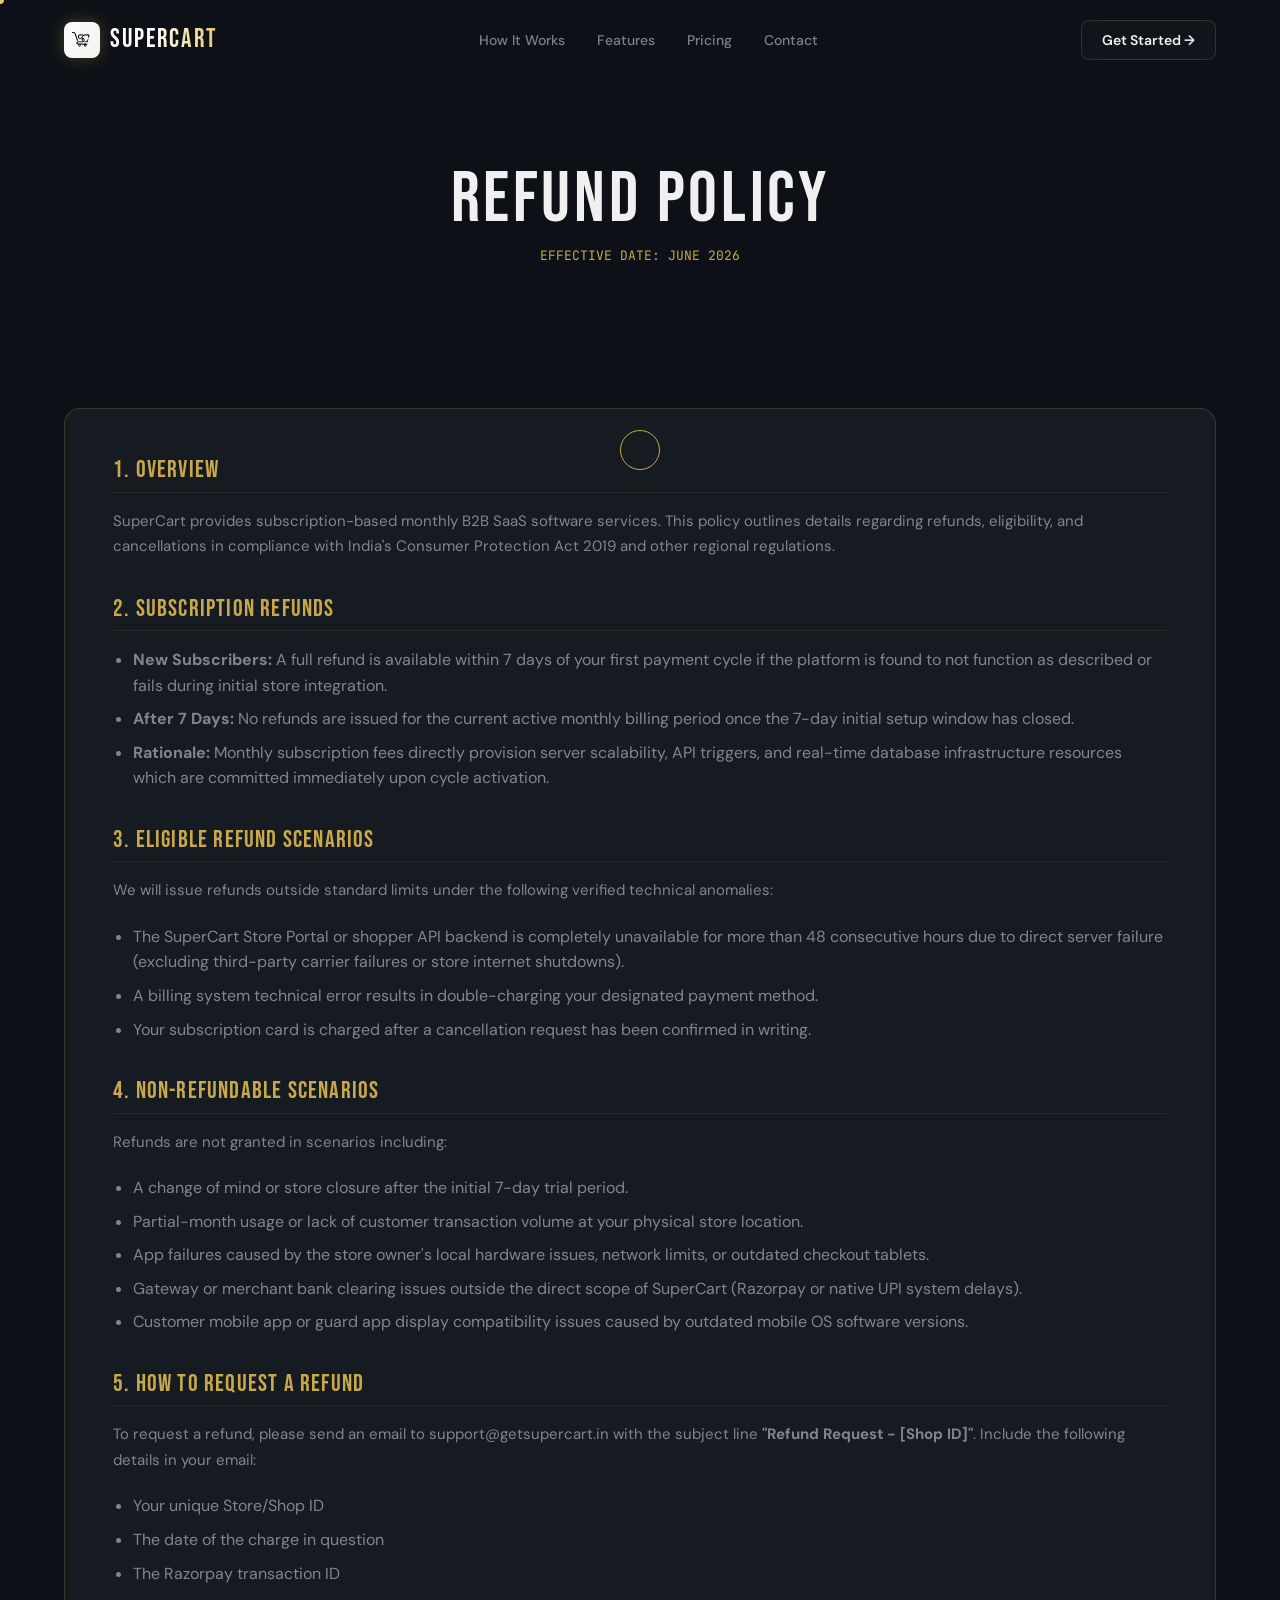
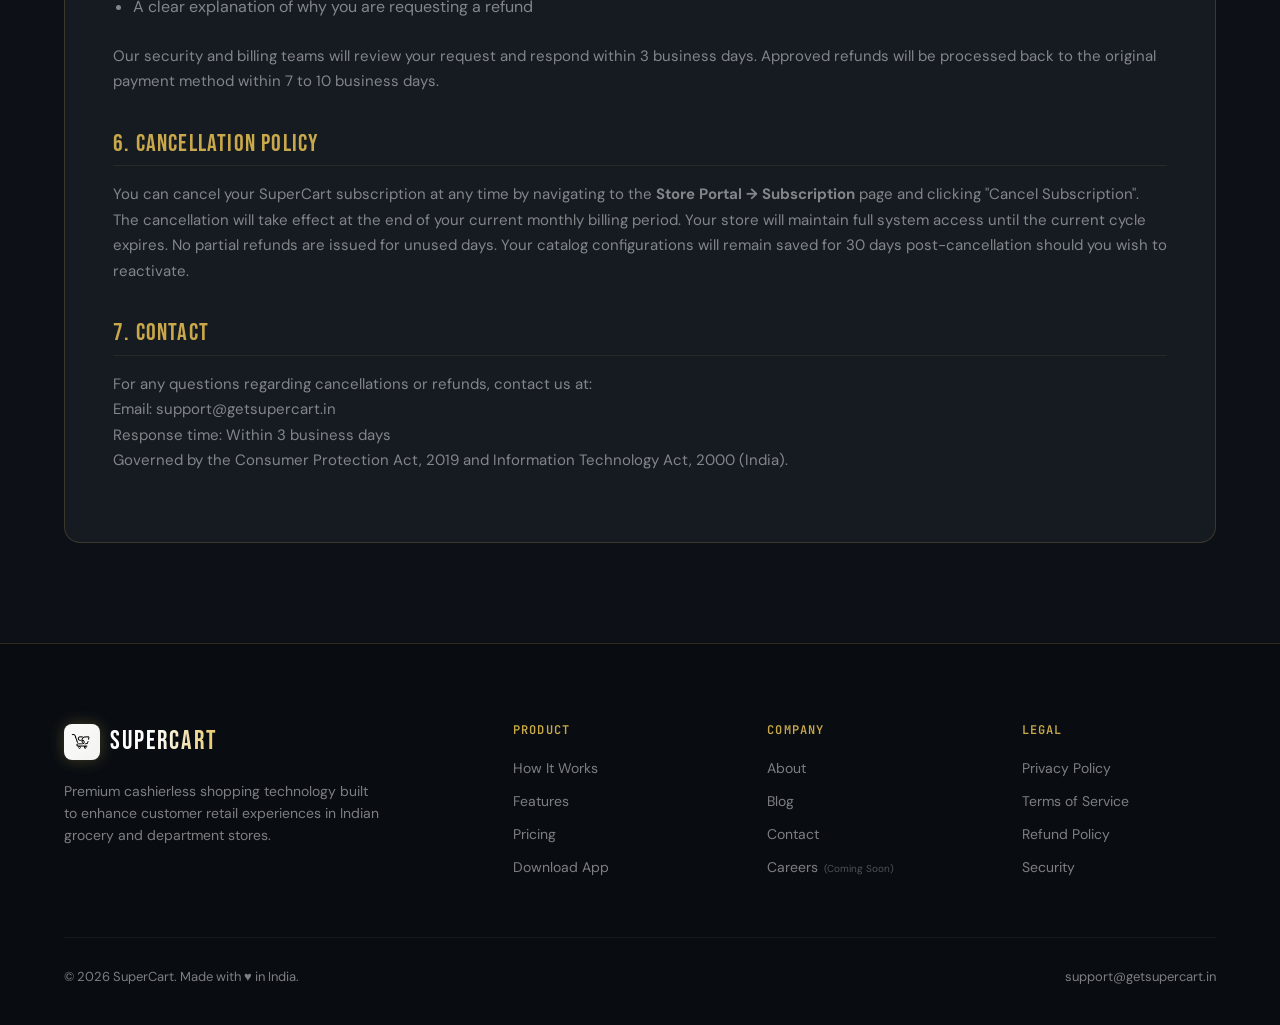
<file: refund-policy.html>
<!DOCTYPE html>
<html lang="en">
<head>
  <meta charset="UTF-8">
  <meta name="viewport" content="width=device-width, initial-scale=1.0">
  <title>Refund Policy — SuperCart</title>
  <meta name="description" content="Refund Policy for SuperCart. Learn about B2B SaaS cancellations, subscription refund eligibility timelines, and Consumer Protection Act guidelines.">
  <meta name="keywords" content="refund policy, cancel subscription, SaaS refund, consumer protection India, payment cancellation, SuperCart refund rules">
  <meta name="author" content="SuperCart">
  <meta name="robots" content="index, follow">
  <meta name="language" content="English">
  <meta name="geo.region" content="IN">
  <meta name="geo.country" content="India">

  <!-- Open Graph -->
  <meta property="og:type" content="website">
  <meta property="og:url" content="https://getsupercart.in/refund-policy.html">
  <meta property="og:title" content="Refund Policy — SuperCart">
  <meta property="og:description" content="Review our refund policy, eligibility criteria for SaaS plans, and cancellation terms.">
  <meta property="og:image" content="https://getsupercart.in/og-image.png">
  <meta property="og:locale" content="en_IN">
  <meta property="og:site_name" content="SuperCart">

  <!-- Twitter Card -->
  <meta name="twitter:card" content="summary_large_image">
  <meta name="twitter:title" content="Refund Policy — SuperCart">
  <meta name="twitter:description" content="Subscription cancellations and refund terms for SuperCart cashierless retail billing.">
  <meta name="twitter:image" content="https://getsupercart.in/og-image.png">

  <!-- Canonical -->
  <link rel="canonical" href="https://getsupercart.in/refund-policy.html">

  <!-- Favicon -->
  <link rel="icon" type="image/png" href="favicon.png">

  <!-- CSS Stylesheet -->
  <link rel="stylesheet" href="style.css">
  
  <style>
    /* Privacy/Terms Page Specific Layout */
    .policy-hero {
      padding: 160px 0 60px;
      text-align: center;
      position: relative;
    }
    
    .policy-content-section {
      padding: 60px 0 100px;
      position: relative;
      z-index: 5;
    }

    .policy-card {
      background: var(--surface-color);
      border: 1px solid var(--border-color);
      border-radius: 16px;
      padding: 48px;
    }

    .policy-card h3 {
      font-size: 24px;
      margin-top: 36px;
      margin-bottom: 16px;
      color: var(--gold-accent);
      border-bottom: 1px solid rgba(200, 168, 75, 0.1);
      padding-bottom: 8px;
    }

    .policy-card h3:first-of-type {
      margin-top: 0;
    }

    .policy-card p {
      font-size: 15px;
      line-height: 1.7;
      margin-bottom: 20px;
      color: var(--text-muted);
    }

    .policy-card ul {
      margin-bottom: 24px;
      padding-left: 20px;
      color: var(--text-muted);
    }

    .policy-card li {
      margin-bottom: 8px;
      line-height: 1.6;
    }
    
    .effective-date {
      font-family: var(--font-mono);
      font-size: 13px;
      color: var(--gold-accent);
      margin-bottom: 24px;
    }
  </style>
</head>
<body>

  <!-- Custom Cursor Elements -->
  <div class="custom-cursor-dot" id="cursor-dot"></div>
  <div class="custom-cursor-ring" id="cursor-ring"></div>

  <!-- Navbar -->
  <header class="navbar scrolled" id="navbar">
    <div class="container">
      <a href="index.html" class="logo clickable" id="nav-logo">
        <img src="logo.png" alt="SuperCart Logo" class="logo-img">
        <span class="logo-text">SUPERCART</span>
      </a>
      
      <ul class="nav-links">
        <li><a href="index.html#how-it-works" class="clickable" id="link-works">How It Works</a></li>
        <li><a href="index.html#features" class="clickable" id="link-features">Features</a></li>
        <li><a href="index.html#pricing" class="clickable" id="link-pricing">Pricing</a></li>
        <li><a href="index.html#contact" class="clickable" id="link-contact">Contact</a></li>
      </ul>

      <a href="index.html#pricing" class="btn btn-ghost clickable" style="padding: 10px 20px; font-size: 14px;" id="btn-nav-cta">
        Get Started →
      </a>
    </div>
  </header>

  <!-- Policy Page Header -->
  <section class="policy-hero" id="policy-hero">
    <div class="container">
      <h1 class="section-title" style="font-size: clamp(40px, 8vw, 72px); margin-bottom: 8px;">REFUND POLICY</h1>
      <div class="effective-date">EFFECTIVE DATE: JUNE 2026</div>
    </div>
  </section>

  <!-- Policy Content Section -->
  <section class="policy-content-section" id="policy-content">
    <div class="container">
      <div class="policy-card">
        
        <h3>1. Overview</h3>
        <p>SuperCart provides subscription-based monthly B2B SaaS software services. This policy outlines details regarding refunds, eligibility, and cancellations in compliance with India's Consumer Protection Act 2019 and other regional regulations.</p>

        <h3>2. Subscription Refunds</h3>
        <ul>
          <li><strong>New Subscribers:</strong> A full refund is available within 7 days of your first payment cycle if the platform is found to not function as described or fails during initial store integration.</li>
          <li><strong>After 7 Days:</strong> No refunds are issued for the current active monthly billing period once the 7-day initial setup window has closed.</li>
          <li><strong>Rationale:</strong> Monthly subscription fees directly provision server scalability, API triggers, and real-time database infrastructure resources which are committed immediately upon cycle activation.</li>
        </ul>

        <h3>3. Eligible Refund Scenarios</h3>
        <p>We will issue refunds outside standard limits under the following verified technical anomalies:</p>
        <ul>
          <li>The SuperCart Store Portal or shopper API backend is completely unavailable for more than 48 consecutive hours due to direct server failure (excluding third-party carrier failures or store internet shutdowns).</li>
          <li>A billing system technical error results in double-charging your designated payment method.</li>
          <li>Your subscription card is charged after a cancellation request has been confirmed in writing.</li>
        </ul>

        <h3>4. Non-Refundable Scenarios</h3>
        <p>Refunds are not granted in scenarios including:</p>
        <ul>
          <li>A change of mind or store closure after the initial 7-day trial period.</li>
          <li>Partial-month usage or lack of customer transaction volume at your physical store location.</li>
          <li>App failures caused by the store owner's local hardware issues, network limits, or outdated checkout tablets.</li>
          <li>Gateway or merchant bank clearing issues outside the direct scope of SuperCart (Razorpay or native UPI system delays).</li>
          <li>Customer mobile app or guard app display compatibility issues caused by outdated mobile OS software versions.</li>
        </ul>

        <h3>5. How to Request a Refund</h3>
        <p>To request a refund, please send an email to <a href="mailto:support@getsupercart.in" class="clickable">support@getsupercart.in</a> with the subject line <strong>"Refund Request - [Shop ID]"</strong>. Include the following details in your email:</p>
        <ul>
          <li>Your unique Store/Shop ID</li>
          <li>The date of the charge in question</li>
          <li>The Razorpay transaction ID</li>
          <li>A clear explanation of why you are requesting a refund</li>
        </ul>
        <p>Our security and billing teams will review your request and respond within 3 business days. Approved refunds will be processed back to the original payment method within 7 to 10 business days.</p>

        <h3>6. Cancellation Policy</h3>
        <p>You can cancel your SuperCart subscription at any time by navigating to the <strong>Store Portal → Subscription</strong> page and clicking "Cancel Subscription". The cancellation will take effect at the end of your current monthly billing period. Your store will maintain full system access until the current cycle expires. No partial refunds are issued for unused days. Your catalog configurations will remain saved for 30 days post-cancellation should you wish to reactivate.</p>

        <h3>7. Contact</h3>
        <p>For any questions regarding cancellations or refunds, contact us at:<br>
        Email: <a href="mailto:support@getsupercart.in" class="clickable">support@getsupercart.in</a><br>
        Response time: Within 3 business days<br>
        Governed by the Consumer Protection Act, 2019 and Information Technology Act, 2000 (India).
        </p>

      </div>
    </div>
  </section>

  <!-- Footer -->
  <footer class="footer">
    <div class="container">
      <div class="footer-grid">
        <!-- Column 1 Logo -->
        <div class="footer-col" id="footer-brand">
          <div class="footer-logo">
            <img src="logo.png" alt="SuperCart Logo" class="logo-img">
            <span class="logo-text">SUPERCART</span>
          </div>
          <p class="footer-desc">Premium cashierless shopping technology built to enhance customer retail experiences in Indian grocery and department stores.</p>
        </div>

        <!-- Column 2 Product -->
        <div class="footer-col" id="footer-prod-links">
          <h4>Product</h4>
          <ul class="footer-links">
            <li><a href="index.html#how-it-works" class="clickable">How It Works</a></li>
            <li><a href="index.html#features" class="clickable">Features</a></li>
            <li><a href="index.html#pricing" class="clickable">Pricing</a></li>
            <li><a href="#" class="clickable">Download App</a></li>
          </ul>
        </div>

        <!-- Column 3 Company -->
        <div class="footer-col" id="footer-comp-links">
          <h4>Company</h4>
          <ul class="footer-links">
            <li><a href="about.html" class="clickable">About</a></li>
            <li><a href="blog.html" class="clickable">Blog</a></li>
            <li><a href="contact.html" class="clickable">Contact</a></li>
            <li><a href="#" class="clickable" title="Coming Soon">Careers <small style="font-size: 10px; opacity: 0.6; margin-left: 2px;">(Coming Soon)</small></a></li>
          </ul>
        </div>

        <!-- Column 4 Legal -->
        <div class="footer-col" id="footer-legal-links">
          <h4>Legal</h4>
          <ul class="footer-links">
            <li><a href="privacy-policy.html" class="clickable">Privacy Policy</a></li>
            <li><a href="terms-of-service.html" class="clickable">Terms of Service</a></li>
            <li><a href="refund-policy.html" class="clickable">Refund Policy</a></li>
            <li><a href="security.html" class="clickable">Security</a></li>
          </ul>
        </div>
      </div>

      <!-- Footer Bottom -->
      <div class="footer-bottom">
        <span>&copy; 2026 SuperCart. Made with &hearts; in India.</span>
        <div class="footer-bottom-links">
          <span>support@getsupercart.in</span>
        </div>
      </div>
    </div>
  </footer>

  <!-- Client-side JavaScript -->
  <script src="script.js"></script>
</body>
</html>
</file>
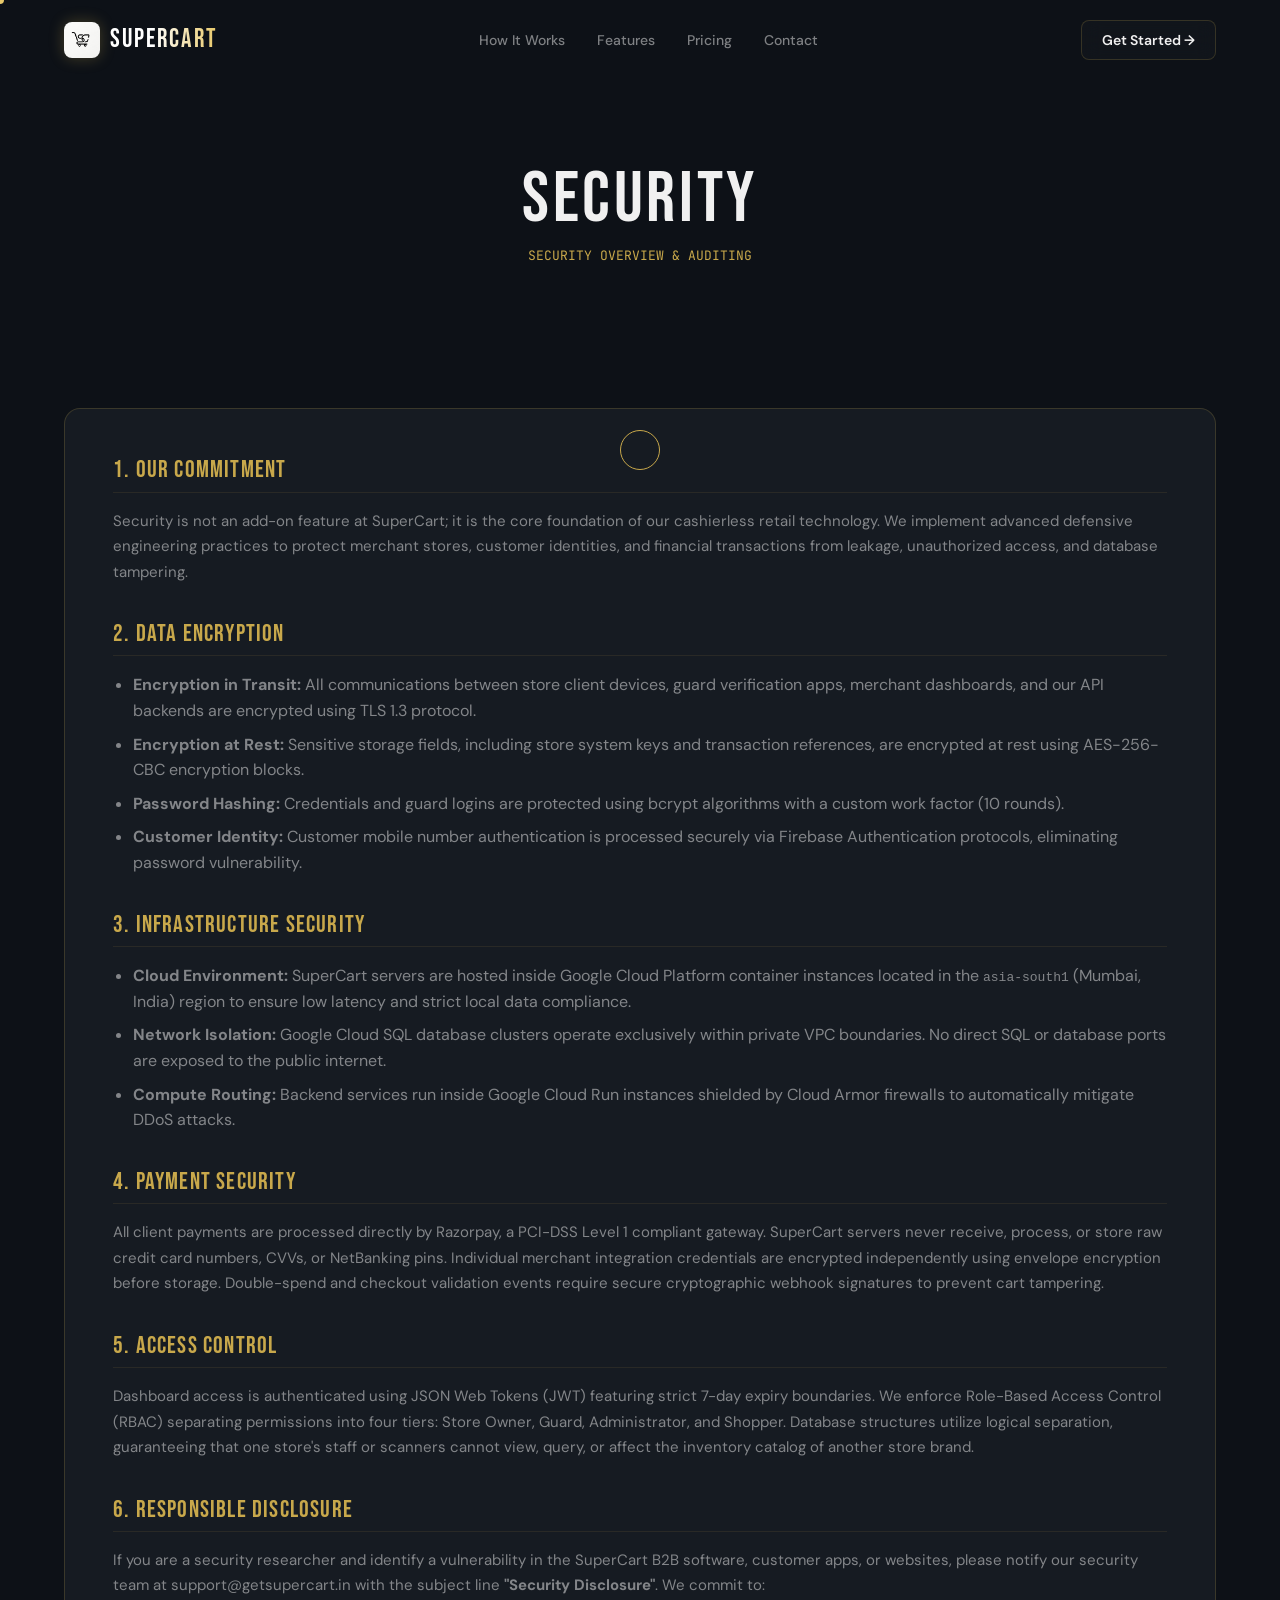
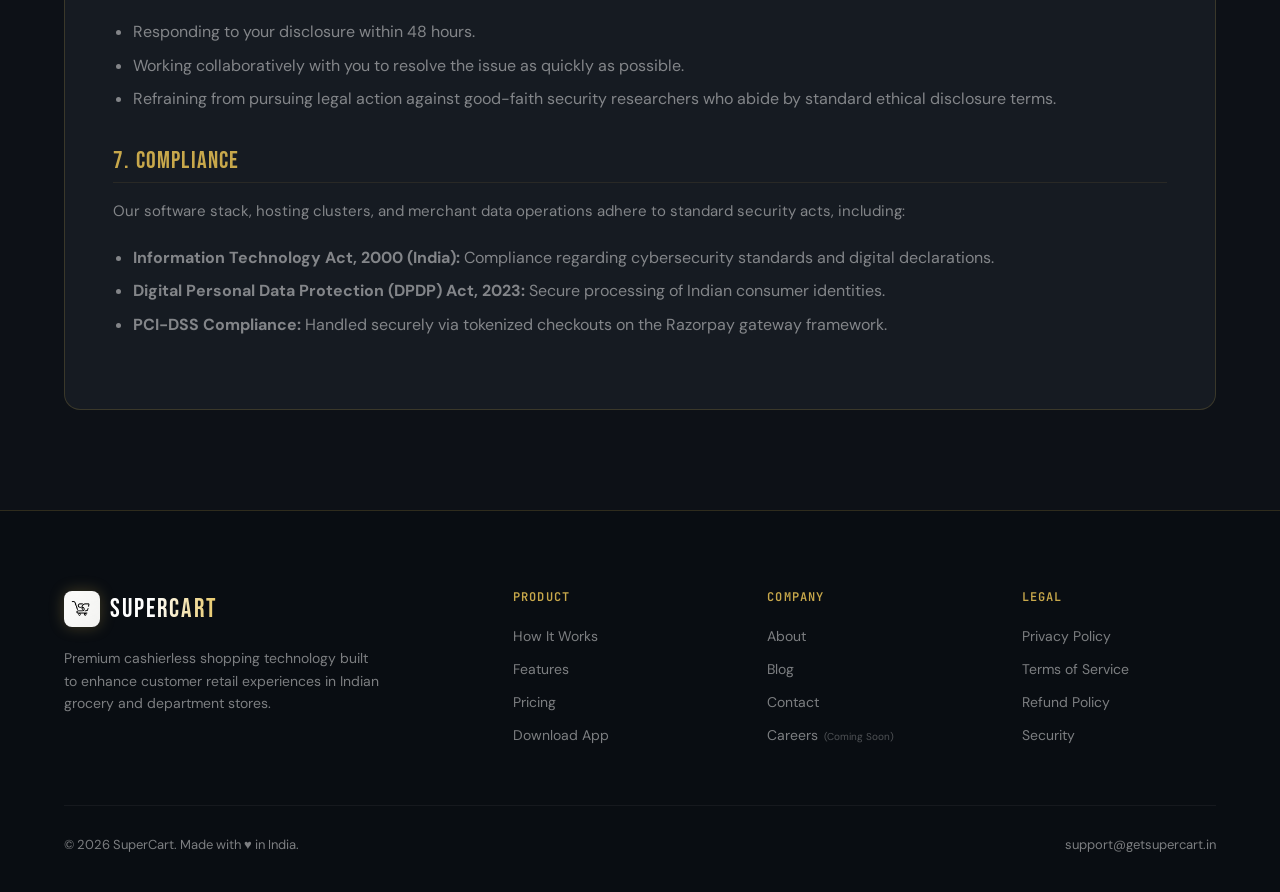
<file: security.html>
<!DOCTYPE html>
<html lang="en">
<head>
  <meta charset="UTF-8">
  <meta name="viewport" content="width=device-width, initial-scale=1.0">
  <title>Security — SuperCart</title>
  <meta name="description" content="Security specifications of SuperCart. Discover how we secure shopping data with TLS 1.3 encryption, AES-256 databases, and role-based JWT authentication.">
  <meta name="keywords" content="security, data encryption, transit security, database isolation, PCI-DSS compliance, Razorpay security, SuperCart compliance">
  <meta name="author" content="SuperCart">
  <meta name="robots" content="index, follow">
  <meta name="language" content="English">
  <meta name="geo.region" content="IN">
  <meta name="geo.country" content="India">

  <!-- Open Graph -->
  <meta property="og:type" content="website">
  <meta property="og:url" content="https://getsupercart.in/security.html">
  <meta property="og:title" content="Security Overview — SuperCart">
  <meta property="og:description" content="Explore our industry-standard security models, VPC database networks, and encryption standards protecting retail transactions.">
  <meta property="og:image" content="https://getsupercart.in/og-image.png">
  <meta property="og:locale" content="en_IN">
  <meta property="og:site_name" content="SuperCart">

  <!-- Twitter Card -->
  <meta name="twitter:card" content="summary_large_image">
  <meta name="twitter:title" content="Security Overview — SuperCart">
  <meta name="twitter:description" content="Information security framework, GCP server infrastructure, and PCI compliance at SuperCart.">
  <meta name="twitter:image" content="https://getsupercart.in/og-image.png">

  <!-- Canonical -->
  <link rel="canonical" href="https://getsupercart.in/security.html">

  <!-- Favicon -->
  <link rel="icon" type="image/png" href="favicon.png">

  <!-- CSS Stylesheet -->
  <link rel="stylesheet" href="style.css">
  
  <style>
    /* Privacy/Terms Page Specific Layout */
    .policy-hero {
      padding: 160px 0 60px;
      text-align: center;
      position: relative;
    }
    
    .policy-content-section {
      padding: 60px 0 100px;
      position: relative;
      z-index: 5;
    }

    .policy-card {
      background: var(--surface-color);
      border: 1px solid var(--border-color);
      border-radius: 16px;
      padding: 48px;
    }

    .policy-card h3 {
      font-size: 24px;
      margin-top: 36px;
      margin-bottom: 16px;
      color: var(--gold-accent);
      border-bottom: 1px solid rgba(200, 168, 75, 0.1);
      padding-bottom: 8px;
    }

    .policy-card h3:first-of-type {
      margin-top: 0;
    }

    .policy-card p {
      font-size: 15px;
      line-height: 1.7;
      margin-bottom: 20px;
      color: var(--text-muted);
    }

    .policy-card ul {
      margin-bottom: 24px;
      padding-left: 20px;
      color: var(--text-muted);
    }

    .policy-card li {
      margin-bottom: 8px;
      line-height: 1.6;
    }
    
    .effective-date {
      font-family: var(--font-mono);
      font-size: 13px;
      color: var(--gold-accent);
      margin-bottom: 24px;
    }
  </style>
</head>
<body>

  <!-- Custom Cursor Elements -->
  <div class="custom-cursor-dot" id="cursor-dot"></div>
  <div class="custom-cursor-ring" id="cursor-ring"></div>

  <!-- Navbar -->
  <header class="navbar scrolled" id="navbar">
    <div class="container">
      <a href="index.html" class="logo clickable" id="nav-logo">
        <img src="logo.png" alt="SuperCart Logo" class="logo-img">
        <span class="logo-text">SUPERCART</span>
      </a>
      
      <ul class="nav-links">
        <li><a href="index.html#how-it-works" class="clickable" id="link-works">How It Works</a></li>
        <li><a href="index.html#features" class="clickable" id="link-features">Features</a></li>
        <li><a href="index.html#pricing" class="clickable" id="link-pricing">Pricing</a></li>
        <li><a href="index.html#contact" class="clickable" id="link-contact">Contact</a></li>
      </ul>

      <a href="index.html#pricing" class="btn btn-ghost clickable" style="padding: 10px 20px; font-size: 14px;" id="btn-nav-cta">
        Get Started →
      </a>
    </div>
  </header>

  <!-- Policy Page Header -->
  <section class="policy-hero" id="policy-hero">
    <div class="container">
      <h1 class="section-title" style="font-size: clamp(40px, 8vw, 72px); margin-bottom: 8px;">SECURITY</h1>
      <div class="effective-date">SECURITY OVERVIEW & AUDITING</div>
    </div>
  </section>

  <!-- Policy Content Section -->
  <section class="policy-content-section" id="policy-content">
    <div class="container">
      <div class="policy-card">
        
        <h3>1. Our Commitment</h3>
        <p>Security is not an add-on feature at SuperCart; it is the core foundation of our cashierless retail technology. We implement advanced defensive engineering practices to protect merchant stores, customer identities, and financial transactions from leakage, unauthorized access, and database tampering.</p>

        <h3>2. Data Encryption</h3>
        <ul>
          <li><strong>Encryption in Transit:</strong> All communications between store client devices, guard verification apps, merchant dashboards, and our API backends are encrypted using TLS 1.3 protocol.</li>
          <li><strong>Encryption at Rest:</strong> Sensitive storage fields, including store system keys and transaction references, are encrypted at rest using AES-256-CBC encryption blocks.</li>
          <li><strong>Password Hashing:</strong> Credentials and guard logins are protected using bcrypt algorithms with a custom work factor (10 rounds).</li>
          <li><strong>Customer Identity:</strong> Customer mobile number authentication is processed securely via Firebase Authentication protocols, eliminating password vulnerability.</li>
        </ul>

        <h3>3. Infrastructure Security</h3>
        <ul>
          <li><strong>Cloud Environment:</strong> SuperCart servers are hosted inside Google Cloud Platform container instances located in the <code>asia-south1</code> (Mumbai, India) region to ensure low latency and strict local data compliance.</li>
          <li><strong>Network Isolation:</strong> Google Cloud SQL database clusters operate exclusively within private VPC boundaries. No direct SQL or database ports are exposed to the public internet.</li>
          <li><strong>Compute Routing:</strong> Backend services run inside Google Cloud Run instances shielded by Cloud Armor firewalls to automatically mitigate DDoS attacks.</li>
        </ul>

        <h3>4. Payment Security</h3>
        <p>All client payments are processed directly by Razorpay, a PCI-DSS Level 1 compliant gateway. SuperCart servers never receive, process, or store raw credit card numbers, CVVs, or NetBanking pins. Individual merchant integration credentials are encrypted independently using envelope encryption before storage. Double-spend and checkout validation events require secure cryptographic webhook signatures to prevent cart tampering.</p>

        <h3>5. Access Control</h3>
        <p>Dashboard access is authenticated using JSON Web Tokens (JWT) featuring strict 7-day expiry boundaries. We enforce Role-Based Access Control (RBAC) separating permissions into four tiers: Store Owner, Guard, Administrator, and Shopper. Database structures utilize logical separation, guaranteeing that one store's staff or scanners cannot view, query, or affect the inventory catalog of another store brand.</p>

        <h3>6. Responsible Disclosure</h3>
        <p>If you are a security researcher and identify a vulnerability in the SuperCart B2B software, customer apps, or websites, please notify our security team at <a href="mailto:support@getsupercart.in" class="clickable">support@getsupercart.in</a> with the subject line <strong>"Security Disclosure"</strong>. We commit to:</p>
        <ul>
          <li>Responding to your disclosure within 48 hours.</li>
          <li>Working collaboratively with you to resolve the issue as quickly as possible.</li>
          <li>Refraining from pursuing legal action against good-faith security researchers who abide by standard ethical disclosure terms.</li>
        </ul>

        <h3>7. Compliance</h3>
        <p>Our software stack, hosting clusters, and merchant data operations adhere to standard security acts, including:</p>
        <ul>
          <li><strong>Information Technology Act, 2000 (India):</strong> Compliance regarding cybersecurity standards and digital declarations.</li>
          <li><strong>Digital Personal Data Protection (DPDP) Act, 2023:</strong> Secure processing of Indian consumer identities.</li>
          <li><strong>PCI-DSS Compliance:</strong> Handled securely via tokenized checkouts on the Razorpay gateway framework.</li>
        </ul>

      </div>
    </div>
  </section>

  <!-- Footer -->
  <footer class="footer">
    <div class="container">
      <div class="footer-grid">
        <!-- Column 1 Logo -->
        <div class="footer-col" id="footer-brand">
          <div class="footer-logo">
            <img src="logo.png" alt="SuperCart Logo" class="logo-img">
            <span class="logo-text">SUPERCART</span>
          </div>
          <p class="footer-desc">Premium cashierless shopping technology built to enhance customer retail experiences in Indian grocery and department stores.</p>
        </div>

        <!-- Column 2 Product -->
        <div class="footer-col" id="footer-prod-links">
          <h4>Product</h4>
          <ul class="footer-links">
            <li><a href="index.html#how-it-works" class="clickable">How It Works</a></li>
            <li><a href="index.html#features" class="clickable">Features</a></li>
            <li><a href="index.html#pricing" class="clickable">Pricing</a></li>
            <li><a href="#" class="clickable">Download App</a></li>
          </ul>
        </div>

        <!-- Column 3 Company -->
        <div class="footer-col" id="footer-comp-links">
          <h4>Company</h4>
          <ul class="footer-links">
            <li><a href="about.html" class="clickable">About</a></li>
            <li><a href="blog.html" class="clickable">Blog</a></li>
            <li><a href="contact.html" class="clickable">Contact</a></li>
            <li><a href="#" class="clickable" title="Coming Soon">Careers <small style="font-size: 10px; opacity: 0.6; margin-left: 2px;">(Coming Soon)</small></a></li>
          </ul>
        </div>

        <!-- Column 4 Legal -->
        <div class="footer-col" id="footer-legal-links">
          <h4>Legal</h4>
          <ul class="footer-links">
            <li><a href="privacy-policy.html" class="clickable">Privacy Policy</a></li>
            <li><a href="terms-of-service.html" class="clickable">Terms of Service</a></li>
            <li><a href="refund-policy.html" class="clickable">Refund Policy</a></li>
            <li><a href="security.html" class="clickable">Security</a></li>
          </ul>
        </div>
      </div>

      <!-- Footer Bottom -->
      <div class="footer-bottom">
        <span>&copy; 2026 SuperCart. Made with &hearts; in India.</span>
        <div class="footer-bottom-links">
          <span>support@getsupercart.in</span>
        </div>
      </div>
    </div>
  </footer>

  <!-- Client-side JavaScript -->
  <script src="script.js"></script>
</body>
</html>
</file>
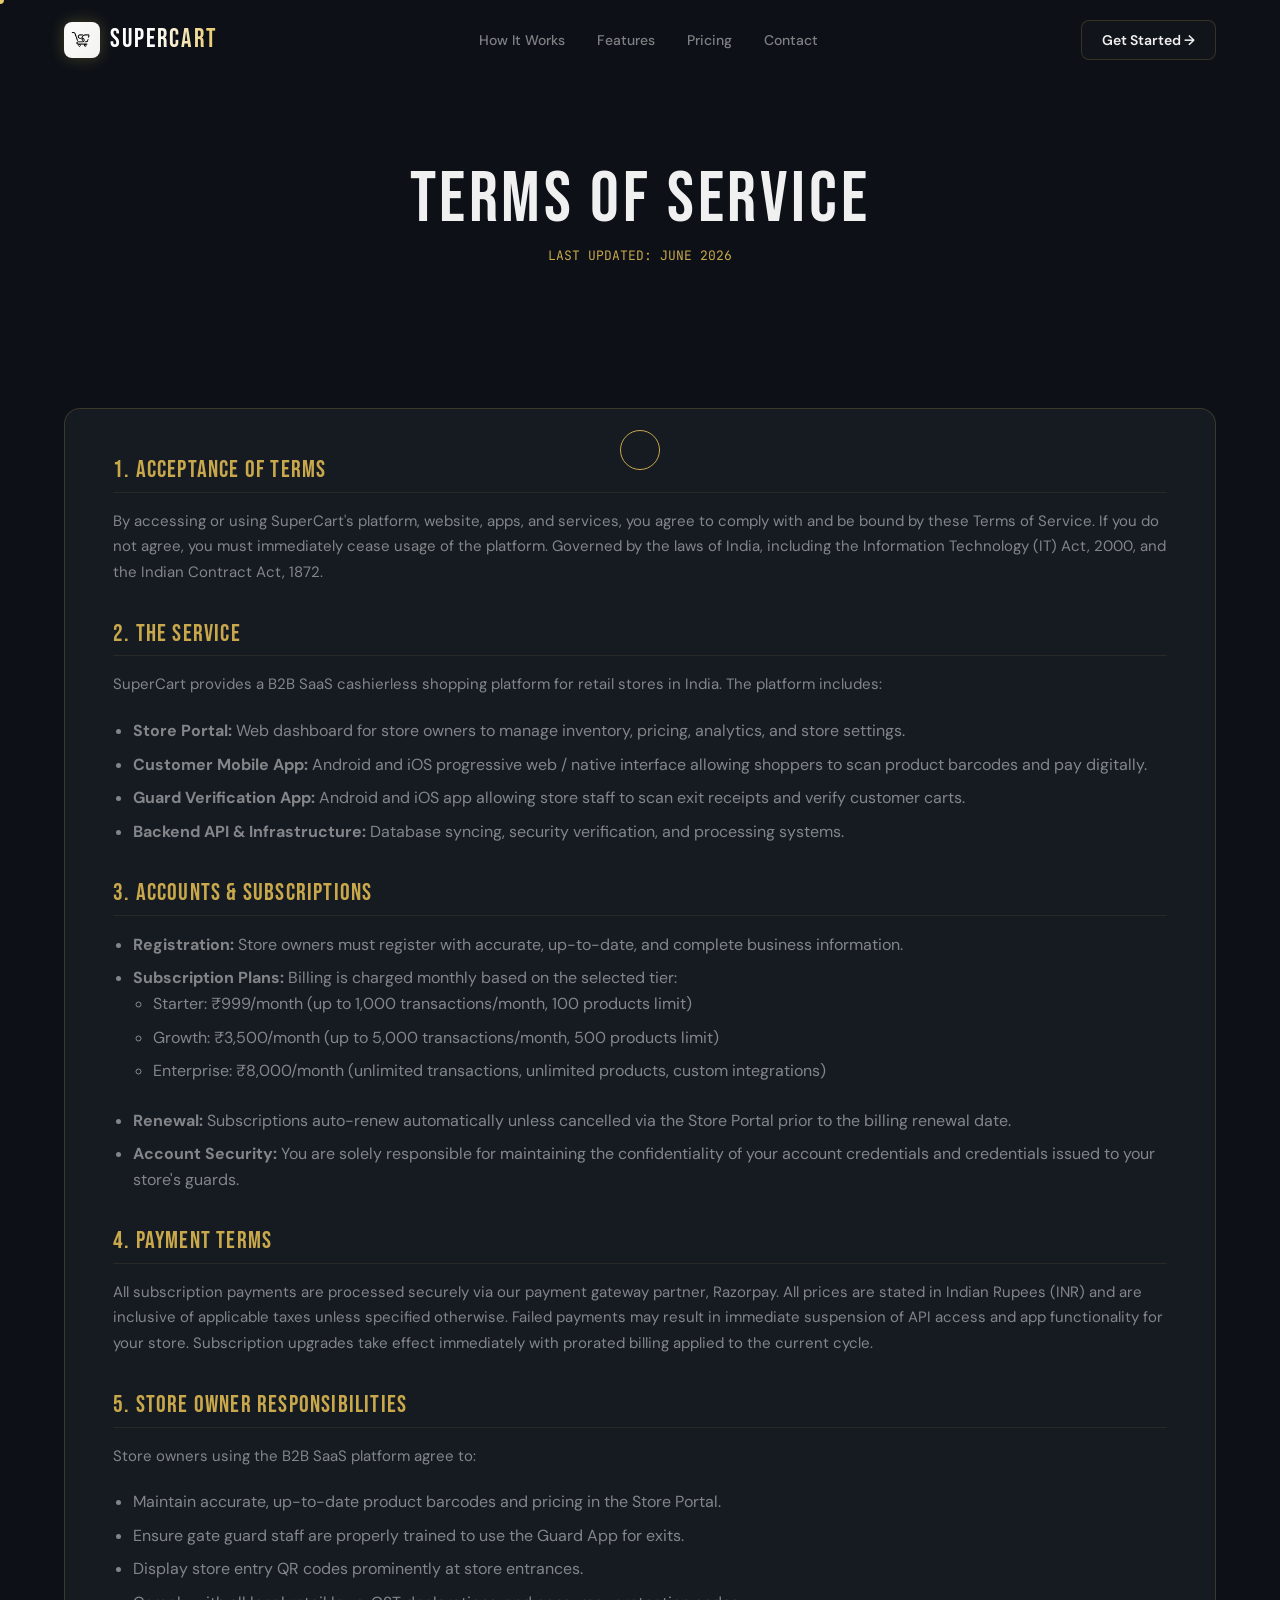
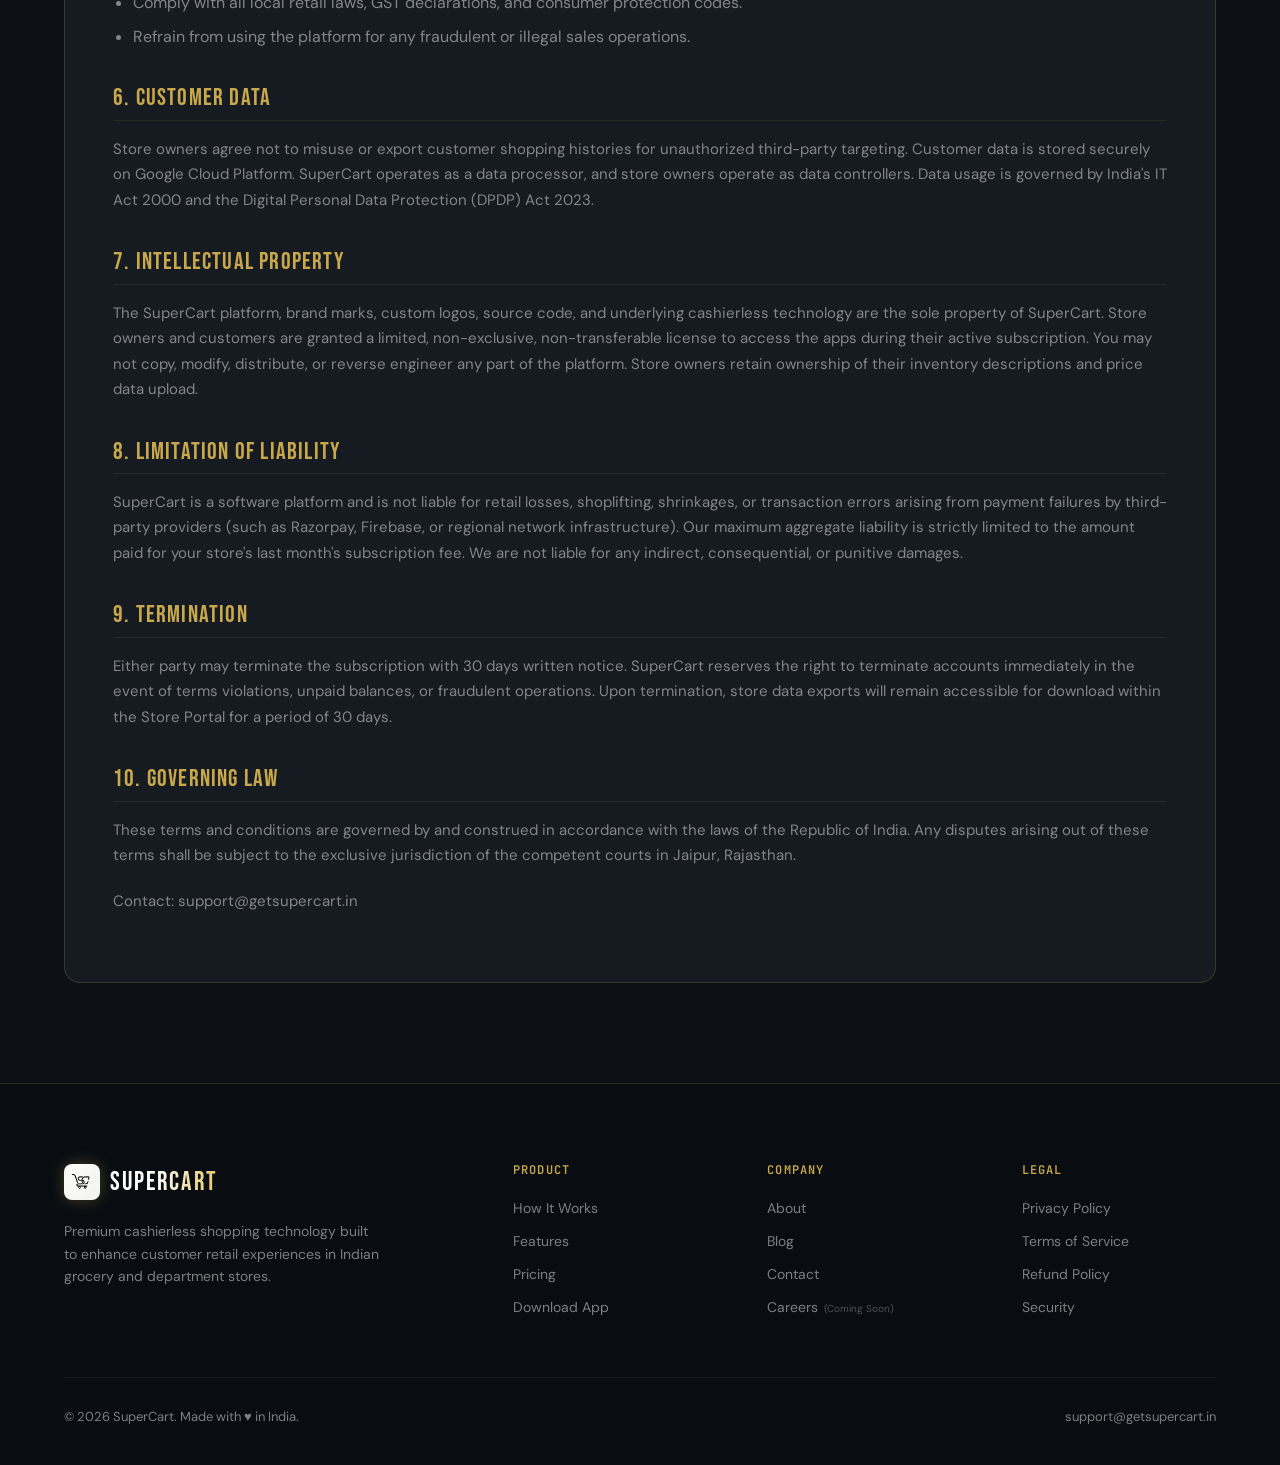
<file: terms-of-service.html>
<!DOCTYPE html>
<html lang="en">
<head>
  <meta charset="UTF-8">
  <meta name="viewport" content="width=device-width, initial-scale=1.0">
  <title>Terms of Service — SuperCart</title>
  <meta name="description" content="Terms of Service for SuperCart. Read our terms regarding B2B SaaS platform accounts, subscription cycles, Razorpay payment processing, and India-specific compliance rules.">
  <meta name="keywords" content="terms of service, user agreement, SuperCart terms, SaaS subscription terms, retail software contract India">
  <meta name="author" content="SuperCart">
  <meta name="robots" content="index, follow">
  <meta name="language" content="English">
  <meta name="geo.region" content="IN">
  <meta name="geo.country" content="India">

  <!-- Open Graph -->
  <meta property="og:type" content="website">
  <meta property="og:url" content="https://getsupercart.in/terms-of-service.html">
  <meta property="og:title" content="Terms of Service — SuperCart">
  <meta property="og:description" content="Read our terms regarding B2B SaaS accounts, Razorpay transaction billing, and Indian retail operations compliance.">
  <meta property="og:image" content="https://getsupercart.in/og-image.png">
  <meta property="og:locale" content="en_IN">
  <meta property="og:site_name" content="SuperCart">

  <!-- Twitter Card -->
  <meta name="twitter:card" content="summary_large_image">
  <meta name="twitter:title" content="Terms of Service — SuperCart">
  <meta name="twitter:description" content="Read the SuperCart terms of service for retail store operations, subscriptions, and database syncing in India.">
  <meta name="twitter:image" content="https://getsupercart.in/og-image.png">

  <!-- Canonical -->
  <link rel="canonical" href="https://getsupercart.in/terms-of-service.html">

  <!-- Favicon -->
  <link rel="icon" type="image/png" href="favicon.png">

  <!-- CSS Stylesheet -->
  <link rel="stylesheet" href="style.css">
  
  <style>
    /* Privacy/Terms Page Specific Layout */
    .policy-hero {
      padding: 160px 0 60px;
      text-align: center;
      position: relative;
    }
    
    .policy-content-section {
      padding: 60px 0 100px;
      position: relative;
      z-index: 5;
    }

    .policy-card {
      background: var(--surface-color);
      border: 1px solid var(--border-color);
      border-radius: 16px;
      padding: 48px;
    }

    .policy-card h3 {
      font-size: 24px;
      margin-top: 36px;
      margin-bottom: 16px;
      color: var(--gold-accent);
      border-bottom: 1px solid rgba(200, 168, 75, 0.1);
      padding-bottom: 8px;
    }

    .policy-card h3:first-of-type {
      margin-top: 0;
    }

    .policy-card p {
      font-size: 15px;
      line-height: 1.7;
      margin-bottom: 20px;
      color: var(--text-muted);
    }

    .policy-card ul {
      margin-bottom: 24px;
      padding-left: 20px;
      color: var(--text-muted);
    }

    .policy-card li {
      margin-bottom: 8px;
      line-height: 1.6;
    }
    
    .effective-date {
      font-family: var(--font-mono);
      font-size: 13px;
      color: var(--gold-accent);
      margin-bottom: 24px;
    }
  </style>
</head>
<body>

  <!-- Custom Cursor Elements -->
  <div class="custom-cursor-dot" id="cursor-dot"></div>
  <div class="custom-cursor-ring" id="cursor-ring"></div>

  <!-- Navbar -->
  <header class="navbar scrolled" id="navbar">
    <div class="container">
      <a href="index.html" class="logo clickable" id="nav-logo">
        <img src="logo.png" alt="SuperCart Logo" class="logo-img">
        <span class="logo-text">SUPERCART</span>
      </a>
      
      <ul class="nav-links">
        <li><a href="index.html#how-it-works" class="clickable" id="link-works">How It Works</a></li>
        <li><a href="index.html#features" class="clickable" id="link-features">Features</a></li>
        <li><a href="index.html#pricing" class="clickable" id="link-pricing">Pricing</a></li>
        <li><a href="index.html#contact" class="clickable" id="link-contact">Contact</a></li>
      </ul>

      <a href="index.html#pricing" class="btn btn-ghost clickable" style="padding: 10px 20px; font-size: 14px;" id="btn-nav-cta">
        Get Started →
      </a>
    </div>
  </header>

  <!-- Policy Page Header -->
  <section class="policy-hero" id="policy-hero">
    <div class="container">
      <h1 class="section-title" style="font-size: clamp(40px, 8vw, 72px); margin-bottom: 8px;">TERMS OF SERVICE</h1>
      <div class="effective-date">LAST UPDATED: JUNE 2026</div>
    </div>
  </section>

  <!-- Policy Content Section -->
  <section class="policy-content-section" id="policy-content">
    <div class="container">
      <div class="policy-card">
        
        <h3>1. Acceptance of Terms</h3>
        <p>By accessing or using SuperCart's platform, website, apps, and services, you agree to comply with and be bound by these Terms of Service. If you do not agree, you must immediately cease usage of the platform. Governed by the laws of India, including the Information Technology (IT) Act, 2000, and the Indian Contract Act, 1872.</p>

        <h3>2. The Service</h3>
        <p>SuperCart provides a B2B SaaS cashierless shopping platform for retail stores in India. The platform includes:</p>
        <ul>
          <li><strong>Store Portal:</strong> Web dashboard for store owners to manage inventory, pricing, analytics, and store settings.</li>
          <li><strong>Customer Mobile App:</strong> Android and iOS progressive web / native interface allowing shoppers to scan product barcodes and pay digitally.</li>
          <li><strong>Guard Verification App:</strong> Android and iOS app allowing store staff to scan exit receipts and verify customer carts.</li>
          <li><strong>Backend API & Infrastructure:</strong> Database syncing, security verification, and processing systems.</li>
        </ul>

        <h3>3. Accounts & Subscriptions</h3>
        <ul>
          <li><strong>Registration:</strong> Store owners must register with accurate, up-to-date, and complete business information.</li>
          <li><strong>Subscription Plans:</strong> Billing is charged monthly based on the selected tier:
            <ul>
              <li>Starter: ₹999/month (up to 1,000 transactions/month, 100 products limit)</li>
              <li>Growth: ₹3,500/month (up to 5,000 transactions/month, 500 products limit)</li>
              <li>Enterprise: ₹8,000/month (unlimited transactions, unlimited products, custom integrations)</li>
            </ul>
          </li>
          <li><strong>Renewal:</strong> Subscriptions auto-renew automatically unless cancelled via the Store Portal prior to the billing renewal date.</li>
          <li><strong>Account Security:</strong> You are solely responsible for maintaining the confidentiality of your account credentials and credentials issued to your store's guards.</li>
        </ul>

        <h3>4. Payment Terms</h3>
        <p>All subscription payments are processed securely via our payment gateway partner, Razorpay. All prices are stated in Indian Rupees (INR) and are inclusive of applicable taxes unless specified otherwise. Failed payments may result in immediate suspension of API access and app functionality for your store. Subscription upgrades take effect immediately with prorated billing applied to the current cycle.</p>

        <h3>5. Store Owner Responsibilities</h3>
        <p>Store owners using the B2B SaaS platform agree to:</p>
        <ul>
          <li>Maintain accurate, up-to-date product barcodes and pricing in the Store Portal.</li>
          <li>Ensure gate guard staff are properly trained to use the Guard App for exits.</li>
          <li>Display store entry QR codes prominently at store entrances.</li>
          <li>Comply with all local retail laws, GST declarations, and consumer protection codes.</li>
          <li>Refrain from using the platform for any fraudulent or illegal sales operations.</li>
        </ul>

        <h3>6. Customer Data</h3>
        <p>Store owners agree not to misuse or export customer shopping histories for unauthorized third-party targeting. Customer data is stored securely on Google Cloud Platform. SuperCart operates as a data processor, and store owners operate as data controllers. Data usage is governed by India's IT Act 2000 and the Digital Personal Data Protection (DPDP) Act 2023.</p>

        <h3>7. Intellectual Property</h3>
        <p>The SuperCart platform, brand marks, custom logos, source code, and underlying cashierless technology are the sole property of SuperCart. Store owners and customers are granted a limited, non-exclusive, non-transferable license to access the apps during their active subscription. You may not copy, modify, distribute, or reverse engineer any part of the platform. Store owners retain ownership of their inventory descriptions and price data upload.</p>

        <h3>8. Limitation of Liability</h3>
        <p>SuperCart is a software platform and is not liable for retail losses, shoplifting, shrinkages, or transaction errors arising from payment failures by third-party providers (such as Razorpay, Firebase, or regional network infrastructure). Our maximum aggregate liability is strictly limited to the amount paid for your store's last month's subscription fee. We are not liable for any indirect, consequential, or punitive damages.</p>

        <h3>9. Termination</h3>
        <p>Either party may terminate the subscription with 30 days written notice. SuperCart reserves the right to terminate accounts immediately in the event of terms violations, unpaid balances, or fraudulent operations. Upon termination, store data exports will remain accessible for download within the Store Portal for a period of 30 days.</p>

        <h3>10. Governing Law</h3>
        <p>These terms and conditions are governed by and construed in accordance with the laws of the Republic of India. Any disputes arising out of these terms shall be subject to the exclusive jurisdiction of the competent courts in Jaipur, Rajasthan.</p>
        
        <p>Contact: <a href="mailto:support@getsupercart.in" class="clickable">support@getsupercart.in</a></p>

      </div>
    </div>
  </section>

  <!-- Footer -->
  <footer class="footer">
    <div class="container">
      <div class="footer-grid">
        <!-- Column 1 Logo -->
        <div class="footer-col" id="footer-brand">
          <div class="footer-logo">
            <img src="logo.png" alt="SuperCart Logo" class="logo-img">
            <span class="logo-text">SUPERCART</span>
          </div>
          <p class="footer-desc">Premium cashierless shopping technology built to enhance customer retail experiences in Indian grocery and department stores.</p>
        </div>

        <!-- Column 2 Product -->
        <div class="footer-col" id="footer-prod-links">
          <h4>Product</h4>
          <ul class="footer-links">
            <li><a href="index.html#how-it-works" class="clickable">How It Works</a></li>
            <li><a href="index.html#features" class="clickable">Features</a></li>
            <li><a href="index.html#pricing" class="clickable">Pricing</a></li>
            <li><a href="#" class="clickable">Download App</a></li>
          </ul>
        </div>

        <!-- Column 3 Company -->
        <div class="footer-col" id="footer-comp-links">
          <h4>Company</h4>
          <ul class="footer-links">
            <li><a href="about.html" class="clickable">About</a></li>
            <li><a href="blog.html" class="clickable">Blog</a></li>
            <li><a href="contact.html" class="clickable">Contact</a></li>
            <li><a href="#" class="clickable" title="Coming Soon">Careers <small style="font-size: 10px; opacity: 0.6; margin-left: 2px;">(Coming Soon)</small></a></li>
          </ul>
        </div>

        <!-- Column 4 Legal -->
        <div class="footer-col" id="footer-legal-links">
          <h4>Legal</h4>
          <ul class="footer-links">
            <li><a href="privacy-policy.html" class="clickable">Privacy Policy</a></li>
            <li><a href="terms-of-service.html" class="clickable">Terms of Service</a></li>
            <li><a href="refund-policy.html" class="clickable">Refund Policy</a></li>
            <li><a href="security.html" class="clickable">Security</a></li>
          </ul>
        </div>
      </div>

      <!-- Footer Bottom -->
      <div class="footer-bottom">
        <span>&copy; 2026 SuperCart. Made with &hearts; in India.</span>
        <div class="footer-bottom-links">
          <span>support@getsupercart.in</span>
        </div>
      </div>
    </div>
  </footer>

  <!-- Client-side JavaScript -->
  <script src="script.js"></script>
</body>
</html>
</file>
<file: style.css>
/* ==========================================================================
   SUPERCART PREMIUM DESIGN SYSTEM & BASE STYLES
   ========================================================================== */

/* Google Fonts Import */
@import url('https://fonts.googleapis.com/css2?family=Bebas+Neue&family=DM+Sans:ital,opsz,wght@0,9..40,100..1000;1,9..40,100..1000&family=JetBrains+Mono:ital,wght@0,100..800;1,100..800&display=swap');

:root {
  /* Color Palette */
  --bg-color: #0D1117;
  --surface-color: #161B22;
  --surface-color-2: #1C2330;
  --gold-accent: #C8A84B;
  --gold-bright: #E8C96A;
  --text-color: #F0F0F0;
  --text-muted: rgba(240, 240, 240, 0.5);
  --border-color: rgba(200, 168, 75, 0.2);
  --border-color-hover: rgba(200, 168, 75, 0.5);
  --gold-glow: rgba(200, 168, 75, 0.15);

  /* Fonts */
  --font-heading: 'Bebas Neue', sans-serif;
  --font-body: 'DM Sans', sans-serif;
  --font-mono: 'JetBrains Mono', monospace;

  /* Transitions */
  --transition-smooth: all 0.4s cubic-bezier(0.16, 1, 0.3, 1);
  --transition-fast: all 0.2s ease;
}

/* Reset & Base Styles */
* {
  margin: 0;
  padding: 0;
  box-sizing: border-box;
}

html {
  scroll-behavior: smooth;
  background-color: var(--bg-color);
  color: var(--text-color);
  font-family: var(--font-body);
  -webkit-font-smoothing: antialiased;
}

body {
  overflow-x: hidden;
  cursor: none; /* Hide default cursor for custom cursor experience */
}

/* Custom Scrollbar */
::-webkit-scrollbar {
  width: 10px;
}

::-webkit-scrollbar-track {
  background: var(--bg-color);
}

::-webkit-scrollbar-thumb {
  background: var(--surface-color-2);
  border: 2px solid var(--bg-color);
  border-radius: 5px;
}

::-webkit-scrollbar-thumb:hover {
  background: var(--gold-accent);
}

/* Typography & Links */
h1, h2, h3, h4, h5, h6 {
  font-family: var(--font-heading);
  font-weight: 400;
  letter-spacing: 0.05em;
  line-height: 1.1;
}

p {
  color: var(--text-muted);
  line-height: 1.6;
}

a {
  color: inherit;
  text-decoration: none;
  transition: var(--transition-fast);
  cursor: none; /* Maintain custom cursor */
}

button {
  font-family: var(--font-body);
  border: none;
  background: none;
  cursor: none; /* Maintain custom cursor */
}

/* ==========================================================================
   CUSTOM CURSOR
   ========================================================================== */
.custom-cursor-dot {
  width: 8px;
  height: 8px;
  background: var(--gold-bright);
  border-radius: 50%;
  position: fixed;
  pointer-events: none;
  z-index: 9999;
  transform: translate(-50%, -50%);
  transition: width 0.2s, height 0.2s, background-color 0.2s;
}

.custom-cursor-ring {
  width: 40px;
  height: 40px;
  border: 1px solid var(--gold-accent);
  border-radius: 50%;
  position: fixed;
  pointer-events: none;
  z-index: 9998;
  transform: translate(-50%, -50%);
  transition: width 0.3s cubic-bezier(0.16, 1, 0.3, 1), 
              height 0.3s cubic-bezier(0.16, 1, 0.3, 1), 
              border-color 0.3s, background-color 0.3s;
}

/* Hover States for Custom Cursor */
body.cursor-hover .custom-cursor-dot {
  width: 12px;
  height: 12px;
  background: var(--gold-bright);
}

body.cursor-hover .custom-cursor-ring {
  width: 60px;
  height: 60px;
  border-color: var(--gold-bright);
  background-color: rgba(200, 168, 75, 0.1);
}

/* ==========================================================================
   LAYOUT UTILITIES
   ========================================================================== */
.container {
  width: 100%;
  max-width: 1200px;
  margin: 0 auto;
  padding: 0 24px;
}

.section-label {
  font-family: var(--font-mono);
  color: var(--gold-accent);
  font-size: 14px;
  font-weight: 600;
  letter-spacing: 0.15em;
  text-transform: uppercase;
  margin-bottom: 12px;
  display: block;
}

.section-title {
  font-size: 48px;
  margin-bottom: 16px;
  color: var(--text-color);
}

.section-subtitle {
  font-size: 18px;
  max-width: 600px;
  margin-bottom: 48px;
}

/* Buttons */
.btn {
  display: inline-flex;
  align-items: center;
  justify-content: center;
  padding: 14px 28px;
  font-size: 15px;
  font-weight: 600;
  border-radius: 8px;
  transition: var(--transition-smooth);
  gap: 8px;
}

.btn-primary {
  background: linear-gradient(135deg, var(--gold-accent) 0%, var(--gold-bright) 100%);
  color: #000;
  box-shadow: 0 4px 20px rgba(200, 168, 75, 0.25);
}

.btn-primary:hover {
  transform: translateY(-2px);
  box-shadow: 0 6px 24px rgba(200, 168, 75, 0.4);
}

.btn-ghost {
  border: 1px solid var(--border-color);
  color: var(--text-color);
  background: rgba(255, 255, 255, 0.02);
  backdrop-filter: blur(10px);
}

.btn-ghost:hover {
  border-color: var(--gold-accent);
  background: rgba(200, 168, 75, 0.05);
  transform: translateY(-2px);
}

/* ==========================================================================
   NAVBAR
   ========================================================================== */
.navbar {
  position: fixed;
  top: 0;
  left: 0;
  right: 0;
  height: 80px;
  z-index: 1000;
  display: flex;
  align-items: center;
  transition: var(--transition-smooth);
  border-bottom: 1px solid transparent;
}

.navbar.scrolled {
  height: 70px;
  background: rgba(13, 17, 23, 0.75);
  backdrop-filter: blur(20px) saturate(180%);
  border-bottom: 1px solid var(--border-color);
  box-shadow: 0 10px 30px rgba(0, 0, 0, 0.3);
}

.navbar .container {
  display: flex;
  justify-content: space-between;
  align-items: center;
}

.logo {
  display: flex;
  align-items: center;
  gap: 10px;
}

.logo-mark {
  background: linear-gradient(135deg, var(--gold-accent) 0%, var(--gold-bright) 100%);
  color: #000;
  font-family: var(--font-heading);
  font-size: 24px;
  width: 36px;
  height: 36px;
  display: flex;
  align-items: center;
  justify-content: center;
  border-radius: 8px;
  font-weight: 900;
  box-shadow: 0 0 15px rgba(200, 168, 75, 0.3);
}

.logo-img {
  width: 36px;
  height: 36px;
  object-fit: contain;
  border-radius: 8px;
  box-shadow: 0 0 15px rgba(200, 168, 75, 0.3);
  transition: var(--transition-smooth);
}

.logo:hover .logo-img {
  transform: scale(1.05);
  box-shadow: 0 0 20px rgba(200, 168, 75, 0.5);
}

.logo-text {
  font-family: var(--font-heading);
  font-size: 26px;
  letter-spacing: 0.08em;
  background: linear-gradient(to right, #ffffff 40%, var(--gold-bright) 100%);
  -webkit-background-clip: text;
  -webkit-text-fill-color: transparent;
}

.nav-links {
  display: flex;
  align-items: center;
  gap: 32px;
  list-style: none;
}

.nav-links a {
  font-size: 14px;
  font-weight: 500;
  color: var(--text-muted);
  position: relative;
  padding: 6px 0;
}

.nav-links a::after {
  content: '';
  position: absolute;
  bottom: 0;
  left: 0;
  width: 0;
  height: 1.5px;
  background: var(--gold-accent);
  transition: var(--transition-fast);
}

.nav-links a:hover {
  color: var(--text-color);
}

.nav-links a:hover::after {
  width: 100%;
}

/* ==========================================================================
   HERO SECTION
   ========================================================================== */
.hero {
  position: relative;
  min-height: 100vh;
  padding-top: 150px;
  display: flex;
  align-items: center;
  justify-content: center;
  overflow: hidden;
}

/* Glowing background orbs */
.glow-orb {
  position: absolute;
  border-radius: 50%;
  filter: blur(150px);
  z-index: 1;
  pointer-events: none;
  opacity: 0.4;
}

.orb-1 {
  width: 400px;
  height: 400px;
  background: var(--gold-accent);
  top: -100px;
  left: 20%;
  animation: floatOrb1 15s infinite alternate ease-in-out;
}

.orb-2 {
  width: 350px;
  height: 350px;
  background: var(--gold-bright);
  bottom: 100px;
  right: 15%;
  animation: floatOrb2 12s infinite alternate ease-in-out;
}

/* 3D Grid Floor */
.grid-floor-container {
  position: absolute;
  bottom: 0;
  left: 0;
  width: 100%;
  height: 350px;
  z-index: 2;
  overflow: hidden;
  pointer-events: none;
}

.grid-floor {
  position: absolute;
  bottom: 0;
  width: 200%;
  left: -50%;
  height: 600px;
  background-image: 
    linear-gradient(to right, rgba(200, 168, 75, 0.07) 1px, transparent 1px),
    linear-gradient(to bottom, rgba(200, 168, 75, 0.07) 1px, transparent 1px);
  background-size: 50px 50px;
  transform: perspective(300px) rotateX(60deg);
  transform-origin: bottom center;
  mask-image: linear-gradient(to top, rgba(0, 0, 0, 1) 20%, rgba(0, 0, 0, 0) 80%);
  -webkit-mask-image: linear-gradient(to top, rgba(0, 0, 0, 1) 20%, rgba(0, 0, 0, 0) 80%);
}

.hero .container {
  position: relative;
  z-index: 3;
  text-align: center;
  display: flex;
  flex-direction: column;
  align-items: center;
}

/* Animated Badge */
.hero-badge {
  display: inline-flex;
  align-items: center;
  gap: 10px;
  padding: 8px 16px;
  background: rgba(22, 27, 34, 0.6);
  border: 1px solid var(--border-color);
  border-radius: 50px;
  font-family: var(--font-mono);
  font-size: 12px;
  font-weight: 500;
  color: var(--text-color);
  margin-bottom: 30px;
  backdrop-filter: blur(10px);
}

.badge-dot {
  width: 8px;
  height: 8px;
  background: #10B981;
  border-radius: 50%;
  position: relative;
}

.badge-dot::after {
  content: '';
  position: absolute;
  width: 100%;
  height: 100%;
  background: inherit;
  border-radius: inherit;
  top: 0;
  left: 0;
  animation: pulse 1.8s infinite ease-in-out;
}

/* Giant Bebas Neue Headline */
.hero-headline {
  font-size: clamp(60px, 10vw, 110px);
  line-height: 0.95;
  margin-bottom: 24px;
  text-transform: uppercase;
}

.hero-headline .line-1 {
  display: block;
  color: #FFFFFF;
}

.hero-headline .line-2 {
  display: block;
  background: linear-gradient(to right, var(--gold-accent), var(--gold-bright));
  -webkit-background-clip: text;
  -webkit-text-fill-color: transparent;
}

.hero-headline .line-3 {
  display: block;
  color: transparent;
  -webkit-text-stroke: 1.5px rgba(255, 255, 255, 0.7);
}

.hero-subtitle {
  font-size: clamp(16px, 2.5vw, 20px);
  color: var(--text-muted);
  max-width: 700px;
  margin-bottom: 40px;
}

.hero-actions {
  display: flex;
  gap: 16px;
  margin-bottom: 60px;
}

/* Trust Strip */
.trust-strip {
  display: flex;
  justify-content: center;
  align-items: center;
  gap: 30px;
  font-family: var(--font-mono);
  font-size: 13px;
  color: var(--text-muted);
  border-top: 1px solid rgba(255, 255, 255, 0.05);
  padding-top: 30px;
  width: 100%;
  max-width: 600px;
}

.trust-item {
  display: flex;
  align-items: center;
  gap: 8px;
}

.trust-icon {
  color: var(--gold-accent);
}

/* Scroll Indicator */
.scroll-indicator {
  position: absolute;
  bottom: 30px;
  left: 50%;
  transform: translateX(-50%);
  display: flex;
  flex-direction: column;
  align-items: center;
  gap: 8px;
  color: var(--text-muted);
  font-family: var(--font-mono);
  font-size: 11px;
}

.scroll-line-container {
  width: 2px;
  height: 40px;
  background: rgba(255, 255, 255, 0.1);
  position: relative;
  overflow: hidden;
  border-radius: 1px;
}

.scroll-line {
  position: absolute;
  top: 0;
  left: 0;
  width: 100%;
  height: 100%;
  background: var(--gold-accent);
  animation: drawScrollLine 2s infinite ease-in-out;
}

/* ==========================================================================
   TICKER STRIP
   ========================================================================== */
.ticker-container {
  background: var(--surface-color);
  border-top: 1px solid var(--border-color);
  border-bottom: 1px solid var(--border-color);
  padding: 16px 0;
  overflow: hidden;
  width: 100%;
  display: flex;
}

.ticker-wrap {
  display: flex;
  width: max-content;
  white-space: nowrap;
}

.ticker-track {
  display: flex;
  gap: 40px;
  animation: tickerLoop 30s linear infinite;
  padding-right: 40px;
}

.ticker-item {
  display: flex;
  align-items: center;
  gap: 20px;
  font-family: var(--font-heading);
  font-size: 20px;
  letter-spacing: 0.1em;
  color: var(--text-color);
}

.ticker-separator {
  color: var(--gold-accent);
  font-size: 12px;
}

/* ==========================================================================
   HOW IT WORKS
   ========================================================================== */
.how-it-works {
  padding: 100px 0;
  position: relative;
}

.how-it-works .section-header {
  text-align: center;
  display: flex;
  flex-direction: column;
  align-items: center;
  margin-bottom: 70px;
}

.steps-grid {
  display: grid;
  grid-template-columns: repeat(3, 1fr);
  gap: 1px;
  background: var(--border-color);
  border-radius: 16px;
  overflow: hidden;
  border: 1px solid var(--border-color);
}

.step-card {
  background: var(--surface-color);
  padding: 60px 40px;
  position: relative;
  overflow: hidden;
  display: flex;
  flex-direction: column;
  justify-content: flex-end;
  min-height: 320px;
  transition: var(--transition-smooth);
}

.step-card:hover {
  background: var(--surface-color-2);
}

.step-number {
  position: absolute;
  top: 30px;
  right: 40px;
  font-family: var(--font-heading);
  font-size: 80px;
  line-height: 1;
  color: rgba(200, 168, 75, 0.03);
  transition: var(--transition-smooth);
}

.step-card:hover .step-number {
  color: rgba(200, 168, 75, 0.08);
  transform: translateY(-5px);
}

.step-icon {
  font-size: 36px;
  margin-bottom: 24px;
}

.step-title {
  font-size: 28px;
  margin-bottom: 12px;
  color: var(--text-color);
}

.step-desc {
  font-size: 15px;
  color: var(--text-muted);
}

/* ==========================================================================
   PHONE MOCKUP SECTION (SPLIT)
   ========================================================================== */
.phone-mockup-section {
  padding: 100px 0;
  position: relative;
  overflow: hidden;
}

.phone-split-grid {
  display: grid;
  grid-template-columns: 1fr 1fr;
  gap: 80px;
  align-items: center;
}

.phone-mockup-wrapper {
  perspective: 1200px;
  display: flex;
  justify-content: center;
  align-items: center;
  position: relative;
}

/* Decorative backdrop glow for phone */
.phone-glow {
  position: absolute;
  width: 300px;
  height: 500px;
  background: radial-gradient(circle, rgba(200, 168, 75, 0.15) 0%, transparent 70%);
  filter: blur(40px);
  z-index: 1;
  pointer-events: none;
}

.phone-container {
  width: 320px;
  height: 640px;
  background: #000;
  border-radius: 40px;
  padding: 12px;
  border: 4px solid #333;
  box-shadow: 
    0 30px 60px rgba(0, 0, 0, 0.8),
    0 0 50px rgba(200, 168, 75, 0.15);
  transform: rotateY(-15deg) rotateX(8deg) rotateZ(-2deg);
  transform-style: preserve-3d;
  animation: floatPhone 6s infinite alternate ease-in-out;
  z-index: 2;
  transition: transform 0.6s cubic-bezier(0.16, 1, 0.3, 1);
}

.phone-container:hover {
  transform: rotateY(-5deg) rotateX(4deg) rotateZ(0deg) scale(1.02);
}

/* Phone Screen Mockup UI */
.phone-screen {
  width: 100%;
  height: 100%;
  background: #0D1117;
  border-radius: 32px;
  overflow: hidden;
  border: 1px solid rgba(255, 255, 255, 0.05);
  display: flex;
  flex-direction: column;
  font-family: var(--font-body);
}

/* Phone Header */
.phone-header {
  padding: 24px 20px 12px;
  border-bottom: 1px solid rgba(255, 255, 255, 0.05);
  display: flex;
  flex-direction: column;
  gap: 4px;
}

.phone-store-name {
  font-family: var(--font-heading);
  font-size: 20px;
  letter-spacing: 0.05em;
  color: #FFF;
}

.phone-session-badge {
  display: inline-flex;
  align-items: center;
  gap: 6px;
  padding: 4px 8px;
  background: rgba(16, 185, 129, 0.1);
  border: 1px solid rgba(16, 185, 129, 0.2);
  border-radius: 4px;
  font-family: var(--font-mono);
  font-size: 9px;
  font-weight: 700;
  color: #10B981;
  width: fit-content;
}

.phone-session-dot {
  width: 6px;
  height: 6px;
  background: #10B981;
  border-radius: 50%;
  animation: pulse 1.5s infinite;
}

/* Scanned Items List */
.phone-items-list {
  flex-grow: 1;
  padding: 16px 20px;
  display: flex;
  flex-direction: column;
  gap: 12px;
  overflow-y: auto;
}

.phone-item {
  display: flex;
  justify-content: space-between;
  align-items: center;
  padding: 10px 12px;
  background: var(--surface-color);
  border: 1px solid rgba(255, 255, 255, 0.03);
  border-radius: 12px;
}

.phone-item-details {
  display: flex;
  flex-direction: column;
  gap: 2px;
}

.phone-item-name {
  font-size: 13px;
  font-weight: 600;
  color: var(--text-color);
}

.phone-item-qty {
  font-size: 10px;
  color: var(--text-muted);
}

.phone-item-price {
  font-family: var(--font-mono);
  font-size: 13px;
  font-weight: 600;
  color: var(--gold-bright);
}

/* Phone Footer Actions */
.phone-footer {
  padding: 16px 20px 24px;
  border-top: 1px solid rgba(255, 255, 255, 0.05);
  display: flex;
  flex-direction: column;
  gap: 10px;
  background: var(--surface-color);
}

.phone-total-row {
  display: flex;
  justify-content: space-between;
  align-items: center;
  margin-bottom: 4px;
}

.phone-total-label {
  font-size: 12px;
  color: var(--text-muted);
}

.phone-total-price {
  font-family: var(--font-mono);
  font-size: 16px;
  font-weight: 700;
  color: #FFF;
}

.phone-btn-pay {
  background: var(--gold-accent);
  color: #000;
  text-align: center;
  padding: 12px;
  border-radius: 8px;
  font-size: 12px;
  font-weight: 700;
  box-shadow: 0 4px 12px rgba(200, 168, 75, 0.2);
}

.phone-btn-scan {
  border: 1px solid var(--border-color);
  color: var(--text-color);
  text-align: center;
  padding: 10px;
  border-radius: 8px;
  font-size: 11px;
  font-weight: 600;
  background: rgba(255, 255, 255, 0.01);
}

/* Text Content Column */
.phone-text-content .section-label {
  margin-bottom: 12px;
}

.phone-text-content .section-title {
  margin-bottom: 20px;
}

.phone-text-content p {
  font-size: 16px;
  margin-bottom: 30px;
}

.app-features-list {
  display: flex;
  flex-direction: column;
  gap: 16px;
  list-style: none;
}

.app-feature-item {
  display: flex;
  align-items: flex-start;
  gap: 12px;
  font-size: 15px;
}

.app-feature-icon {
  color: var(--gold-accent);
  font-size: 18px;
  margin-top: 2px;
}

.app-feature-text strong {
  color: var(--text-color);
  display: block;
  margin-bottom: 2px;
}

/* ==========================================================================
   FEATURES SECTION
   ========================================================================== */
.features-section {
  background: var(--surface-color);
  padding: 100px 0;
  position: relative;
}

.features-section .section-header {
  text-align: center;
  display: flex;
  flex-direction: column;
  align-items: center;
  margin-bottom: 70px;
}

.features-grid {
  display: grid;
  grid-template-columns: repeat(3, 1fr);
  gap: 24px;
}

.feature-card {
  background: var(--surface-color-2);
  border: 1px solid var(--border-color);
  padding: 40px;
  border-radius: 12px;
  position: relative;
  transition: var(--transition-smooth);
  overflow: hidden;
}

/* Interactive top border line */
.feature-card::before {
  content: '';
  position: absolute;
  top: 0;
  left: 0;
  width: 0;
  height: 2px;
  background: linear-gradient(to right, var(--gold-accent), var(--gold-bright));
  transition: var(--transition-smooth);
}

.feature-card:hover {
  transform: translateY(-5px);
  border-color: rgba(200, 168, 75, 0.4);
  box-shadow: 
    0 15px 35px rgba(0, 0, 0, 0.4),
    0 0 25px rgba(200, 168, 75, 0.05);
}

.feature-card:hover::before {
  width: 100%;
}

.feature-icon-box {
  width: 50px;
  height: 50px;
  background: rgba(200, 168, 75, 0.08);
  border: 1px solid var(--border-color);
  border-radius: 8px;
  display: flex;
  align-items: center;
  justify-content: center;
  font-size: 24px;
  margin-bottom: 24px;
  transition: var(--transition-smooth);
}

.feature-card:hover .feature-icon-box {
  background: var(--gold-accent);
  color: #000;
  transform: scale(1.05);
}

.feature-card h3 {
  font-size: 24px;
  margin-bottom: 12px;
  color: var(--text-color);
}

.feature-card p {
  font-size: 14px;
  color: var(--text-muted);
}

/* ==========================================================================
   STATS SECTION
   ========================================================================== */
.stats-section {
  padding: 80px 0;
  border-top: 1px solid var(--border-color);
  border-bottom: 1px solid var(--border-color);
  background: var(--bg-color);
  position: relative;
  z-index: 5;
}

.stats-grid {
  display: grid;
  grid-template-columns: repeat(4, 1fr);
  gap: 30px;
}

.stat-item {
  text-align: center;
}

.stat-number {
  font-family: var(--font-heading);
  font-size: clamp(48px, 6vw, 70px);
  color: var(--gold-bright);
  line-height: 1;
  margin-bottom: 8px;
  background: linear-gradient(135deg, var(--gold-bright) 30%, var(--gold-accent) 100%);
  -webkit-background-clip: text;
  -webkit-text-fill-color: transparent;
}

.stat-label {
  font-family: var(--font-mono);
  font-size: 12px;
  font-weight: 600;
  letter-spacing: 0.1em;
  color: var(--text-muted);
}

/* ==========================================================================
   PRICING SECTION
   ========================================================================== */
.pricing-section {
  padding: 100px 0;
  position: relative;
}

.pricing-section .section-header {
  text-align: center;
  display: flex;
  flex-direction: column;
  align-items: center;
  margin-bottom: 70px;
}

.pricing-grid {
  display: grid;
  grid-template-columns: repeat(3, 1fr);
  gap: 32px;
  align-items: stretch;
}

.pricing-card {
  background: var(--surface-color);
  border: 1px solid var(--border-color);
  border-radius: 16px;
  padding: 48px 36px;
  display: flex;
  flex-direction: column;
  transition: var(--transition-smooth);
  position: relative;
}

.pricing-card:hover {
  transform: translateY(-8px);
  box-shadow: 0 20px 40px rgba(0, 0, 0, 0.4);
}

/* Popular Card Highlights */
.pricing-card.featured {
  border: 2px solid var(--gold-accent);
  background: var(--surface-color-2);
  box-shadow: 0 10px 30px rgba(200, 168, 75, 0.08);
}

.popular-badge {
  position: absolute;
  top: -15px;
  left: 50%;
  transform: translateX(-50%);
  background: var(--gold-accent);
  color: #000;
  font-family: var(--font-mono);
  font-size: 10px;
  font-weight: 700;
  letter-spacing: 0.1em;
  padding: 6px 16px;
  border-radius: 20px;
  text-transform: uppercase;
}

.pricing-header {
  margin-bottom: 32px;
}

.pricing-tier {
  font-size: 20px;
  font-family: var(--font-mono);
  color: var(--text-muted);
  margin-bottom: 12px;
}

.pricing-card.featured .pricing-tier {
  color: var(--gold-accent);
}

.pricing-price {
  font-family: var(--font-heading);
  font-size: 48px;
  color: #FFF;
  line-height: 1;
}

.pricing-price span {
  font-family: var(--font-body);
  font-size: 14px;
  color: var(--text-muted);
  font-weight: 400;
}

.pricing-features {
  list-style: none;
  display: flex;
  flex-direction: column;
  gap: 16px;
  margin-bottom: 40px;
  flex-grow: 1;
}

.pricing-features li {
  font-size: 14px;
  color: var(--text-color);
  display: flex;
  align-items: center;
  gap: 10px;
}

.pricing-features li::before {
  content: '✓';
  color: var(--gold-accent);
  font-weight: 700;
}

.pricing-card .btn {
  width: 100%;
}

/* ==========================================================================
   CTA BANNER
   ========================================================================== */
.cta-section {
  padding: 120px 0;
  position: relative;
  overflow: hidden;
}

.cta-banner {
  background: var(--surface-color);
  border: 1px solid var(--border-color);
  border-radius: 24px;
  padding: 80px 40px;
  text-align: center;
  position: relative;
  overflow: hidden;
  z-index: 3;
}

/* Radial Glow */
.cta-glow {
  position: absolute;
  top: 50%;
  left: 50%;
  transform: translate(-50%, -50%);
  width: 600px;
  height: 600px;
  background: radial-gradient(circle, rgba(200, 168, 75, 0.08) 0%, transparent 70%);
  z-index: 1;
  pointer-events: none;
}

.cta-content {
  position: relative;
  z-index: 2;
  display: flex;
  flex-direction: column;
  align-items: center;
}

.cta-title {
  font-size: clamp(40px, 6vw, 64px);
  margin-bottom: 16px;
  color: #FFF;
}

.cta-subtitle {
  font-size: 16px;
  max-width: 500px;
  margin-bottom: 36px;
  color: var(--text-muted);
}

.cta-actions {
  display: flex;
  gap: 16px;
  margin-bottom: 32px;
}

.cta-email {
  font-family: var(--font-mono);
  font-size: 14px;
  color: var(--text-muted);
}

.cta-email a {
  color: var(--gold-accent);
}

.cta-email a:hover {
  text-decoration: underline;
}

/* ==========================================================================
   FOOTER
   ========================================================================== */
.footer {
  background: #090D12;
  border-top: 1px solid var(--border-color);
  padding: 80px 0 40px;
}

.footer-grid {
  display: grid;
  grid-template-columns: 2fr 1fr 1fr 1fr;
  gap: 60px;
  margin-bottom: 60px;
}

.footer-col {
  display: flex;
  flex-direction: column;
  gap: 20px;
}

.footer-logo {
  display: flex;
  align-items: center;
  gap: 10px;
}

.footer-logo:hover .logo-img {
  transform: scale(1.05);
  box-shadow: 0 0 20px rgba(200, 168, 75, 0.5);
}

.footer-desc {
  font-size: 14px;
  color: var(--text-muted);
  max-width: 320px;
}

.footer-col h4 {
  font-family: var(--font-mono);
  font-size: 12px;
  font-weight: 600;
  letter-spacing: 0.1em;
  color: var(--gold-accent);
  text-transform: uppercase;
}

.footer-links {
  list-style: none;
  display: flex;
  flex-direction: column;
  gap: 12px;
}

.footer-links a {
  font-size: 14px;
  color: var(--text-muted);
}

.footer-links a:hover {
  color: #FFF;
  padding-left: 4px;
}

.footer-bottom {
  border-top: 1px solid rgba(255, 255, 255, 0.05);
  padding-top: 30px;
  display: flex;
  justify-content: space-between;
  align-items: center;
  flex-wrap: wrap;
  gap: 20px;
  font-size: 13px;
  color: var(--text-muted);
}

.footer-bottom-links {
  display: flex;
  gap: 20px;
}

/* ==========================================================================
   SCROLL REVEAL ANIMATIONS (INTERSECTION OBSERVER)
   ========================================================================== */
.reveal {
  opacity: 0;
  transform: translateY(40px);
  transition: opacity 0.8s cubic-bezier(0.16, 1, 0.3, 1), 
              transform 0.8s cubic-bezier(0.16, 1, 0.3, 1);
}

.reveal.visible {
  opacity: 1;
  transform: translateY(0);
}

/* Stagger reveals */
.stagger-1 { transition-delay: 0.1s; }
.stagger-2 { transition-delay: 0.2s; }
.stagger-3 { transition-delay: 0.3s; }
.stagger-4 { transition-delay: 0.4s; }

/* ==========================================================================
   CSS KEYFRAMES
   ========================================================================== */
@keyframes floatOrb1 {
  0% { transform: translate(0, 0) scale(1); }
  100% { transform: translate(50px, 40px) scale(1.1); }
}

@keyframes floatOrb2 {
  0% { transform: translate(0, 0) scale(1); }
  100% { transform: translate(-40px, -50px) scale(1.05); }
}

@keyframes floatPhone {
  0% { transform: rotateY(-15deg) rotateX(8deg) rotateZ(-2deg) translateY(0); }
  100% { transform: rotateY(-12deg) rotateX(6deg) rotateZ(-1deg) translateY(-15px); }
}

@keyframes pulse {
  0% { transform: scale(0.9); opacity: 0.6; }
  50% { transform: scale(1.6); opacity: 0; }
  100% { transform: scale(0.9); opacity: 0; }
}

@keyframes drawScrollLine {
  0% { transform: translateY(-100%); }
  50% { transform: translateY(0); }
  100% { transform: translateY(100%); }
}

@keyframes tickerLoop {
  0% { transform: translateX(0); }
  100% { transform: translateX(-50%); }
}

/* ==========================================================================
   LEAD CAPTURE FORM STYLES
   ========================================================================== */
.lead-form {
  max-width: 600px;
  margin: 40px auto 0;
  text-align: left;
  display: flex;
  flex-direction: column;
  gap: 20px;
  width: 100%;
}

.form-grid {
  display: grid;
  grid-template-columns: repeat(2, 1fr);
  gap: 20px;
  width: 100%;
}

.form-group {
  display: flex;
  flex-direction: column;
  gap: 8px;
}

.form-group.full-width {
  grid-column: span 2;
}

.form-group label {
  font-family: var(--font-mono);
  font-size: 12px;
  color: var(--text-muted);
  letter-spacing: 0.05em;
  text-transform: uppercase;
}

.lead-form input,
.lead-form select,
.lead-form textarea {
  background-color: var(--surface-color);
  border: 1px solid var(--border-color);
  border-radius: 12px;
  color: #FFF;
  padding: 14px 16px;
  font-family: var(--font-body);
  font-size: 14px;
  width: 100%;
  transition: var(--transition-fast);
  outline: none;
}

/* Specific styling for select dropdown arrow */
.lead-form select {
  appearance: none;
  -webkit-appearance: none;
  background-image: url("data:image/svg+xml;utf8,<svg xmlns='http://www.w3.org/2000/svg' width='24' height='24' viewBox='0 0 24 24' fill='none' stroke='%23C8A84B' stroke-width='2' stroke-linecap='round' stroke-linejoin='round'><polyline points='6 9 12 15 18 9'></polyline></svg>");
  background-repeat: no-repeat;
  background-position: right 16px center;
  background-size: 16px;
  padding-right: 40px;
}

.lead-form input:focus,
.lead-form select:focus,
.lead-form textarea:focus {
  border-color: var(--gold-accent);
  box-shadow: 0 0 8px rgba(200, 168, 75, 0.2);
}

.lead-form input::placeholder,
.lead-form textarea::placeholder {
  color: rgba(240, 240, 240, 0.3);
}

.btn-submit {
  width: 100% !important;
  margin-top: 10px;
  padding: 16px !important;
  font-size: 16px !important;
}

.form-note {
  text-align: center;
  font-size: 13px;
  color: var(--text-muted);
  margin-top: -8px;
}

/* Success Message styling */
.form-success-message {
  max-width: 600px;
  margin: 40px auto 0;
  padding: 40px;
  border: 1px solid var(--border-color);
  border-radius: 16px;
  background: var(--surface-color);
  text-align: center;
  box-shadow: 0 10px 30px rgba(0, 0, 0, 0.5);
  animation: fadeIn 0.6s cubic-bezier(0.16, 1, 0.3, 1) forwards;
}

.success-icon {
  display: inline-flex;
  align-items: center;
  justify-content: center;
  width: 60px;
  height: 60px;
  background: rgba(16, 185, 129, 0.1);
  border: 2px solid #10B981;
  color: #10B981;
  border-radius: 50%;
  font-size: 30px;
  font-weight: bold;
  margin-bottom: 24px;
}

.form-success-message h3 {
  font-family: var(--font-heading);
  font-size: 28px;
  color: var(--gold-bright);
  margin-bottom: 12px;
}

.form-success-message p {
  color: var(--text-muted);
  font-size: 15px;
  line-height: 1.6;
}

/* What Happens Next Section */
.what-happens-next {
  margin-top: 40px;
  text-align: left;
}

.what-happens-next h3 {
  color: var(--gold-accent);
  font-family: var(--font-mono);
  font-size: 11px;
  letter-spacing: 3px;
  margin-bottom: 24px;
}

.steps-row {
  display: grid;
  grid-template-columns: repeat(4, 1fr);
  gap: 24px;
  margin-bottom: 48px;
}

.step-item {
  display: flex;
  flex-direction: row;
  gap: 12px;
  align-items: flex-start;
}

.step-circle {
  width: 32px;
  height: 32px;
  background: #C8A84B;
  color: #0D1117;
  border-radius: 50%;
  font-weight: 900;
  font-size: 14px;
  display: flex;
  align-items: center;
  justify-content: center;
  flex-shrink: 0;
}

.step-content strong {
  color: white;
  font-size: 14px;
  font-weight: 600;
}

.step-content p {
  color: var(--text-muted);
  font-size: 13px;
  margin-top: 4px;
}

/* ==========================================================================
   RESPONSIVE DESIGN (MEDIA QUERIES)
   ========================================================================== */
@media (max-width: 1024px) {
  .phone-split-grid {
    grid-template-columns: 1fr;
    gap: 60px;
    text-align: center;
  }
  
  .phone-mockup-wrapper {
    order: 2;
  }
  
  .phone-text-content {
    display: flex;
    flex-direction: column;
    align-items: center;
    order: 1;
  }
  
  .app-features-list {
    align-items: flex-start;
    text-align: left;
    max-width: 500px;
  }

  .features-grid {
    grid-template-columns: repeat(2, 1fr);
  }

  .pricing-grid {
    grid-template-columns: repeat(2, 1fr);
    gap: 24px;
  }
}

@media (max-width: 768px) {
  /* Disable custom cursor on mobile touch interfaces */
  body {
    cursor: auto;
  }
  
  .custom-cursor-dot,
  .custom-cursor-ring {
    display: none !important;
  }
  
  a, button {
    cursor: auto;
  }

  .navbar {
    height: 70px;
  }

  .nav-links {
    display: none; /* In production app you'd add a burger menu, keeping it simple here */
  }

  .section-title {
    font-size: 36px;
  }

  .steps-grid {
    grid-template-columns: 1fr;
  }

  .step-card {
    padding: 40px 24px;
    min-height: 240px;
  }

  .features-grid {
    grid-template-columns: 1fr;
  }

  .stats-grid {
    grid-template-columns: repeat(2, 1fr);
    gap: 20px;
  }

  .pricing-grid {
    grid-template-columns: 1fr;
  }
  
  .pricing-card.featured {
    order: -1; /* Highlight popular on stack top */
  }

  .footer-grid {
    grid-template-columns: 1fr;
    gap: 40px;
  }
  
  .footer-col {
    align-items: center;
    text-align: center;
  }
  
  .footer-bottom {
    flex-direction: column;
    text-align: center;
  }

  /* Lead form mobile stack */
  .form-grid {
    grid-template-columns: 1fr;
    gap: 16px;
  }
  
  .form-group.full-width {
    grid-column: span 1;
  }

  /* Mobile layout for what-happens-next steps-row */
  .steps-row {
    grid-template-columns: 1fr 1fr;
  }
}
</file>
